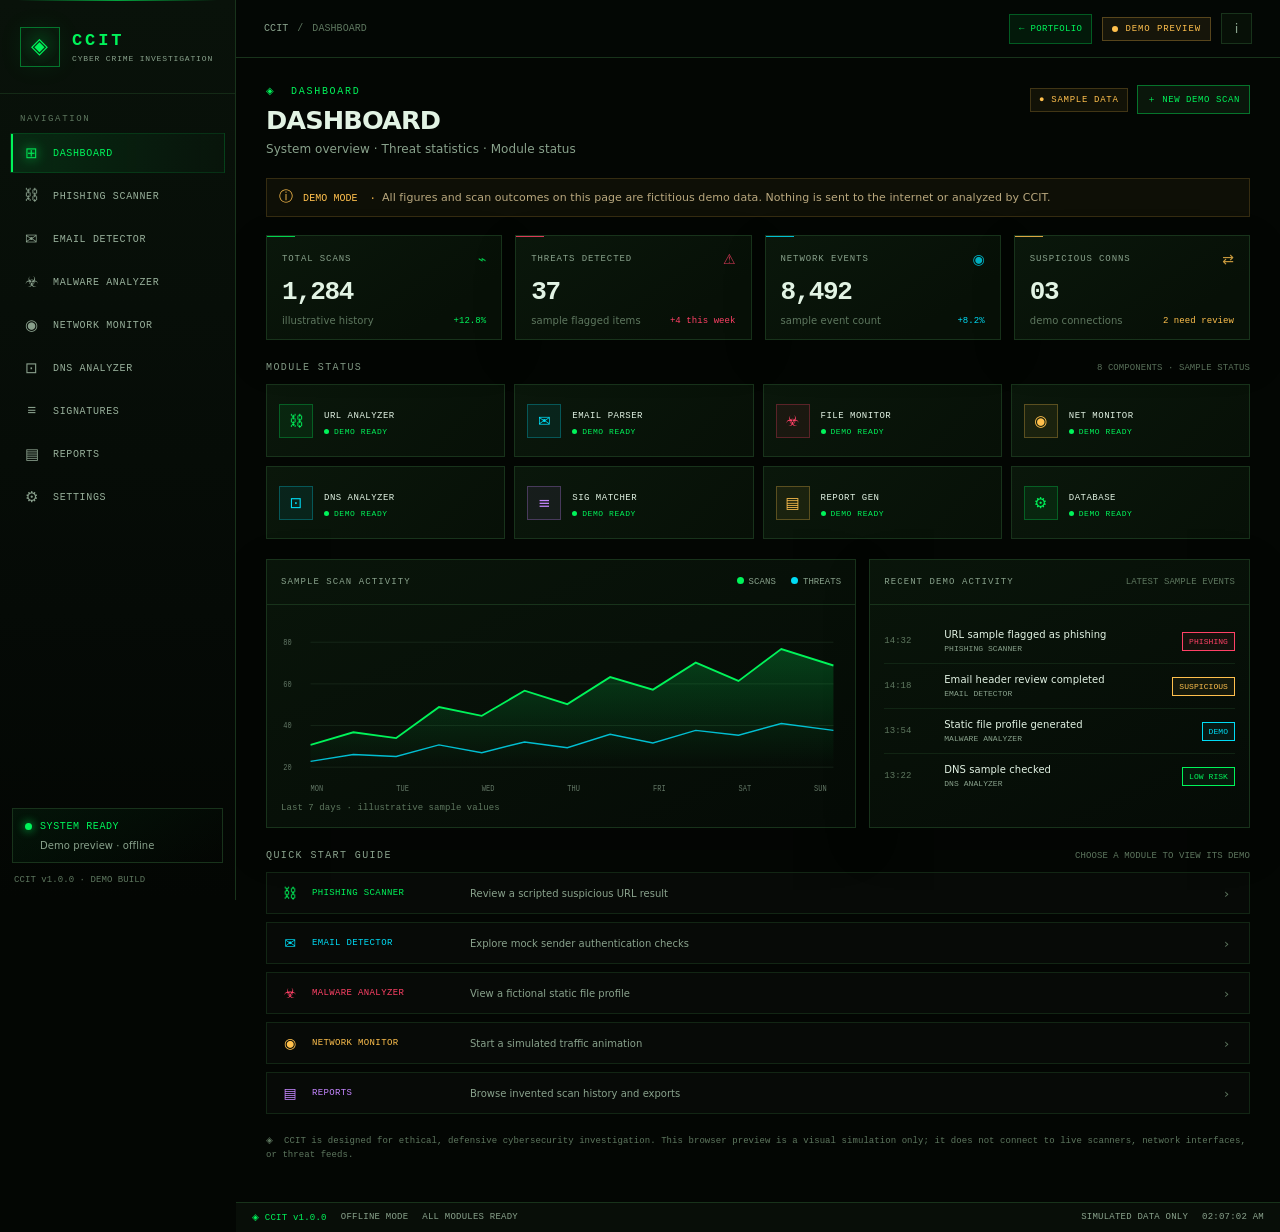
<file: demos/ccit.html>
<!doctype html>
<html lang="en">
<head>
  <meta charset="utf-8">
  <meta name="viewport" content="width=device-width, initial-scale=1">
  <meta name="theme-color" content="#030703">
  <title>CCIT — Cyber Crime Investigation Tool · Demo</title>
  <style>
    :root {
      color-scheme: dark;
      --bg: #030603;
      --surface: #071007;
      --surface-2: #0a170b;
      --surface-3: #0e1e10;
      --border: #18331b;
      --accent: #00f45a;
      --accent-soft: rgba(0,244,90,.1);
      --cyan: #00dcf5;
      --red: #ff4166;
      --amber: #ffc04d;
      --purple: #c586ff;
      --text: #e2f3e4;
      --muted: #89a28c;
      --dim: #5e775f;
      --mono: "SFMono-Regular", Consolas, "Liberation Mono", Menlo, monospace;
      --sans: Inter, ui-sans-serif, system-ui, -apple-system, BlinkMacSystemFont, "Segoe UI", sans-serif;
      --sidebar: 236px;
      --radius: 9px;
      --shadow: 0 16px 42px rgba(0,0,0,.22);
    }
    * { box-sizing: border-box; }
    html, body { width: 100%; min-height: 100%; margin: 0; }
    body {
      background: var(--bg);
      color: var(--text);
      font-family: var(--sans);
      font-size: 13px;
      letter-spacing: .005em;
      -webkit-font-smoothing: antialiased;
    }
    button, input, textarea, select { font: inherit; }
    button { color: inherit; }
    .app-shell { min-height: 100vh; display: grid; grid-template-columns: var(--sidebar) minmax(0,1fr); }
    .sidebar {
      min-height: 100vh;
      position: sticky; top: 0; height: 100vh;
      display: flex; flex-direction: column;
      background: linear-gradient(180deg,#09120a 0%,#050a06 68%,#030603 100%);
      border-right: 1px solid var(--border);
      z-index: 5;
    }
    .brand {
      height: 94px; display: flex; align-items: center; gap: 12px;
      padding: 0 20px; border-bottom: 1px solid rgba(24,51,27,.75);
      position: relative; overflow: hidden;
    }
    .brand::after {
      content: ""; position: absolute; top: 0; left: 18px; right: 18px; height: 1px;
      background: linear-gradient(90deg,transparent,var(--accent),transparent); opacity: .65;
    }
    .brand-mark {
      width: 40px; height: 40px; flex: 0 0 40px; border: 1px solid rgba(0,244,90,.44);
      display: grid; place-items: center; color: var(--accent); font: 22px var(--mono);
      background: radial-gradient(circle at 50% 45%,rgba(0,244,90,.16),transparent 68%);
      box-shadow: inset 0 0 22px rgba(0,244,90,.07),0 0 24px rgba(0,244,90,.07);
    }
    .brand-name { color: var(--accent); font: 700 17px var(--mono); letter-spacing: .17em; }
    .brand-sub { margin-top: 4px; color: var(--muted); font: 8px var(--mono); letter-spacing: .105em; white-space: nowrap; }
    .nav-caption { padding: 20px 20px 9px; color: var(--dim); font: 9px var(--mono); letter-spacing: .18em; }
    .nav { display: flex; flex-direction: column; gap: 3px; padding: 0 10px; }
    .nav-item {
      width: 100%; height: 40px; display: flex; align-items: center; gap: 12px;
      padding: 0 12px; cursor: pointer; border: 1px solid transparent;
      background: transparent; color: #97af9a; text-align: left;
      font: 10px var(--mono); letter-spacing: .065em; transition: .16s ease;
      position: relative;
    }
    .nav-item:hover { color: var(--text); background: rgba(255,255,255,.025); }
    .nav-item.active {
      color: var(--accent); border-color: rgba(0,244,90,.12);
      background: linear-gradient(90deg,rgba(0,244,90,.11),rgba(0,244,90,.018));
      box-shadow: inset 2px 0 var(--accent);
    }
    .nav-icon { width: 18px; text-align: center; font-size: 15px; opacity: .9; }
    .nav-item.active .nav-icon { text-shadow: 0 0 12px var(--accent); }
    .nav-spacer { flex: 1; }
    .sidebar-status {
      margin: 12px; padding: 12px 12px 11px; border: 1px solid var(--border);
      background: linear-gradient(145deg,rgba(0,244,90,.055),rgba(0,0,0,.12));
    }
    .status-line { display: flex; align-items: center; gap: 8px; color: var(--accent); font: 10px var(--mono); letter-spacing: .06em; }
    .pulse-dot { width: 7px; height: 7px; border-radius: 100%; background: var(--accent); box-shadow: 0 0 10px var(--accent); animation: pulse 1.7s infinite; }
    @keyframes pulse { 50% { opacity: .42; box-shadow: 0 0 2px var(--accent); } }
    .status-note { padding: 8px 0 0 15px; color: var(--muted); font-size: 10px; }
    .sidebar-foot { padding: 0 14px 15px; color: var(--dim); font: 9px var(--mono); }
    .main-column { min-width: 0; min-height: 100vh; display: flex; flex-direction: column; }
    .topbar {
      height: 58px; flex: 0 0 58px; display: flex; align-items: center; justify-content: space-between;
      gap: 12px; padding: 0 28px; background: rgba(4,9,5,.88);
      border-bottom: 1px solid var(--border); position: sticky; top: 0; z-index: 4;
      backdrop-filter: blur(12px);
    }
    .breadcrumbs { display: flex; align-items: center; gap: 9px; color: var(--dim); font: 10px var(--mono); }
    .breadcrumbs strong { color: var(--muted); font-weight: 500; }
    .top-actions { display: flex; align-items: center; gap: 10px; }
    .portfolio-back {
      display: inline-flex; align-items: center; justify-content: center; min-height: 30px;
      padding: 0 9px; border: 1px solid rgba(0,244,90,.3); background: rgba(0,244,90,.07);
      color: var(--accent); font: 9px var(--mono); letter-spacing: .04em; text-decoration: none;
      white-space: nowrap; transition: .15s ease;
    }
    .portfolio-back:hover { border-color: var(--accent); background: var(--accent-soft); color: var(--text); }
    .preview-pill {
      display: inline-flex; align-items: center; gap: 7px; padding: 6px 9px;
      color: var(--amber); background: rgba(255,192,77,.075); border: 1px solid rgba(255,192,77,.28);
      font: 9px var(--mono); letter-spacing: .1em; white-space: nowrap;
    }
    .preview-pill .dot { width: 6px; height: 6px; background: var(--amber); border-radius: 100%; }
    .icon-btn {
      width: 31px; height: 31px; display: grid; place-items: center; cursor: pointer;
      background: var(--surface); color: var(--muted); border: 1px solid var(--border);
      transition: .15s;
    }
    .icon-btn:hover { color: var(--accent); border-color: var(--accent); }
    .main-content { width: 100%; max-width: 1680px; margin: 0 auto; padding: 27px 30px 38px; flex: 1; }
    .statusbar {
      min-height: 30px; display: flex; justify-content: space-between; align-items: center; gap: 12px;
      padding: 0 16px; background: #080e08; border-top: 1px solid var(--border);
      color: var(--muted); font: 9px var(--mono); letter-spacing: .025em;
    }
    .statusbar-left, .statusbar-right { display: flex; align-items: center; gap: 14px; }
    .statusbar .accent { color: var(--accent); }
    .page-heading { display: flex; justify-content: space-between; align-items: flex-start; gap: 20px; margin-bottom: 22px; }
    .eyebrow { margin: 0 0 8px; color: var(--accent); font: 10px var(--mono); letter-spacing: .17em; }
    h1 { margin: 0; color: var(--text); font: 600 clamp(21px,2vw,28px) var(--sans); letter-spacing: -.035em; }
    .page-description { margin: 7px 0 0; color: var(--muted); font-size: 12px; }
    .heading-side { display: flex; align-items: center; gap: 9px; }
    .sample-tag {
      display: inline-flex; align-items: center; gap: 6px; color: var(--amber);
      padding: 6px 8px; background: rgba(255,192,77,.06); border: 1px solid rgba(255,192,77,.2);
      font: 9px var(--mono); letter-spacing: .08em; white-space: nowrap;
    }
    .btn {
      min-height: 34px; display: inline-flex; align-items: center; justify-content: center; gap: 7px;
      padding: 0 12px; cursor: pointer; color: var(--accent); background: var(--surface-2);
      border: 1px solid rgba(0,244,90,.42); font: 10px var(--mono); letter-spacing: .065em;
      transition: .16s ease; white-space: nowrap;
    }
    .btn:hover { color: #021005; background: var(--accent); box-shadow: 0 0 18px rgba(0,244,90,.12); }
    .btn.secondary { color: var(--muted); border-color: var(--border); background: var(--surface); }
    .btn.secondary:hover { color: var(--text); border-color: var(--muted); background: var(--surface-2); box-shadow: none; }
    .btn.danger { color: var(--red); border-color: rgba(255,65,102,.38); background: rgba(255,65,102,.055); }
    .btn.danger:hover { color: white; background: var(--red); }
    .btn.small { min-height: 29px; padding: 0 9px; font-size: 9px; }
    .demo-notice {
      display: flex; align-items: flex-start; gap: 10px; margin: 0 0 18px; padding: 10px 12px;
      background: rgba(255,192,77,.045); border: 1px solid rgba(255,192,77,.16);
      color: #b9a87e; font-size: 11px; line-height: 1.55;
    }
    .demo-notice strong { color: var(--amber); font: 10px var(--mono); white-space: nowrap; }
    .demo-notice .notice-icon { color: var(--amber); font-size: 14px; line-height: 1; }
    .grid { display: grid; gap: 13px; }
    .stats-grid { grid-template-columns: repeat(4,minmax(0,1fr)); margin-bottom: 19px; }
    .stat-card {
      min-width: 0; padding: 15px 15px 13px; position: relative; overflow: hidden;
      background: linear-gradient(145deg,var(--surface-2),var(--surface) 76%);
      border: 1px solid var(--border); box-shadow: var(--shadow);
    }
    .stat-card::after { content:""; position:absolute; top:0; left:0; width:28px; height:1px; background:var(--stat-color,var(--accent)); opacity:.85; }
    .stat-top { display: flex; justify-content: space-between; gap: 10px; align-items: center; }
    .stat-label { color: var(--muted); font: 9px var(--mono); letter-spacing: .1em; }
    .stat-icon { color: var(--stat-color,var(--accent)); opacity: .78; font-size: 14px; }
    .stat-value { margin-top: 10px; color: var(--text); font: 600 26px var(--mono); letter-spacing: -.055em; }
    .stat-bottom { display: flex; align-items: center; justify-content: space-between; gap: 8px; margin-top: 8px; color: var(--dim); font-size: 10px; }
    .stat-change { color: var(--stat-color,var(--accent)); font: 9px var(--mono); }
    .section-label { display: flex; justify-content: space-between; align-items: center; gap: 12px; margin: 22px 0 11px; }
    .section-label h2 { margin: 0; color: var(--muted); font: 10px var(--mono); letter-spacing: .14em; }
    .section-label span { color: var(--dim); font: 9px var(--mono); }
    .module-grid { display: grid; grid-template-columns: repeat(4,minmax(0,1fr)); gap: 9px; }
    .module-card {
      min-height: 73px; display: flex; align-items: center; gap: 11px; padding: 12px;
      cursor: pointer; text-align: left; background: linear-gradient(135deg,var(--surface-2),var(--surface));
      border: 1px solid var(--border); transition: .16s ease;
    }
    .module-card:hover { transform: translateY(-1px); border-color: rgba(0,244,90,.42); background: var(--surface-3); }
    .module-icon {
      width: 34px; height: 34px; display: grid; place-items: center; flex: 0 0 34px;
      border: 1px solid color-mix(in srgb,var(--module-color,var(--accent)) 28%,transparent);
      color: var(--module-color,var(--accent)); background: color-mix(in srgb,var(--module-color,var(--accent)) 7%,transparent);
      font-size: 15px;
    }
    .module-title { color: var(--text); font: 9px var(--mono); letter-spacing: .055em; }
    .module-status { display: flex; align-items: center; gap: 5px; margin-top: 6px; color: var(--accent); font: 8px var(--mono); letter-spacing: .07em; }
    .module-status .mini-dot { width: 5px; height: 5px; border-radius: 100%; background: currentColor; }
    .lower-grid { display: grid; grid-template-columns: minmax(0,1.55fr) minmax(260px,1fr); gap: 13px; margin-top: 20px; }
    .panel {
      min-width: 0; background: linear-gradient(155deg,rgba(10,23,11,.88),rgba(5,11,6,.96));
      border: 1px solid var(--border); box-shadow: var(--shadow);
    }
    .panel-head { min-height: 45px; display: flex; align-items: center; justify-content: space-between; gap: 12px; padding: 0 14px; border-bottom: 1px solid var(--border); }
    .panel-title { color: var(--muted); font: 9px var(--mono); letter-spacing: .12em; }
    .panel-subtitle { color: var(--dim); font: 9px var(--mono); }
    .panel-body { padding: 14px; }
    .chart-legend { display:flex; align-items:center; gap:15px; color:var(--muted); font:9px var(--mono); }
    .legend-dot { width:7px; height:7px; display:inline-block; margin-right:5px; border-radius:100%; background:var(--legend-color); }
    .chart-wrap { width: 100%; height: 184px; }
    .chart-wrap svg { width: 100%; height: 100%; overflow: visible; }
    .chart-grid-line { stroke: #18281a; stroke-width: 1; }
    .chart-text { fill: #627665; font: 9px var(--mono); }
    .chart-area { fill: url(#areaGreen); }
    .chart-line { fill: none; stroke: var(--accent); stroke-width: 2; }
    .chart-line2 { fill: none; stroke: var(--cyan); stroke-width: 1.5; opacity: .85; }
    .activity-list { display:flex; flex-direction:column; }
    .activity-row { display:grid; grid-template-columns: 50px 1fr auto; align-items:center; gap:10px; padding:10px 0; border-bottom:1px solid rgba(24,51,27,.6); }
    .activity-row:last-child { border-bottom:0; }
    .activity-time { color: var(--dim); font: 9px var(--mono); }
    .activity-title { overflow:hidden; color: var(--text); font-size:10px; text-overflow:ellipsis; white-space:nowrap; }
    .activity-type { margin-top:4px; color:var(--muted); font:8px var(--mono); }
    .badge { display:inline-flex; align-items:center; padding:4px 6px; border:1px solid currentColor; font:8px var(--mono); white-space:nowrap; }
    .badge.good { color:var(--accent); background:rgba(0,244,90,.055); }
    .badge.warn { color:var(--amber); background:rgba(255,192,77,.055); }
    .badge.bad { color:var(--red); background:rgba(255,65,102,.055); }
    .badge.info { color:var(--cyan); background:rgba(0,220,245,.05); }
    .badge.neutral { color:var(--muted); background:rgba(137,162,140,.05); }
    .quick-list { display:grid; gap:8px; }
    .quick-item {
      display:grid; grid-template-columns:28px 150px minmax(0,1fr) 16px; align-items:center; gap:8px;
      min-height:42px; padding:7px 9px; background:rgba(255,255,255,.014); border:1px solid rgba(24,51,27,.7);
      color:var(--muted); cursor:pointer; text-align:left;
    }
    .quick-item:hover { border-color:rgba(0,244,90,.35); background:rgba(0,244,90,.035); }
    .quick-icon { color:var(--quick-color,var(--accent)); font-size:14px; text-align:center; }
    .quick-name { color:var(--quick-color,var(--text)); font:9px var(--mono); letter-spacing:.04em; }
    .quick-desc { overflow:hidden; color:var(--muted); font-size:10px; text-overflow:ellipsis; white-space:nowrap; }
    .quick-arrow { color:var(--dim); }
    .legal-line { margin: 21px 0 1px; color: var(--dim); font: 9px/1.55 var(--mono); }
    .content-grid { display:grid; grid-template-columns:minmax(0,1fr) minmax(260px,.9fr); gap:13px; }
    .content-grid.wide-left { grid-template-columns:minmax(0,1.25fr) minmax(290px,.75fr); }
    .stack { display:grid; gap:13px; align-content:start; }
    .form-row { display:flex; align-items:center; gap:9px; }
    .form-label { flex:0 0 auto; color:var(--accent); font:10px var(--mono); }
    .input, .select, .textarea {
      width:100%; min-width:0; color:var(--text); background:#030804; border:1px solid var(--border);
      border-bottom:2px solid rgba(0,244,90,.53); border-radius:0; outline:none;
      padding:9px 11px; font:11px var(--mono);
    }
    .input:focus, .select:focus, .textarea:focus { border-color:var(--accent); background:#071007; }
    .textarea { min-height:190px; resize:vertical; line-height:1.55; }
    .input::placeholder, .textarea::placeholder { color:#526b55; }
    .input-inline { flex:1; }
    .scan-disclaimer { margin-top:10px; color:var(--dim); font:9px/1.5 var(--mono); }
    .scan-summary {
      display:grid; grid-template-columns:104px 1fr; align-items:center; gap:14px; padding:14px;
      background:linear-gradient(135deg,var(--surface-2),var(--surface)); border:1px solid var(--border);
    }
    .score-ring {
      width:91px; height:91px; display:grid; place-items:center; position:relative; border-radius:50%;
      background:conic-gradient(var(--score-color,var(--red)) calc(var(--score,92)*1%),#1b281d 0);
    }
    .score-ring::before { content:""; position:absolute; inset:7px; border-radius:50%; background:var(--surface); border:1px solid var(--border); }
    .score-inner { z-index:1; text-align:center; color:var(--text); font:19px var(--mono); }
    .score-inner small { display:block; margin-top:3px; color:var(--muted); font:8px var(--mono); letter-spacing:.08em; }
    .verdict-label { margin-bottom:7px; color:var(--muted); font:9px var(--mono); letter-spacing:.1em; }
    .verdict { color:var(--red); font:700 15px var(--mono); letter-spacing:.04em; }
    .summary-meta { margin-top:8px; color:var(--muted); font:9px/1.6 var(--mono); overflow-wrap:anywhere; }
    .mini-stats { display:grid; grid-template-columns:repeat(4,minmax(0,1fr)); gap:8px; }
    .mini-stat { padding:10px 9px; border:1px solid var(--border); background:var(--surface); }
    .mini-stat-label { color:var(--muted); font:8px var(--mono); letter-spacing:.055em; }
    .mini-stat-value { margin-top:7px; color:var(--text); font:17px var(--mono); }
    .indicator-list { display:grid; gap:0; }
    .indicator {
      display:flex; align-items:flex-start; gap:9px; padding:9px 0; border-bottom:1px solid rgba(24,51,27,.6);
      color:var(--muted); font-size:10px; line-height:1.45;
    }
    .indicator:last-child { border-bottom:0; }
    .indicator-mark { color:var(--red); font:12px var(--mono); }
    .indicator b { display:block; color:var(--text); font-weight:500; }
    .indicator small { display:block; margin-top:3px; color:var(--dim); font:9px var(--mono); }
    .tabs { display:flex; gap:0; overflow:auto; padding:0 10px; border-bottom:1px solid var(--border); }
    .tab {
      flex:0 0 auto; padding:12px 11px 10px; border:0; border-bottom:2px solid transparent;
      background:transparent; color:var(--muted); cursor:pointer; font:9px var(--mono); letter-spacing:.045em;
    }
    .tab:hover { color:var(--text); }
    .tab.active { color:var(--accent); border-bottom-color:var(--accent); }
    .tab-content { min-height:175px; padding:13px; }
    .data-table-wrap { width:100%; overflow:auto; }
    .data-table { width:100%; border-collapse:collapse; min-width:440px; }
    .data-table th { padding:8px 9px; text-align:left; color:var(--accent); background:#0c190d; border-bottom:1px solid rgba(0,244,90,.35); font:8px var(--mono); letter-spacing:.08em; white-space:nowrap; }
    .data-table td { padding:9px; color:var(--muted); border-bottom:1px solid rgba(24,51,27,.63); font:9px var(--mono); vertical-align:top; }
    .data-table tr:nth-child(even) td { background:rgba(255,255,255,.012); }
    .data-table tr:last-child td { border-bottom:0; }
    .data-table td.strong { color:var(--text); }
    .mono-block { margin:0; padding:12px; min-height:145px; overflow:auto; color:var(--accent); background:#020503; border:1px solid var(--border); font:9px/1.65 var(--mono); white-space:pre-wrap; }
    .toolbar { display:flex; align-items:center; gap:8px; flex-wrap:wrap; margin:14px 0; }
    .toolbar .input { max-width:330px; }
    .toolbar .select { width:auto; min-width:145px; }
    .progress-track { height:4px; overflow:hidden; background:#142117; }
    .progress-fill { height:100%; width:0; background:var(--accent); box-shadow:0 0 14px var(--accent); transition:width .22s ease; }
    .result-empty { min-height:140px; display:grid; place-items:center; text-align:center; color:var(--dim); font:10px/1.6 var(--mono); }
    .result-empty b { display:block; color:var(--muted); font-weight:500; }
    .theme-options { display:grid; grid-template-columns:repeat(2,minmax(0,1fr)); gap:10px; }
    .theme-choice {
      min-height:64px; display:flex; align-items:center; gap:11px; padding:12px; cursor:pointer;
      border:1px solid var(--border); background:var(--surface); text-align:left;
    }
    .theme-choice:hover, .theme-choice.selected { border-color:var(--accent); background:var(--accent-soft); }
    .theme-swatch { width:26px; height:26px; border:1px solid rgba(255,255,255,.2); box-shadow:0 0 14px color-mix(in srgb,var(--swatch) 25%,transparent); background:var(--swatch); }
    .theme-choice strong { display:block; color:var(--text); font:10px var(--mono); }
    .theme-choice small { display:block; margin-top:4px; color:var(--muted); font-size:9px; }
    .settings-row { display:flex; align-items:center; justify-content:space-between; gap:14px; padding:13px 0; border-bottom:1px solid rgba(24,51,27,.6); }
    .settings-row:last-child { border-bottom:0; }
    .settings-row strong { display:block; color:var(--text); font-size:11px; font-weight:500; }
    .settings-row small { display:block; margin-top:4px; color:var(--muted); font-size:10px; }
    .toggle { width:35px; height:19px; padding:2px; border:1px solid var(--border); background:#101a11; cursor:pointer; }
    .toggle::after { content:""; display:block; width:13px; height:13px; background:var(--muted); transition:.16s; }
    .toggle.on { border-color:rgba(0,244,90,.5); background:rgba(0,244,90,.12); }
    .toggle.on::after { transform:translateX(15px); background:var(--accent); box-shadow:0 0 8px var(--accent); }
    .empty-note { padding:20px; text-align:center; color:var(--dim); font:10px var(--mono); }
    .toast {
      position:fixed; right:22px; bottom:46px; z-index:20; max-width:min(410px,calc(100vw - 28px));
      padding:12px 14px; color:var(--text); background:#0c190d; border:1px solid var(--accent);
      box-shadow:0 8px 36px rgba(0,0,0,.5); font:10px/1.5 var(--mono);
      opacity:0; transform:translateY(8px); pointer-events:none; transition:.2s;
    }
    .toast.show { opacity:1; transform:translateY(0); }
    .table-search { max-width:250px; }
    .inline-status { display:inline-flex; align-items:center; gap:6px; color:var(--muted); font:9px var(--mono); }
    .inline-status .pulse-dot { width:6px; height:6px; }
    .theme-ghost {
      color-scheme:light;
      --bg:#eef2ed; --surface:#fff; --surface-2:#e4ebe3; --surface-3:#d8e2d7;
      --border:#bdcdbd; --accent:#007c35; --accent-soft:rgba(0,124,53,.08);
      --cyan:#006d89; --red:#be2446; --amber:#956000; --purple:#762dab;
      --text:#15251a; --muted:#536c59; --dim:#718375;
    }
    .theme-blue {
      --bg:#03080d; --surface:#06111c; --surface-2:#0a1a29; --surface-3:#102537;
      --border:#15344a; --accent:#35b9ff; --accent-soft:rgba(53,185,255,.1);
      --cyan:#00e3c5; --red:#ff6f45; --amber:#ffbc55; --purple:#ff64bf;
      --text:#e1f2ff; --muted:#8eafc3; --dim:#59778b;
    }
    .theme-red {
      --bg:#090405; --surface:#14090b; --surface-2:#1e0d10; --surface-3:#2c1116;
      --border:#451a23; --accent:#ff315c; --accent-soft:rgba(255,49,92,.1);
      --cyan:#ff57db; --red:#ff702f; --amber:#ffc14e; --purple:#bb73ff;
      --text:#ffe8ec; --muted:#bf8994; --dim:#79505a;
    }
    @media (max-width:1180px) {
      :root { --sidebar:218px; }
      .main-content { padding:23px 22px 32px; }
      .module-grid { grid-template-columns:repeat(2,minmax(0,1fr)); }
      .quick-item { grid-template-columns:26px 130px minmax(0,1fr) 14px; }
    }
    @media (max-width:850px) {
      :root { --sidebar:70px; }
      .brand { justify-content:center; padding:0; height:75px; }
      .brand-copy, .nav-caption, .nav-label, .sidebar-status, .sidebar-foot { display:none; }
      .brand-mark { width:38px; height:38px; flex-basis:38px; }
      .nav { padding:12px 8px; }
      .nav-item { justify-content:center; padding:0; }
      .nav-icon { font-size:17px; }
      .nav-item .nav-label { display:none; }
      .stats-grid { grid-template-columns:repeat(2,minmax(0,1fr)); }
      .lower-grid, .content-grid, .content-grid.wide-left { grid-template-columns:1fr; }
      .topbar { padding:0 17px; }
      .main-content { padding:20px 17px 28px; }
    }
    @media (max-width:560px) {
      :root { --sidebar:54px; }
      .brand { height:62px; }
      .brand-mark { width:33px; height:33px; flex-basis:33px; font-size:19px; }
      .nav { padding:9px 5px; }
      .nav-item { height:39px; }
      .topbar { height:50px; flex-basis:50px; padding:0 10px; }
      .breadcrumbs { font-size:8px; }
      .preview-pill { padding:5px 6px; font-size:8px; }
      .portfolio-back { min-height:28px; padding:0 6px; font-size:8px; }
      .top-actions { gap:5px; }
      .top-actions .icon-btn { width:28px; height:28px; }
      .main-content { padding:18px 12px 23px; }
      .page-heading { flex-direction:column; gap:10px; margin-bottom:16px; }
      .heading-side { width:100%; justify-content:space-between; }
      .stats-grid { gap:8px; }
      .stat-card { padding:11px; }
      .stat-value { font-size:22px; }
      .module-grid { gap:7px; }
      .module-card { min-height:66px; gap:7px; padding:8px; }
      .module-icon { width:29px; height:29px; flex-basis:29px; }
      .module-title { font-size:8px; }
      .lower-grid { gap:9px; }
      .quick-item { grid-template-columns:24px minmax(90px, .9fr) minmax(0,1.3fr) 12px; gap:5px; }
      .quick-name { font-size:8px; }
      .quick-desc { font-size:9px; }
      .mini-stats { grid-template-columns:repeat(2,minmax(0,1fr)); }
      .scan-summary { grid-template-columns:82px 1fr; gap:10px; padding:11px; }
      .score-ring { width:76px; height:76px; }
      .statusbar { align-items:flex-start; padding:7px 9px; font-size:8px; }
      .statusbar-left, .statusbar-right { gap:6px; flex-wrap:wrap; }
      .demo-notice { font-size:10px; }
      .demo-notice strong { font-size:9px; }
      .theme-options { grid-template-columns:1fr; }
    }
    @media (prefers-reduced-motion:reduce) {
      *, *::before, *::after { scroll-behavior:auto !important; animation-duration:.01ms !important; animation-iteration-count:1 !important; transition-duration:.01ms !important; }
    }
  </style>
</head>
<body>
  <div class="app-shell">
    <aside class="sidebar" aria-label="CCIT navigation">
      <div class="brand">
        <div class="brand-mark">◈</div>
        <div class="brand-copy">
          <div class="brand-name">CCIT</div>
          <div class="brand-sub">CYBER CRIME INVESTIGATION</div>
        </div>
      </div>
      <div class="nav-caption">NAVIGATION</div>
      <nav class="nav" id="mainNav">
        <button class="nav-item active" data-page="dashboard" title="Dashboard"><span class="nav-icon">⊞</span><span class="nav-label">DASHBOARD</span></button>
        <button class="nav-item" data-page="phishing" title="Phishing Scanner"><span class="nav-icon">⛓</span><span class="nav-label">PHISHING SCANNER</span></button>
        <button class="nav-item" data-page="email" title="Email Detector"><span class="nav-icon">✉</span><span class="nav-label">EMAIL DETECTOR</span></button>
        <button class="nav-item" data-page="malware" title="Malware Analyzer"><span class="nav-icon">☣</span><span class="nav-label">MALWARE ANALYZER</span></button>
        <button class="nav-item" data-page="network" title="Network Monitor"><span class="nav-icon">◉</span><span class="nav-label">NETWORK MONITOR</span></button>
        <button class="nav-item" data-page="dns" title="DNS Analyzer"><span class="nav-icon">⊡</span><span class="nav-label">DNS ANALYZER</span></button>
        <button class="nav-item" data-page="signatures" title="Signatures"><span class="nav-icon">≡</span><span class="nav-label">SIGNATURES</span></button>
        <button class="nav-item" data-page="reports" title="Reports"><span class="nav-icon">▤</span><span class="nav-label">REPORTS</span></button>
        <button class="nav-item" data-page="settings" title="Settings"><span class="nav-icon">⚙</span><span class="nav-label">SETTINGS</span></button>
      </nav>
      <div class="nav-spacer"></div>
      <div class="sidebar-status">
        <div class="status-line"><span class="pulse-dot"></span> SYSTEM READY</div>
        <div class="status-note">Demo preview · offline</div>
      </div>
      <div class="sidebar-foot">CCIT v1.0.0 · DEMO BUILD</div>
    </aside>
    <div class="main-column">
      <header class="topbar">
        <div class="breadcrumbs"><strong>CCIT</strong><span>/</span><span id="crumb">DASHBOARD</span></div>
        <div class="top-actions">
          <a class="portfolio-back" href="../index.html#projects" aria-label="Back to Cyber Taqi portfolio projects">← PORTFOLIO</a>
          <span class="preview-pill"><span class="dot"></span> DEMO PREVIEW</span>
          <button class="icon-btn" data-action="about" title="About this preview" aria-label="About this preview">i</button>
        </div>
      </header>
      <main class="main-content" id="appContent" tabindex="-1"></main>
      <footer class="statusbar">
        <div class="statusbar-left"><span class="accent">◈ CCIT v1.0.0</span><span>OFFLINE MODE</span><span>ALL MODULES READY</span></div>
        <div class="statusbar-right"><span>SIMULATED DATA ONLY</span><span id="clock"></span></div>
      </footer>
    </div>
  </div>
  <div id="toast" class="toast" role="status" aria-live="polite"></div>
  <script>
    "use strict";
    const pageInfo = {
      dashboard: ["DASHBOARD", "System overview · Threat statistics · Module status"],
      phishing: ["PHISHING SCANNER", "Analyze a sample URL for credential theft indicators"],
      email: ["EMAIL DETECTOR", "Inspect a sample message for spoofing and phishing signals"],
      malware: ["MALWARE ANALYZER", "Static file-analysis interface · sample results only"],
      network: ["NETWORK MONITOR", "Connections · traffic charts · illustrative threat log"],
      dns: ["DNS ANALYZER", "Domain records · DGA indicators · sample DNS response"],
      signatures: ["SIGNATURES", "Built-in rule browser · illustrative sample signatures"],
      reports: ["REPORTS & HISTORY", "Sample scan history · report export preview"],
      settings: ["SETTINGS", "Preview theme and interface preferences"]
    };
    const state = {
      page: "dashboard",
      theme: "neon",
      phishTab: "SCAN LOG",
      emailTab: "HEADERS",
      malwareTab: "STATIC INFO",
      dnsTab: "DNS RECORDS",
      reportTab: "SCAN HISTORY",
      scanRunning: false,
      monitoring: false,
      networkTick: 0,
      signatureQuery: "",
      signatureCategory: "All Categories",
      signatureSeverity: "All Severities",
      preferences: { scanMotion: true, sampleAlerts: true }
    };
    const signatureRows = [
      ["CCIT-DEMO-001","Suspicious PowerShell Chain","Execution","HIGH","Illustrative encoded-command pattern"],
      ["CCIT-DEMO-002","Credential Form Exfiltration","Phishing","CRITICAL","Illustrative form-post destination mismatch"],
      ["CCIT-DEMO-003","Packed PE High Entropy","Malware","HIGH","Illustrative packed executable entropy rule"],
      ["CCIT-DEMO-004","Known Test EICAR String","Malware","MEDIUM","Harmless industry-standard test string"],
      ["CCIT-DEMO-005","Rapidly Rotating DNS Answers","Network","MEDIUM","Illustrative fast-flux response pattern"],
      ["CCIT-DEMO-006","Suspicious Startup Persistence","Persistence","HIGH","Illustrative unusual run-key location"],
      ["CCIT-DEMO-007","Credential Theft API Usage","Credential Access","CRITICAL","Illustrative credential-access behavior"],
      ["CCIT-DEMO-008","Unusual Outbound Port","Network","LOW","Illustrative uncommon service-port connection"],
      ["CCIT-DEMO-009","Fake Login Brand Mismatch","Phishing","HIGH","Illustrative look-alike domain indicator"],
      ["CCIT-DEMO-010","Document Macro Dropper","Execution","HIGH","Illustrative macro-to-script execution chain"],
      ["CCIT-DEMO-011","Unusual DNS Label Entropy","DNS","MEDIUM","Illustrative high-entropy subdomain signal"],
      ["CCIT-DEMO-012","Unsigned Binary in Startup","Persistence","MEDIUM","Illustrative unsigned autostart binary"]
    ];
    const categories = ["All Categories", ...new Set(signatureRows.map(row => row[2]))];
    const content = document.getElementById("appContent");
    const esc = value => String(value ?? "").replace(/[&<>"']/g, ch => ({ "&":"&amp;","<":"&lt;",">":"&gt;",'"':"&quot;","'":"&#39;" }[ch]));
    const badge = (text, tone="neutral") => `<span class="badge ${tone}">${esc(text)}</span>`;
    const heading = (name, description, right="") => `
      <div class="page-heading">
        <div><p class="eyebrow">◈ &nbsp;${esc(name)}</p><h1>${esc(name.replace(/^\[.*?\]\s*/, ""))}</h1><p class="page-description">${esc(description)}</p></div>
        <div class="heading-side"><span class="sample-tag">● SAMPLE DATA</span>${right}</div>
      </div>`;
    const notice = (text="All figures and scan outcomes on this page are fictitious demo data. Nothing is sent to the internet or analyzed by CCIT.") =>
      `<div class="demo-notice"><span class="notice-icon">ⓘ</span><div><strong>DEMO MODE &nbsp;·&nbsp;</strong>${esc(text)}</div></div>`;
    const panel = (title, body, note="") => `<section class="panel"><div class="panel-head"><span class="panel-title">${esc(title)}</span>${note ? `<span class="panel-subtitle">${esc(note)}</span>` : ""}</div><div class="panel-body">${body}</div></section>`;
    const stat = (label,value,detail,change,color,icon) => `<div class="stat-card" style="--stat-color:${color}"><div class="stat-top"><span class="stat-label">${esc(label)}</span><span class="stat-icon">${icon}</span></div><div class="stat-value">${esc(value)}</div><div class="stat-bottom"><span>${esc(detail)}</span><span class="stat-change">${esc(change)}</span></div></div>`;
    const sectionLabel = (title, note="") => `<div class="section-label"><h2>${esc(title)}</h2><span>${esc(note)}</span></div>`;
    const table = (headers, rows) => `<div class="data-table-wrap"><table class="data-table"><thead><tr>${headers.map(h=>`<th>${esc(h)}</th>`).join("")}</tr></thead><tbody>${rows.map(row=>`<tr>${row.map(cell=>`<td>${cell && cell.html ? cell.html : esc(cell)}</td>`).join("")}</tr>`).join("")}</tbody></table></div>`;
    const tabs = (group, choices, active) => `<div class="tabs" role="tablist">${choices.map(name=>`<button role="tab" aria-selected="${name===active}" class="tab ${name===active?"active":""}" data-tab-group="${group}" data-tab="${esc(name)}">${esc(name)}</button>`).join("")}</div>`;
    const demoSummary = (score, verdict, target, tone="bad") => `
      <div class="scan-summary">
        <div class="score-ring" style="--score:${score};--score-color:${tone==="bad"?"var(--red)":tone==="warn"?"var(--amber)":"var(--accent)"}">
          <div class="score-inner">${score}<small>RISK / 100</small></div>
        </div>
        <div><div class="verdict-label">SIMULATED VERDICT</div><div class="verdict" style="color:${tone==="bad"?"var(--red)":tone==="warn"?"var(--amber)":"var(--accent)"}">${esc(verdict)}</div>
          <div class="summary-meta">Sample target: ${esc(target)}<br>Local scenario · not a real scan</div></div>
      </div>`;
    const indicators = entries => `<div class="indicator-list">${entries.map(([title,desc])=>`<div class="indicator"><span class="indicator-mark">⚠</span><div><b>${esc(title)}</b><small>${esc(desc)}</small></div></div>`).join("")}</div>`;
    const chartSvg = () => `
      <div class="chart-wrap">
        <svg viewBox="0 0 720 190" preserveAspectRatio="none" role="img" aria-label="Illustrative weekly scan activity chart">
          <defs><linearGradient id="areaGreen" x1="0" x2="0" y1="0" y2="1"><stop offset="0%" stop-color="var(--accent)" stop-opacity=".22"/><stop offset="100%" stop-color="var(--accent)" stop-opacity="0"/></linearGradient></defs>
          <line x1="38" y1="24" x2="710" y2="24" class="chart-grid-line"/><line x1="38" y1="67" x2="710" y2="67" class="chart-grid-line"/>
          <line x1="38" y1="110" x2="710" y2="110" class="chart-grid-line"/><line x1="38" y1="153" x2="710" y2="153" class="chart-grid-line"/>
          <text x="3" y="27" class="chart-text">80</text><text x="3" y="70" class="chart-text">60</text><text x="3" y="113" class="chart-text">40</text><text x="3" y="156" class="chart-text">20</text>
          <path d="M38 130 L93 117 L148 123 L203 91 L258 100 L313 74 L368 88 L423 60 L478 73 L533 45 L588 64 L643 31 L710 48 L710 153 L38 153 Z" class="chart-area"/>
          <path d="M38 130 L93 117 L148 123 L203 91 L258 100 L313 74 L368 88 L423 60 L478 73 L533 45 L588 64 L643 31 L710 48" class="chart-line"/>
          <path d="M38 147 L93 140 L148 142 L203 130 L258 138 L313 127 L368 133 L423 119 L478 128 L533 115 L588 120 L643 108 L710 115" class="chart-line2"/>
          <text x="38" y="178" class="chart-text">MON</text><text x="148" y="178" class="chart-text">TUE</text><text x="258" y="178" class="chart-text">WED</text><text x="368" y="178" class="chart-text">THU</text><text x="478" y="178" class="chart-text">FRI</text><text x="588" y="178" class="chart-text">SAT</text><text x="685" y="178" class="chart-text">SUN</text>
        </svg>
      </div>`;

    function dashboardPage() {
      const modules = [
        ["⛓","URL ANALYZER","phishing","var(--accent)"],["✉","EMAIL PARSER","email","var(--cyan)"],
        ["☣","FILE MONITOR","malware","var(--red)"],["◉","NET MONITOR","network","var(--amber)"],
        ["⊡","DNS ANALYZER","dns","var(--cyan)"],["≡","SIG MATCHER","signatures","var(--purple)"],
        ["▤","REPORT GEN","reports","var(--amber)"],["⚙","DATABASE","settings","var(--accent)"]
      ];
      const activity = [
        ["14:32","URL sample flagged as phishing","PHISHING SCANNER",["PHISHING","bad"]],
        ["14:18","Email header review completed","EMAIL DETECTOR",["SUSPICIOUS","warn"]],
        ["13:54","Static file profile generated","MALWARE ANALYZER",["DEMO","info"]],
        ["13:22","DNS sample checked","DNS ANALYZER",["LOW RISK","good"]]
      ];
      return `${heading("DASHBOARD","System overview · Threat statistics · Module status",`<button class="btn small" data-action="new-scan">＋ NEW DEMO SCAN</button>`)}
        ${notice()}
        <div class="grid stats-grid">
          ${stat("TOTAL SCANS","1,284","illustrative history","+12.8%", "var(--accent)","⌁")}
          ${stat("THREATS DETECTED","37","sample flagged items","+4 this week","var(--red)","⚠")}
          ${stat("NETWORK EVENTS","8,492","sample event count","+8.2%", "var(--cyan)","◉")}
          ${stat("SUSPICIOUS CONNS","03","demo connections","2 need review","var(--amber)","⇄")}
        </div>
        ${sectionLabel("MODULE STATUS","8 COMPONENTS · SAMPLE STATUS")}
        <div class="module-grid">${modules.map(([icon,name,page,color])=>`<button class="module-card" data-page="${page}" style="--module-color:${color}"><span class="module-icon">${icon}</span><span><span class="module-title">${name}</span><span class="module-status"><i class="mini-dot"></i> DEMO READY</span></span></button>`).join("")}</div>
        <div class="lower-grid">
          ${`<section class="panel"><div class="panel-head"><span class="panel-title">SAMPLE SCAN ACTIVITY</span><div class="chart-legend"><span><i class="legend-dot" style="--legend-color:var(--accent)"></i>SCANS</span><span><i class="legend-dot" style="--legend-color:var(--cyan)"></i>THREATS</span></div></div><div class="panel-body">${chartSvg()}<div class="panel-subtitle">Last 7 days · illustrative sample values</div></div></section>`}
          ${panel("RECENT DEMO ACTIVITY",`<div class="activity-list">${activity.map(([time,title,type,[tag,tone]])=>`<div class="activity-row"><span class="activity-time">${time}</span><div><div class="activity-title">${title}</div><div class="activity-type">${type}</div></div>${badge(tag,tone)}</div>`).join("")}</div>`,"LATEST SAMPLE EVENTS")}
        </div>
        ${sectionLabel("QUICK START GUIDE","CHOOSE A MODULE TO VIEW ITS DEMO")}
        <div class="quick-list">
          ${[
            ["⛓","PHISHING SCANNER","Review a scripted suspicious URL result","phishing","var(--accent)"],
            ["✉","EMAIL DETECTOR","Explore mock sender authentication checks","email","var(--cyan)"],
            ["☣","MALWARE ANALYZER","View a fictional static file profile","malware","var(--red)"],
            ["◉","NETWORK MONITOR","Start a simulated traffic animation","network","var(--amber)"],
            ["▤","REPORTS","Browse invented scan history and exports","reports","var(--purple)"]
          ].map(([icon,name,desc,page,color])=>`<button class="quick-item" data-page="${page}" style="--quick-color:${color}"><span class="quick-icon">${icon}</span><span class="quick-name">${name}</span><span class="quick-desc">${desc}</span><span class="quick-arrow">›</span></button>`).join("")}
        </div>
        <p class="legal-line">◈ &nbsp;CCIT is designed for ethical, defensive cybersecurity investigation. This browser preview is a visual simulation only; it does not connect to live scanners, network interfaces, or threat feeds.</p>`;
    }

    function phishDetail(tab) {
      const map = {
        "SCAN LOG": `<pre class="mono-block">[14:32:08] DEMO MODE — no network requests will be made
[14:32:09] Loading sample URL analysis profile...
[14:32:10] URL structure: look-alike brand token detected
[14:32:10] TLS, DNS, page content: illustrative values only
[14:32:11] SIMULATED RESULT: PHISHING · risk 92/100
[14:32:11] No target contacted. No real analysis performed.</pre>`,
        "SSL/TLS": table(["FIELD","SAMPLE VALUE"],[["HTTPS","No — sample profile"],["Certificate","Not present in mock scenario"],["Issuer","—"],["Expiry","—"],["Transport security","Illustrative only"]]),
        "DNS": table(["FIELD","SAMPLE VALUE"],[["Hostname","paypa1-secure-login.demo.invalid"],["Example address","192.0.2.44 (documentation range)"],["Resolution","Mock response"],["TLD","demo.invalid"],["Lookup","Not performed"]]),
        "FORMS": table(["ACTION","PASSWORD FIELD","FLAG","REASON"],[["/collect/login","Yes",badge("YES","bad"),"Sample destination differs from displayed brand"]]),
        "SCRIPTS": table(["PATTERN","SAMPLE NOTE"],[["Obfuscated submit handler","Illustrative pattern only"],["External script host","Not loaded or contacted"]]),
        "EXFILTRATION": table(["TYPE","SAMPLE DESTINATION","STATUS"],[["Form post","collector.demo.invalid",badge("MOCK INDICATOR","warn")]])
      };
      return map[tab] || map["SCAN LOG"];
    }
    function phishingPage() {
      const target = state.phishTarget || "http://paypa1-secure-login.demo.invalid/verify/account";
      return `${heading("PHISHING WEBSITE SCANNER","Analyze URLs for phishing, credential theft, and suspicious form behavior")}
        ${notice("The sample scan button plays a local scripted scenario. URLs are never opened, resolved, or sent anywhere.")}
        <div class="panel" style="margin-bottom:13px"><div class="panel-body">
          <div class="form-row"><label class="form-label" for="phishTarget">TARGET URL:</label><input id="phishTarget" class="input input-inline" value="${esc(target)}" placeholder="https://example.com"><button class="btn" data-action="phish-scan">⌕ &nbsp;[ SCAN ]</button><button class="btn secondary" data-action="phish-demo">DEMO</button></div>
          <div class="scan-disclaimer">LOCAL DEMO ONLY · Clicking scan does not access the entered address.</div>
          <div class="progress-track" style="margin-top:12px"><div class="progress-fill" id="scanProgress"></div></div>
        </div></div>
        <div class="content-grid wide-left">
          <div class="stack">
            ${demoSummary(state.phishScore || 92,state.phishVerdict || "PHISHING",target,"bad")}
            <div class="mini-stats">${[["REDIRECTS","3"],["FORMS","1"],["SCRIPTS","4"],["EXFIL ENDPOINTS","1"]].map(([l,v])=>`<div class="mini-stat"><div class="mini-stat-label">${l}</div><div class="mini-stat-value">${v}</div></div>`).join("")}</div>
            ${panel("THREAT INDICATORS",indicators([["Look-alike brand token","Sample hostname uses a character substitution"],["Credential collection form","Illustrative form posts to a different domain"],["Redirect chain","Three fictional hops in this sample profile"],["Newly observed domain","Mock reputation field — not checked live"]]),"SCRIPTED SCENARIO")}
          </div>
          <div class="panel"><div class="panel-head"><span class="panel-title">ANALYSIS DETAILS</span><span class="panel-subtitle">SAMPLE PROFILE</span></div>
            ${tabs("phish",["SSL/TLS","DNS","FORMS","SCRIPTS","EXFILTRATION","SCAN LOG"],state.phishTab)}
            <div class="tab-content">${phishDetail(state.phishTab)}</div>
          </div>
        </div>`;
    }

    const demoEmail = `From: "PayPal Security" <security@paypa1-confirm.demo.invalid>
Reply-To: collect@sample-mail.demo.invalid
To: analyst@example.invalid
Subject: Urgent: Verify your account
Date: Mon, 05 Jan 2026 03:22:11 +0000
Message-ID: <demo-phish-001@sample-mail.demo.invalid>
X-Mailer: ExampleMailer/3.2

Dear Customer,

Your account has been temporarily restricted. Please verify your details
immediately using the sample link below:
http://paypa1-confirm.demo.invalid/verify?sample=1

This is fictional demonstration content.`;
    function emailDetail(tab) {
      const map = {
        "HEADERS": table(["HEADER","SAMPLE VALUE"],[["From","security@paypa1-confirm.demo.invalid"],["Reply-To","collect@sample-mail.demo.invalid"],["Subject","Urgent: Verify your account"],["X-Mailer","ExampleMailer/3.2"],["Authentication","Mock: SPF fail · DKIM missing · DMARC fail"]]),
        "LINKS": table(["URL","FLAG","SAMPLE REASON"],[["paypa1-confirm.demo.invalid/verify",badge("YES","bad"),"Look-alike host in fictional message"]]),
        "ATTACHMENTS": table(["FILENAME","TYPE","SAMPLE RISK"],[["account_statement.zip","ZIP",badge("REVIEW","warn")]]),
        "SCAN LOG": `<pre class="mono-block">[14:18:02] DEMO MODE — parsing fictional RFC 2822 sample
[14:18:03] Header alignment: sample mismatch
[14:18:03] SPF / DKIM / DMARC: illustrative failures
[14:18:04] SIMULATED RESULT: SUSPICIOUS · risk 84/100
[14:18:04] No email server contacted. No real analysis performed.</pre>`
      };
      return map[tab] || map.HEADERS;
    }
    function emailPage() {
      return `${heading("PHISHING EMAIL DETECTOR","Paste or load a sample email to inspect spoofing and phishing signals")}
        ${notice("Sample email text and authentication results are fictional. Analysis runs only as a scripted browser demo.")}
        <div class="toolbar"><button class="btn" data-action="email-analyze">⌕ &nbsp;[ ANALYZE ]</button><button class="btn secondary" data-action="email-demo">DEMO EMAIL</button><label class="btn secondary" for="emailFile">OPEN .EML</label><input id="emailFile" type="file" accept=".eml,.txt,message/rfc822" hidden><button class="btn secondary" data-action="email-export">[ EXPORT HTML ]</button><button class="btn secondary" data-action="email-clear">CLEAR</button></div>
        <div class="content-grid wide-left">
          <div class="stack">
            ${panel("RAW EMAIL INPUT",`<textarea id="emailInput" class="textarea" spellcheck="false" placeholder="Paste a raw email sample here…">${esc(state.emailText ?? demoEmail)}</textarea><div class="scan-disclaimer">Input stays in this browser tab and is not uploaded.</div>`)}
            ${demoSummary(state.emailScore || 84,state.emailVerdict || "SUSPICIOUS","sample-message.eml","warn")}
            <div class="mini-stats">${[["SUSPICIOUS LINKS","1"],["ATTACHMENTS","1"],["TRACKING PIXELS","0"],["SPF / DKIM","FAIL / NONE"]].map(([l,v])=>`<div class="mini-stat"><div class="mini-stat-label">${l}</div><div class="mini-stat-value" style="font-size:13px">${v}</div></div>`).join("")}</div>
            ${panel("AUTHENTICATION CHECKS",`<div style="display:flex;gap:8px;flex-wrap:wrap">${badge("SPF · FAIL","bad")}${badge("DKIM · MISSING","warn")}${badge("DMARC · FAIL","bad")}</div>`,"SIMULATED")}
          </div>
          <div class="panel"><div class="panel-head"><span class="panel-title">MESSAGE DETAILS</span><span class="panel-subtitle">SAMPLE PROFILE</span></div>
            ${tabs("email",["HEADERS","LINKS","ATTACHMENTS","SCAN LOG"],state.emailTab)}
            <div class="tab-content">${emailDetail(state.emailTab)}</div>
          </div>
        </div>`;
    }

    function malwareDetail(tab) {
      const map = {
        "STATIC INFO": table(["FIELD","SAMPLE VALUE"],[["File name","invoice_viewer_demo.exe"],["File size","248,832 bytes"],["File type","PE32 executable (fictional)"],["SHA-256","DEMO·0000·0000·0000·0000"],["Entropy","7.41 / 8.0 · mock"],["Packer","Possible — simulated"],["Threat score","91 / 100 · mock"]]),
        "PE SECTIONS": table(["SECTION","VIRTUAL SIZE","RAW SIZE","ENTROPY"],[[".text","0x2A000","0x28000","6.21"],[".rsrc","0x09000","0x08000","4.82"],[".packed","0x1D000","0x1C000","7.81"]]),
        "STRINGS": table(["SAMPLE INDICATOR"],[["Illustrative credential-store access string"],["Illustrative startup persistence path"],["Fictional command-and-control placeholder"]]),
        "SIGNATURES": table(["RULE ID","NAME","CATEGORY","SEVERITY"],[["CCIT-DEMO-003","Packed PE High Entropy","Malware",badge("HIGH","bad")],["CCIT-DEMO-006","Suspicious Startup Persistence","Persistence",badge("HIGH","warn")]]),
        "NETWORK IOCs": table(["SAMPLE INDICATOR"],[["c2.demo.invalid · reserved demonstration domain"],["192.0.2.72 · documentation-only address"]]),
        "SCAN LOG": `<pre class="mono-block">[13:54:01] DEMO MODE — no file selected or read
[13:54:02] Loading fictional static profile...
[13:54:03] PE sections / entropy / signatures: sample values
[13:54:04] SIMULATED RESULT: HIGH RISK · score 91/100
[13:54:04] This preview did not inspect a file.</pre>`
      };
      return map[tab] || map["STATIC INFO"];
    }
    function malwarePage() {
      return `${heading("SPYWARE / RANSOMWARE ANALYZER","Static analysis layout · entropy · PE sections · behavioral indicators")}
        ${notice("No file is opened or scanned here. Choosing a file only displays its name; results remain the fictional sample shown below.")}
        <div class="panel" style="margin-bottom:13px"><div class="panel-body"><div class="form-row"><label class="form-label" for="malwarePath">FILE PATH:</label><input id="malwarePath" class="input input-inline" value="${esc(state.malwarePath || "C:\\\\samples\\\\invoice_viewer_demo.exe")}" placeholder="Enter a sample filename"><label class="btn secondary" for="malwareFile">BROWSE</label><input id="malwareFile" type="file" hidden><button class="btn" data-action="malware-analyze">[ ANALYZE ]</button><button class="btn secondary" data-action="malware-demo">DEMO</button></div><div class="scan-disclaimer">Browser mockup only · file contents never leave your device and are not analyzed.</div></div></div>
        <div class="content-grid wide-left">
          <div class="stack">
            ${demoSummary(91,"HIGH RISK","invoice_viewer_demo.exe","bad")}
            <div class="mini-stats">${[["RANSOMWARE","1"],["KEYLOGGER","1"],["CRED ACCESS","2"],["PERSISTENCE","1"],["NETWORK IOCS","2"],["SIG MATCHES","2"]].map(([l,v])=>`<div class="mini-stat"><div class="mini-stat-label">${l}</div><div class="mini-stat-value">${v}</div></div>`).join("")}</div>
            ${panel("BEHAVIORAL FLAGS & INDICATORS",indicators([["Packed executable pattern","Illustrative high-entropy section"],["Credential access behavior","Fictional rule match"],["Persistence attempt","Sample startup location"],["Outbound network indicator","Reserved demo domain only"]]),"FICTIONAL FINDINGS")}
          </div>
          <div class="panel"><div class="panel-head"><span class="panel-title">FILE ANALYSIS</span><span class="panel-subtitle">MOCK RESULT</span></div>
            ${tabs("malware",["STATIC INFO","PE SECTIONS","STRINGS","SIGNATURES","NETWORK IOCs","SCAN LOG"],state.malwareTab)}
            <div class="tab-content">${malwareDetail(state.malwareTab)}</div>
          </div>
        </div>`;
    }

    function networkPage() {
      const tick = state.networkTick;
      const total = 18 + tick % 4, suspicious = 2 + tick % 2;
      const rows = [
        ["10.0.0.14:51722","93.184.216.34","443","TCP",badge("ESTABLISHED","good"),"browser.exe",badge("—","neutral")],
        ["10.0.0.14:51724","203.0.113.18","8443","TCP",badge("ESTABLISHED","warn"),"unknown-demo",badge("FLAG","bad")],
        ["10.0.0.14:51731","192.0.2.72","443","TCP",badge("TIME_WAIT","neutral"),"demo-agent",badge("FLAG","warn")],
        ["10.0.0.14:5353","224.0.0.251","5353","UDP",badge("LISTENING","info"),"system",badge("—","neutral")],
        ["10.0.0.14:51802","198.51.100.43","443","TCP",badge("ESTABLISHED","good"),"browser.exe",badge("—","neutral")]
      ];
      return `${heading("REAL-TIME NETWORK MONITOR","Illustrative local connections · sample bandwidth · demo alert stream",`<span class="inline-status"><i class="pulse-dot" style="background:${state.monitoring?"var(--accent)":"var(--dim)"}"></i>${state.monitoring?"DEMO STREAM ON":"DEMO STREAM OFF"}</span>`)}
        ${notice("Every address below is a documentation-range example or fictional value. Starting the monitor animates generated sample data only; no network interfaces are read.")}
        <div class="toolbar"><button class="btn ${state.monitoring?"danger":""}" data-action="network-toggle">${state.monitoring?"■ STOP DEMO STREAM":"▶ START DEMO STREAM"}</button><span class="scan-disclaimer">SIMULATION ${state.monitoring?"· updating sample values":"· paused"}</span></div>
        <div class="grid stats-grid" style="grid-template-columns:repeat(6,minmax(0,1fr))">
          ${stat("TOTAL CONNECTIONS",String(total),"sample rows","—","var(--accent)","⇄")}
          ${stat("ESTABLISHED",String(total-4),"mock state","—","var(--cyan)","↔")}
          ${stat("LISTENING","04","illustrative","—","var(--amber)","⌕")}
          ${stat("SUSPICIOUS",String(suspicious),"fictional flags","DEMO","var(--red)","⚠")}
          ${stat("TX RATE",`${(52+tick%17).toFixed(1)} KB/s`,"generated","DEMO","var(--accent)","↑")}
          ${stat("RX RATE",`${(118+tick%23).toFixed(1)} KB/s`,"generated","DEMO","var(--cyan)","↓")}
        </div>
        <div class="content-grid wide-left">
          <div class="stack">
            ${panel("ACTIVE CONNECTIONS · SAMPLE",table(["LOCAL","REMOTE","PORT","PROTO","STATE","PROCESS","FLAG"],rows),"DOCUMENTATION ADDRESSES")}
            ${panel("SAMPLE BANDWIDTH · KB/S",chartSvg(),"GENERATED SERIES")}
          </div>
          ${panel("THREAT LOG",`<div class="activity-list">
            ${[["14:32:08","Sample unusual destination port","WARN"],["14:31:54","Illustrative address entered sample list","INFO"],["14:30:01","Demo packet profile loaded","INFO"],["14:28:18","No live monitor attached","SYSTEM"]].map(([t,m,l])=>`<div class="activity-row"><span class="activity-time">${t}</span><div><div class="activity-title">${m}</div><div class="activity-type">SIMULATED EVENT</div></div>${badge(l,l==="WARN"?"warn":"info")}</div>`).join("")}
          </div><div class="scan-disclaimer" style="margin-top:14px">Events are static examples. No packets are captured.</div>`,"MOCK ALERTS")}
        </div>`;
    }

    function dnsDetail(tab) {
      const map = {
        "DNS RECORDS": table(["RECORD","SAMPLE VALUE"],[["Domain","paypa1-confirm.demo.invalid"],["TLD","invalid"],["A","192.0.2.44 · reserved"],["MX","mail.demo.invalid · placeholder"],["NS","ns1.demo.invalid · placeholder"],["SPF","v=spf1 -all · sample"],["DMARC","v=DMARC1; p=reject · sample"],["DGA SCORE","67 / 100 · illustrative"]]),
        "REVERSE DNS": table(["SAMPLE IP","REVERSE DNS"],[["192.0.2.44","sample-host.demo.invalid"],["192.0.2.45","mail.demo.invalid"]]),
        "LOG": `<pre class="mono-block">[14:29:12] DEMO MODE — no DNS query performed
[14:29:13] Loading sample domain profile...
[14:29:13] Sample record set: A / MX / NS / SPF / DMARC
[14:29:14] SIMULATED RESULT: SUSPICIOUS · score 67/100
[14:29:14] No resolver contacted. No live DNS data.</pre>`
      };
      return map[tab] || map["DNS RECORDS"];
    }
    function dnsPage() {
      const domain = state.dnsDomain || "paypa1-confirm.demo.invalid";
      return `${heading("DNS ANALYZER","Inspect sample DNS records · DGA signal · fast-flux indicator")}
        ${notice("The displayed records are invented for the preview. The domain is not looked up and no DNS requests are sent.")}
        <div class="panel" style="margin-bottom:13px"><div class="panel-body"><div class="form-row"><label class="form-label" for="dnsDomain">DOMAIN:</label><input id="dnsDomain" class="input input-inline" value="${esc(domain)}" placeholder="example.com"><button class="btn" data-action="dns-analyze">⌕ &nbsp;[ ANALYZE ]</button><button class="btn secondary" data-action="dns-demo">DEMO</button></div><div class="scan-disclaimer">Scripted demo profile · sample values do not describe the entered domain.</div></div></div>
        <div class="content-grid wide-left">
          <div class="stack">
            ${demoSummary(67,"SUSPICIOUS",domain,"warn")}
            <div class="mini-stats">${[["RESOLVED IPs","2"],["DGA SCORE","67"],["FAST-FLUX","NO"]].map(([l,v])=>`<div class="mini-stat"><div class="mini-stat-label">${l}</div><div class="mini-stat-value">${v}</div></div>`).join("")}</div>
            ${panel("INDICATORS",indicators([["Look-alike label pattern","Illustrative sample only"],["Elevated label entropy","Mock score, not computed from a live query"],["Fast-flux behavior","No — sample profile"]]),"DEMO")}
          </div>
          <div class="panel"><div class="panel-head"><span class="panel-title">DOMAIN INTELLIGENCE</span><span class="panel-subtitle">MOCK RESPONSE</span></div>
            ${tabs("dns",["DNS RECORDS","REVERSE DNS","LOG"],state.dnsTab)}
            <div class="tab-content">${dnsDetail(state.dnsTab)}</div>
          </div>
        </div>`;
    }

    function signaturesPage() {
      const filtered = signatureRows.filter(r =>
        (state.signatureCategory==="All Categories"||r[2]===state.signatureCategory) &&
        (state.signatureSeverity==="All Severities"||r[3]===state.signatureSeverity) &&
        (!state.signatureQuery||r.join(" ").toLowerCase().includes(state.signatureQuery.toLowerCase()))
      );
      const tone = severity => severity==="CRITICAL"?"bad":severity==="HIGH"?"warn":severity==="MEDIUM"?"info":"good";
      const rows = filtered.map(r=>[r[0],r[1],r[2],{html:badge(r[3],tone(r[3]))},r[4]]);
      return `${heading("THREAT SIGNATURE DATABASE","Browse illustrative YARA-like rules included to show the interface")}
        ${notice("The rule identifiers and descriptions below are demo placeholders. They are not a maintained threat-intelligence database.")}
        <div class="grid stats-grid" style="grid-template-columns:repeat(3,minmax(0,1fr))">
          ${stat("SAMPLE RULES","12","fictional entries","DEMO","var(--accent)","≡")}
          ${stat("CATEGORIES","6","illustrative groupings","DEMO","var(--cyan)","▦")}
          ${stat("LAST UPDATED","—","no live feed","OFFLINE","var(--amber)","◷")}
        </div>
        <div class="toolbar"><input id="signatureSearch" class="input table-search" placeholder="Search sample rules…" value="${esc(state.signatureQuery)}"><select id="signatureCategory" class="select">${categories.map(c=>`<option ${state.signatureCategory===c?"selected":""}>${esc(c)}</option>`).join("")}</select><select id="signatureSeverity" class="select">${["All Severities","INFO","LOW","MEDIUM","HIGH","CRITICAL"].map(c=>`<option ${state.signatureSeverity===c?"selected":""}>${c}</option>`).join("")}</select><button class="btn secondary small" data-action="signature-reset">RESET FILTERS</button></div>
        <div class="panel"><div class="panel-head"><span class="panel-title">RULES</span><span class="panel-subtitle">SHOWING ${filtered.length} OF ${signatureRows.length} DEMO ENTRIES</span></div>${table(["RULE ID","NAME","CATEGORY","SEVERITY","DESCRIPTION"],rows)}</div>`;
    }

    function reportsPage() {
      const recent = [
        ["#1284","phishing_url","paypa1-secure-login.demo.invalid",badge("PHISHING","bad"),"92/100","2026-09-30 14:32"],
        ["#1283","phishing_email","sample-message.eml",badge("SUSPICIOUS","warn"),"84/100","2026-09-30 14:18"],
        ["#1282","malware_file","invoice_viewer_demo.exe",badge("HIGH RISK","bad"),"91/100","2026-09-30 13:54"],
        ["#1281","dns_analysis","paypa1-confirm.demo.invalid",badge("SUSPICIOUS","warn"),"67/100","2026-09-30 13:22"],
        ["#1280","phishing_url","portal.demo.invalid/login",badge("CLEAN","good"),"08/100","2026-09-30 12:46"]
      ];
      const rows = {
        "SCAN HISTORY": table(["#","TYPE","TARGET","VERDICT","SCORE","TIMESTAMP"],recent),
        "GENERATED REPORTS": table(["TITLE","TYPE","FORMAT","CREATED AT"],[["Sample URL analysis","Phishing URL","HTML","2026-09-30 14:32"],["Sample email review","Phishing email","HTML","2026-09-30 14:18"],["Sample file report","Static file","JSON","2026-09-30 13:54"]]),
        "THREAT INDICATORS": table(["INDICATOR","TYPE","LEVEL","DESCRIPTION"],[["paypa1-confirm.demo.invalid","DOMAIN",badge("HIGH","bad"),"Fictional look-alike domain"],["192.0.2.72","IP",badge("MEDIUM","warn"),"Reserved documentation address"],["collector.demo.invalid","DOMAIN",badge("HIGH","bad"),"Fictional form-post destination"]]),
        "ACTIVITY LOG": `<pre class="mono-block">[14:32:11] Sample phishing URL report prepared
[14:18:04] Sample email report prepared
[13:54:04] Sample file profile generated
[13:22:17] Sample DNS profile generated
[SYSTEM] All rows on this page are fabricated demo records.</pre>`
      };
      return `${heading("REPORTS & SCAN HISTORY","Review fictional activity and download a sample report",`<button class="btn small" data-action="reports-export">⇩ &nbsp; EXPORT SAMPLE JSON</button>`)}
        ${notice("This history is invented for the interface preview. Export downloads a small JSON file labeled as demonstration data.")}
        <div class="grid stats-grid">
          ${stat("TOTAL SCANS","1,284","sample history","DEMO","var(--accent)","⌁")}
          ${stat("THREATS FOUND","37","fictional results","DEMO","var(--red)","⚠")}
          ${stat("NETWORK EVENTS","8,492","illustrative count","DEMO","var(--cyan)","◉")}
          ${stat("REPORTS","246","mock reports","DEMO","var(--amber)","▤")}
        </div>
        <div class="panel"><div class="panel-head"><span class="panel-title">ACTIVITY RECORDS</span><span class="panel-subtitle">DEMO DATABASE</span></div>
          ${tabs("reports",["SCAN HISTORY","GENERATED REPORTS","THREAT INDICATORS","ACTIVITY LOG"],state.reportTab)}
          <div class="tab-content">${rows[state.reportTab]||rows["SCAN HISTORY"]}</div>
        </div>`;
    }

    function settingsPage() {
      const themes = [
        ["neon","Neon dark","Matrix green on black","#00f45a"],
        ["blue","Cyber blue","Electric blue and cyan","#35b9ff"],
        ["red","Red alert","Red and magenta accents","#ff315c"],
        ["ghost","Ghost white","Light neutral surfaces","#007c35"]
      ];
      return `${heading("SETTINGS","Personalize the visual preview")}
        ${notice("Settings affect only this demo page. They do not change the Python desktop application.")}
        <div class="content-grid">
          ${panel("USER INTERFACE · THEME",`<div class="theme-options">${themes.map(([id,name,desc,color])=>`<button class="theme-choice ${state.theme===id?"selected":""}" data-action="theme" data-theme="${id}"><span class="theme-swatch" style="--swatch:${color}"></span><span><strong>${name}</strong><small>${desc}</small></span>${state.theme===id?`<span style="margin-left:auto;color:var(--accent)">✓</span>`:""}</button>`).join("")}</div>`,"4 PREVIEW PALETTES")}
          ${panel("DEMO PREFERENCES",`
            <div class="settings-row"><div><strong>Animated sample scan</strong><small>Show a short progress animation when demo scan is clicked</small></div><button class="toggle ${state.preferences.scanMotion?"on":""}" data-action="toggle-pref" data-pref="scanMotion" aria-label="Toggle sample scan animation"></button></div>
            <div class="settings-row"><div><strong>Sample alert indicators</strong><small>Display mock warning badges in example results</small></div><button class="toggle ${state.preferences.sampleAlerts?"on":""}" data-action="toggle-pref" data-pref="sampleAlerts" aria-label="Toggle sample alert indicators"></button></div>
            <div class="settings-row"><div><strong>Live data integrations</strong><small>This standalone preview has no integrations or credentials</small></div>${badge("NOT CONNECTED","neutral")}</div>`,"LOCAL ONLY")}
        </div>
        <div style="margin-top:13px">${panel("PREVIEW INFORMATION",`<div class="settings-row"><div><strong>Build</strong><small>Standalone browser demonstration</small></div><span class="panel-subtitle">CCIT DEMO v1.0</span></div><div class="settings-row"><div><strong>Data source</strong><small>Hard-coded fictional sample values</small></div><span class="panel-subtitle">OFFLINE</span></div><div class="settings-row"><div><strong>Actions</strong><small>Navigation, demo progress, filters, theme switching, and sample JSON export</small></div><span class="panel-subtitle">BROWSER UI</span></div>`,"NO BACKEND")}</div>`;
    }

    const renderers = { dashboard:dashboardPage, phishing:phishingPage, email:emailPage, malware:malwarePage, network:networkPage, dns:dnsPage, signatures:signaturesPage, reports:reportsPage, settings:settingsPage };
    function applyTheme() {
      document.documentElement.classList.remove("theme-blue","theme-red","theme-ghost");
      if (state.theme==="blue") document.documentElement.classList.add("theme-blue");
      if (state.theme==="red") document.documentElement.classList.add("theme-red");
      if (state.theme==="ghost") document.documentElement.classList.add("theme-ghost");
    }
    function render() {
      applyTheme();
      const [label, description] = pageInfo[state.page] || pageInfo.dashboard;
      document.getElementById("crumb").textContent = label;
      document.querySelectorAll(".nav-item").forEach(el => el.classList.toggle("active",el.dataset.page===state.page));
      content.innerHTML = (renderers[state.page] || dashboardPage)();
      if (state.page==="email") bindEmailFile();
      if (state.page==="malware") bindMalwareFile();
    }
    let toastTimer;
    function toast(message) {
      const el = document.getElementById("toast");
      el.textContent = message; el.classList.add("show");
      clearTimeout(toastTimer); toastTimer = setTimeout(()=>el.classList.remove("show"),3100);
    }
    function go(page) {
      if (!pageInfo[page]) return;
      state.page = page; render(); content.focus({preventScroll:true});
    }
    function addActivity(message,level="INFO") {
      state.lastActivity = {message,level,time:new Date().toLocaleTimeString([], {hour:"2-digit",minute:"2-digit",second:"2-digit"})};
    }
    function runDemo(action) {
      if (state.scanRunning) return;
      state.scanRunning = true;
      const progress = document.getElementById("scanProgress");
      const button = document.querySelector(`[data-action="${action}"]`);
      if (button) { button.disabled = true; button.textContent = "ANALYZING SAMPLE…"; }
      if (!state.preferences.scanMotion || !progress) {
        finishDemo(action);
        return;
      }
      let value = 8;
      progress.style.width = value+"%";
      const timer = setInterval(()=>{
        value += 18 + Math.floor(Math.random()*11);
        progress.style.width = Math.min(value,100)+"%";
        if (value>=100) { clearInterval(timer); setTimeout(()=>finishDemo(action),180); }
      },130);
    }
    function finishDemo(action) {
      state.scanRunning = false;
      if (action==="phish-scan") {
        const field=document.getElementById("phishTarget"); if(field) state.phishTarget=field.value.trim()||"sample-url.demo.invalid";
        state.phishScore=92; state.phishVerdict="PHISHING"; state.phishTab="SCAN LOG";
        addActivity("Simulated URL profile completed","WARN");
      } else if (action==="email-analyze") {
        const field=document.getElementById("emailInput"); if(field) state.emailText=field.value;
        state.emailScore=84; state.emailVerdict="SUSPICIOUS"; state.emailTab="SCAN LOG";
        addActivity("Simulated email profile completed","WARN");
      } else if (action==="malware-analyze" || action==="malware-demo") {
        const field=document.getElementById("malwarePath"); if(field) state.malwarePath=field.value;
        state.malwareTab="SCAN LOG"; addActivity("Simulated file profile loaded","INFO");
      } else if (action==="dns-analyze") {
        const field=document.getElementById("dnsDomain"); if(field) state.dnsDomain=field.value.trim()||"sample.demo.invalid";
        state.dnsTab="LOG"; addActivity("Simulated DNS profile loaded","INFO");
      }
      render();
      toast("Demo scenario complete. No live scan was performed.");
    }
    function bindEmailFile() {
      const input=document.getElementById("emailFile");
      if(!input)return;
      input.addEventListener("change",()=>{
        const file=input.files?.[0]; if(!file)return;
        state.emailText=`Selected file name: ${file.name}\n\nPreview does not read or analyze file contents. Click DEMO EMAIL to load the fictional sample.`;
        render(); toast("Filename shown only. File contents were not read or uploaded.");
      });
    }
    function bindMalwareFile() {
      const input=document.getElementById("malwareFile");
      if(!input)return;
      input.addEventListener("change",()=>{
        const file=input.files?.[0]; if(!file)return;
        state.malwarePath=file.name; render(); toast("Filename shown only. File contents were not read or uploaded.");
      });
    }
    function exportSample() {
      const payload = {
        report_type: "CCIT demo preview",
        simulated: true,
        live_analysis_performed: false,
        generated_at: new Date().toISOString(),
        note: "All records are fictional sample data. This file is not a real security assessment.",
        sample_scans: [
          {type:"phishing_url",target:"paypa1-secure-login.demo.invalid",verdict:"PHISHING",score:92},
          {type:"phishing_email",target:"sample-message.eml",verdict:"SUSPICIOUS",score:84},
          {type:"malware_file",target:"invoice_viewer_demo.exe",verdict:"HIGH_RISK",score:91},
          {type:"dns_analysis",target:"paypa1-confirm.demo.invalid",verdict:"SUSPICIOUS",score:67}
        ]
      };
      const blob=new Blob([JSON.stringify(payload,null,2)],{type:"application/json"});
      const link=document.createElement("a"); link.href=URL.createObjectURL(blob); link.download="ccit-demo-sample-report.json";
      document.body.appendChild(link); link.click(); link.remove(); URL.revokeObjectURL(link.href);
      toast("Downloaded a JSON report clearly marked as demo data.");
    }
    function severityTone(severity) { return severity==="CRITICAL"?"bad":severity==="HIGH"?"warn":severity==="MEDIUM"?"info":"good"; }

    document.getElementById("mainNav").addEventListener("click",event=>{
      const button=event.target.closest("[data-page]"); if(button) go(button.dataset.page);
    });
    content.addEventListener("click",event=>{
      const tab=event.target.closest("[data-tab-group]");
      if(tab) {
        const group=tab.dataset.tabGroup;
        const key={phish:"phishTab",email:"emailTab",malware:"malwareTab",dns:"dnsTab",reports:"reportTab"}[group];
        if(key){state[key]=tab.dataset.tab;render();}
        return;
      }
      const pageButton=event.target.closest("[data-page]");
      if(pageButton){go(pageButton.dataset.page);return;}
      const button=event.target.closest("[data-action]");
      if(!button)return;
      const action=button.dataset.action;
      switch(action) {
        case "new-scan": go("phishing"); toast("Choose a demo scenario. All scans are simulated."); break;
        case "phish-demo": state.phishTarget="http://paypa1-secure-login.demo.invalid/verify/account";state.phishTab="SCAN LOG";render();toast("Loaded fictional URL sample.");break;
        case "phish-scan": runDemo(action);break;
        case "email-demo": state.emailText=demoEmail;state.emailTab="HEADERS";render();toast("Loaded fictional email sample.");break;
        case "email-analyze": runDemo(action);break;
        case "email-clear": state.emailText="";state.emailScore=0;state.emailVerdict="UNKNOWN";render();toast("Cleared the sample text from this page.");break;
        case "email-export": exportSample();break;
        case "malware-demo": state.malwarePath="C:\\\\samples\\\\invoice_viewer_demo.exe";runDemo(action);break;
        case "malware-analyze": runDemo(action);break;
        case "dns-demo": state.dnsDomain="paypa1-confirm.demo.invalid";state.dnsTab="DNS RECORDS";render();toast("Loaded fictional DNS sample.");break;
        case "dns-analyze": runDemo(action);break;
        case "network-toggle":
          state.monitoring=!state.monitoring;render();
          if(state.monitoring){clearInterval(state.networkTimer);state.networkTimer=setInterval(()=>{state.networkTick++;if(state.page==="network")render();},1800);toast("Sample traffic stream started. No network data is being collected.");}
          else {clearInterval(state.networkTimer);toast("Sample traffic stream paused.");}
          break;
        case "reports-export": exportSample();break;
        case "signature-reset": state.signatureQuery="";state.signatureCategory="All Categories";state.signatureSeverity="All Severities";render();break;
        case "theme": state.theme=button.dataset.theme;render();toast("Preview theme updated.");break;
        case "toggle-pref": state.preferences[button.dataset.pref]=!state.preferences[button.dataset.pref];render();break;
        case "about": toast("CCIT is a defensive cybersecurity desktop app. This is an offline, browser-only UI demonstration with invented data.");break;
      }
    });
    content.addEventListener("input",event=>{
      if(event.target.id==="phishTarget")state.phishTarget=event.target.value;
      if(event.target.id==="emailInput")state.emailText=event.target.value;
      if(event.target.id==="malwarePath")state.malwarePath=event.target.value;
      if(event.target.id==="dnsDomain")state.dnsDomain=event.target.value;
      if(event.target.id==="signatureSearch"){state.signatureQuery=event.target.value;const pos=event.target.selectionStart;render();const next=document.getElementById("signatureSearch");next.focus();next.setSelectionRange(pos,pos);}
      if(event.target.id==="signatureCategory"){state.signatureCategory=event.target.value;render();}
      if(event.target.id==="signatureSeverity"){state.signatureSeverity=event.target.value;render();}
    });
    content.addEventListener("keydown",event=>{
      if(event.key==="Enter"&&event.target.id==="phishTarget"){event.preventDefault();runDemo("phish-scan");}
      if(event.key==="Enter"&&event.target.id==="dnsDomain"){event.preventDefault();runDemo("dns-analyze");}
    });
    document.getElementById("clock").textContent=new Date().toLocaleTimeString([], {hour:"2-digit",minute:"2-digit",second:"2-digit"});
    setInterval(()=>document.getElementById("clock").textContent=new Date().toLocaleTimeString([], {hour:"2-digit",minute:"2-digit",second:"2-digit"}),1000);
    render();
  </script>
</body>
</html>
</file>
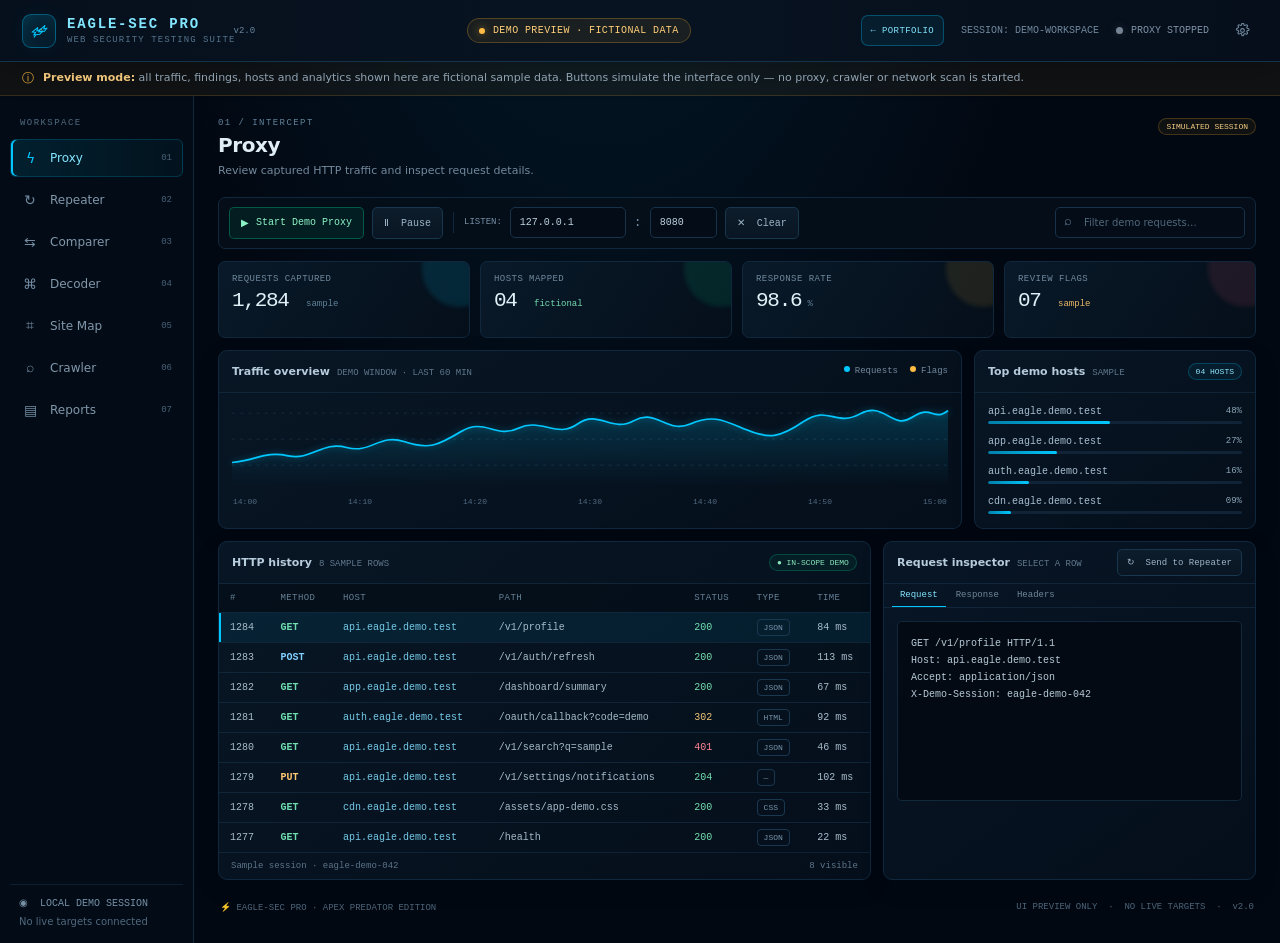
<file: demos/eagle-sec-pro.html>
<!doctype html>
<html lang="en">
<head>
  <meta charset="utf-8">
  <meta name="viewport" content="width=device-width, initial-scale=1">
  <meta name="theme-color" content="#020812">
  <meta name="description" content="EAGLE-SEC PRO interface preview with fictional demo data.">
  <title>EAGLE-SEC PRO — Demo Preview</title>
  <style>
    :root {
      color-scheme: dark;
      --bg: #020812;
      --panel: #06101d;
      --panel-2: #081626;
      --panel-3: #0a1b2d;
      --line: #10283e;
      --line-soft: rgba(62, 125, 164, .17);
      --text: #d6e7f5;
      --muted: #7890a6;
      --dim: #49647b;
      --cyan: #00c8ff;
      --cyan-soft: #83e6ff;
      --green: #00e69a;
      --amber: #ffbb44;
      --red: #ff5872;
      --mono: "Cascadia Code", "SFMono-Regular", Consolas, "Liberation Mono", monospace;
      --sans: Inter, ui-sans-serif, system-ui, -apple-system, BlinkMacSystemFont, "Segoe UI", sans-serif;
      --radius: 9px;
    }
    * { box-sizing: border-box; }
    body {
      margin: 0;
      min-width: 320px;
      min-height: 100vh;
      background:
        radial-gradient(ellipse at 47% -28%, rgba(0, 137, 191, .15), transparent 48%),
        var(--bg);
      color: var(--text);
      font: 13px/1.5 var(--sans);
    }
    button, input, textarea, select { font: inherit; }
    button { color: inherit; }
    .app { min-height: 100vh; display: flex; flex-direction: column; }
    .topbar {
      height: 62px;
      flex: 0 0 62px;
      display: flex;
      align-items: center;
      gap: 22px;
      padding: 0 22px;
      background: linear-gradient(90deg, #06101d, #081321 52%, #050e1a);
      border-bottom: 1px solid #12334b;
      box-shadow: 0 8px 30px rgba(0, 0, 0, .22);
      position: relative;
      z-index: 2;
    }
    .brand { display: flex; align-items: center; gap: 11px; min-width: 275px; }
    .brand-mark {
      width: 34px; height: 34px; border: 1px solid rgba(0, 200, 255, .38);
      border-radius: 9px; display: grid; place-items: center;
      color: var(--cyan); background: linear-gradient(145deg, rgba(0, 200, 255, .15), rgba(0, 200, 255, .025));
      box-shadow: inset 0 0 16px rgba(0, 200, 255, .08), 0 0 18px rgba(0, 200, 255, .05);
    }
    .brand-title { font: 700 14px/1.2 var(--mono); letter-spacing: .13em; color: var(--cyan-soft); }
    .brand-sub { margin-top: 4px; font: 9px/1 var(--mono); letter-spacing: .12em; color: #55748b; }
    .version { align-self: flex-start; margin: 12px 0 0 -13px; color: #6b879e; font: 9px var(--mono); }
    .topbar-center { flex: 1; display: flex; justify-content: center; }
    .demo-chip {
      display: inline-flex; align-items: center; gap: 8px; padding: 6px 11px;
      color: #ffcf78; background: rgba(255, 184, 48, .075);
      border: 1px solid rgba(255, 184, 48, .25); border-radius: 999px;
      font: 10px var(--mono); letter-spacing: .04em;
    }
    .demo-chip .dot { width: 6px; height: 6px; border-radius: 50%; background: var(--amber); box-shadow: 0 0 9px rgba(255, 184, 48, .6); }
    .topbar-right { display: flex; align-items: center; gap: 17px; white-space: nowrap; }
    .session-label { color: #71889c; font: 10px var(--mono); }
    .proxy-state { display: flex; align-items: center; gap: 8px; color: #7f93a6; font: 10px var(--mono); }
    .state-dot { width: 7px; height: 7px; border-radius: 50%; background: #758393; box-shadow: 0 0 8px rgba(117, 131, 147, .3); }
    .state-dot.running { background: var(--green); box-shadow: 0 0 9px rgba(0, 230, 154, .65); }
    .icon-button {
      width: 32px; height: 32px; display: grid; place-items: center;
      border: 1px solid transparent; border-radius: 7px; color: #728aa0;
      background: transparent; cursor: pointer;
    }
    .icon-button:hover { border-color: var(--line); color: var(--cyan); background: #0b1a29; }
    .demo-notice {
      min-height: 34px; padding: 7px 22px; display: flex; align-items: center; gap: 9px;
      color: #9baebe; background: rgba(255, 181, 59, .055);
      border-bottom: 1px solid rgba(255, 181, 59, .16); font-size: 11px;
    }
    .notice-icon { color: var(--amber); font: 12px var(--mono); }
    .demo-notice strong { color: #ffd283; font-weight: 650; }
    .layout { display: flex; flex: 1; min-height: calc(100vh - 96px); }
    .sidebar {
      width: 194px; flex: 0 0 194px; padding: 17px 10px 12px;
      display: flex; flex-direction: column; background: rgba(4, 13, 24, .87);
      border-right: 1px solid var(--line);
    }
    .nav-caption { padding: 5px 10px 11px; color: #526b80; font: 9px var(--mono); letter-spacing: .16em; }
    .nav-list { display: grid; gap: 4px; }
    .nav-item {
      width: 100%; display: flex; align-items: center; gap: 11px; padding: 9px 10px;
      border: 1px solid transparent; border-radius: 6px; text-align: left;
      color: #8197aa; background: transparent; cursor: pointer; transition: .15s ease;
    }
    .nav-item:hover { color: #c9e0ee; background: rgba(21, 46, 67, .46); }
    .nav-item.active {
      color: var(--cyan-soft); border-color: rgba(0, 200, 255, .18);
      background: linear-gradient(90deg, rgba(0, 200, 255, .11), rgba(0, 200, 255, .035));
      box-shadow: inset 2px 0 0 var(--cyan);
    }
    .nav-icon { width: 18px; color: #728ba1; font: 14px var(--mono); text-align: center; }
    .nav-item.active .nav-icon { color: var(--cyan); }
    .nav-label { flex: 1; font-size: 12px; }
    .nav-shortcut { color: #496176; font: 9px var(--mono); }
    .sidebar-bottom { margin-top: auto; padding: 12px 9px 2px; border-top: 1px solid var(--line-soft); }
    .workspace-label { color: #7790a6; font: 10px var(--mono); }
    .workspace-meta { margin-top: 5px; color: #50687e; font-size: 10px; }
    .main { min-width: 0; flex: 1; padding: 22px 24px 30px; overflow: hidden; }
    .view { display: none; max-width: 1600px; margin: 0 auto; animation: appear .16s ease-out; }
    .view.active { display: block; }
    @keyframes appear { from { opacity: .55; transform: translateY(3px); } to { opacity: 1; transform: none; } }
    .view-heading { display: flex; align-items: flex-start; justify-content: space-between; gap: 20px; margin-bottom: 17px; }
    .eyebrow { margin-bottom: 4px; color: #63839a; font: 9px var(--mono); letter-spacing: .16em; text-transform: uppercase; }
    h1 { margin: 0; color: #e1edf5; font-size: 20px; line-height: 1.3; font-weight: 620; letter-spacing: -.02em; }
    .subheading { margin: 5px 0 0; color: #73899c; font-size: 11px; }
    .heading-actions { display: flex; align-items: center; gap: 8px; }
    .button {
      min-height: 32px; display: inline-flex; align-items: center; justify-content: center; gap: 7px;
      padding: 0 11px; border: 1px solid #17374f; border-radius: 5px;
      color: #9eb5c7; background: linear-gradient(180deg, #0d1d2c, #091522);
      font: 10px var(--mono); white-space: nowrap; cursor: pointer; transition: .14s ease;
    }
    .button:hover { color: #ddf7ff; border-color: rgba(0, 200, 255, .58); background: #10243a; }
    .button.primary { color: #a9efff; border-color: rgba(0, 200, 255, .42); background: linear-gradient(180deg, rgba(0, 163, 214, .22), rgba(0, 117, 165, .1)); }
    .button.primary:hover { border-color: var(--cyan); box-shadow: 0 0 14px rgba(0, 200, 255, .1); }
    .button.success { color: #8df3c5; border-color: rgba(0, 230, 154, .3); background: rgba(0, 230, 154, .07); }
    .button.danger { color: #ff91a2; border-color: rgba(255, 88, 114, .25); background: rgba(255, 88, 114, .05); }
    .button.small { min-height: 27px; padding: 0 9px; font-size: 9px; }
    .button:disabled { opacity: .45; cursor: not-allowed; }
    .mono { font-family: var(--mono); }
    .muted { color: var(--muted); }
    .dim { color: var(--dim); }
    .panel {
      border: 1px solid var(--line); border-radius: var(--radius);
      background: linear-gradient(145deg, rgba(8, 22, 37, .97), rgba(5, 15, 27, .97));
      box-shadow: 0 8px 24px rgba(0, 0, 0, .12);
    }
    .panel-head {
      min-height: 42px; padding: 0 13px; display: flex; align-items: center; justify-content: space-between; gap: 12px;
      border-bottom: 1px solid var(--line-soft);
    }
    .panel-title { color: #b7ccdc; font-size: 11px; font-weight: 600; }
    .panel-kicker { margin-left: 7px; color: #60788c; font: 9px var(--mono); }
    .panel-body { padding: 13px; }
    .toolbar {
      display: flex; align-items: center; gap: 8px; flex-wrap: wrap;
      padding: 9px 10px; margin-bottom: 12px;
      border: 1px solid var(--line); border-radius: 7px; background: rgba(5, 15, 26, .84);
    }
    .toolbar-sep { height: 21px; width: 1px; background: var(--line); margin: 0 2px; }
    .field {
      min-height: 31px; padding: 6px 9px; color: #bfd2e1;
      border: 1px solid #183249; border-radius: 5px; outline: 0; background: #030c17;
    }
    .field:focus { border-color: rgba(0, 200, 255, .6); box-shadow: 0 0 0 2px rgba(0, 200, 255, .06); }
    .field::placeholder { color: #50677a; }
    .field.mono { font: 10px var(--mono); }
    select.field { cursor: pointer; }
    .proxy-input { width: 116px; }
    .search-wrap { position: relative; margin-left: auto; }
    .search-wrap .field { width: 190px; padding-left: 28px; font-size: 10px; }
    .search-glyph { position: absolute; left: 9px; top: 7px; color: #668096; font: 13px var(--mono); pointer-events: none; }
    .metrics { display: grid; grid-template-columns: repeat(4, minmax(0, 1fr)); gap: 10px; margin-bottom: 12px; }
    .metric {
      min-height: 77px; position: relative; overflow: hidden; padding: 12px 13px;
      border: 1px solid var(--line); border-radius: 7px;
      background: linear-gradient(125deg, rgba(9, 26, 42, .96), rgba(5, 15, 26, .95));
    }
    .metric::after { content: ""; position: absolute; width: 75px; height: 75px; right: -28px; top: -30px; border-radius: 50%; background: var(--glow, rgba(0, 200, 255, .08)); filter: blur(2px); }
    .metric-label { color: #70899d; font: 9px var(--mono); letter-spacing: .05em; text-transform: uppercase; }
    .metric-value { margin-top: 5px; color: #e1f0f7; font: 21px/1.15 var(--mono); letter-spacing: -.06em; }
    .metric-note { margin-left: 6px; color: #608398; font: 9px var(--mono); letter-spacing: 0; }
    .metric-note.good { color: #73dcb0; }
    .metric-note.warn { color: #e8b965; }
    .traffic-grid { display: grid; grid-template-columns: minmax(0, 1fr) 282px; gap: 12px; margin-bottom: 12px; }
    .chart-panel { min-height: 150px; }
    .chart-key { display: flex; gap: 12px; color: #73899c; font: 9px var(--mono); }
    .key-dot { display: inline-block; width: 6px; height: 6px; border-radius: 50%; margin: 0 5px 1px 0; }
    .chart-wrap { height: 104px; padding: 5px 13px 11px; position: relative; }
    .chart-wrap svg { width: 100%; height: 100%; overflow: visible; }
    .chart-gridline { stroke: #183044; stroke-width: 1; stroke-dasharray: 3 5; }
    .chart-line { fill: none; stroke: #00c8ff; stroke-width: 2; filter: drop-shadow(0 0 4px rgba(0, 200, 255, .42)); }
    .chart-area { fill: url(#area); }
    .chart-labels { display: flex; justify-content: space-between; padding: 0 14px 8px; color: #526a80; font: 8px var(--mono); }
    .host-list { display: grid; gap: 11px; }
    .host-row { display: grid; grid-template-columns: 1fr auto; gap: 8px; align-items: center; }
    .host-name { color: #a8bfd0; font: 10px var(--mono); overflow: hidden; text-overflow: ellipsis; white-space: nowrap; }
    .host-count { color: #8ca4b6; font: 9px var(--mono); }
    .host-track { grid-column: 1 / -1; height: 3px; background: #102337; border-radius: 3px; overflow: hidden; margin-top: -5px; }
    .host-track span { display: block; height: 100%; border-radius: inherit; background: linear-gradient(90deg, #007fa9, #00c8ff); }
    .table-panel { overflow: hidden; }
    .table-tools { display: flex; align-items: center; gap: 8px; }
    .table-scroll { overflow-x: auto; }
    table { width: 100%; border-collapse: collapse; text-align: left; }
    th {
      padding: 9px 11px; color: #668095; background: rgba(4, 13, 23, .7);
      border-bottom: 1px solid var(--line); font: 9px var(--mono); font-weight: 500; letter-spacing: .045em; text-transform: uppercase;
    }
    td { padding: 9px 11px; color: #a9bdcb; border-bottom: 1px solid rgba(22, 48, 69, .66); font: 10px var(--mono); white-space: nowrap; }
    tbody tr { cursor: pointer; transition: background .12s; }
    tbody tr:hover { background: rgba(11, 39, 58, .56); }
    tbody tr.selected { background: rgba(0, 160, 206, .09); box-shadow: inset 2px 0 var(--cyan); }
    tbody tr:last-child td { border-bottom: 0; }
    .method { font-weight: 700; }
    .method.get { color: #6fddaf; }
    .method.post { color: #80cfff; }
    .method.put { color: #ffca73; }
    .method.delete { color: #ff8294; }
    .status-code.ok { color: #75dfaf; }
    .status-code.redirect { color: #f1c476; }
    .status-code.error { color: #ff8495; }
    .host-cell { color: #75cbe8; }
    .path-cell { color: #a6bbc9; max-width: 260px; overflow: hidden; text-overflow: ellipsis; }
    .type-badge { padding: 3px 6px; border: 1px solid #193850; border-radius: 4px; color: #7795aa; font: 8px var(--mono); }
    .table-foot { padding: 8px 12px; display: flex; justify-content: space-between; color: #5c7489; border-top: 1px solid var(--line-soft); font: 9px var(--mono); }
    .split-content { display: grid; grid-template-columns: minmax(0, 1.4fr) minmax(280px, .8fr); gap: 12px; }
    .request-detail { min-height: 330px; }
    .detail-tabs { display: flex; gap: 2px; }
    .detail-tab { padding: 6px 8px; border: 0; border-bottom: 1px solid transparent; color: #70889a; background: transparent; font: 9px var(--mono); cursor: pointer; }
    .detail-tab.active { color: var(--cyan-soft); border-bottom-color: var(--cyan); }
    .code-block { min-height: 180px; margin: 0; padding: 13px; overflow: auto; color: #b6cad7; background: #030a13; border: 1px solid rgba(21, 47, 68, .8); border-radius: 5px; font: 10px/1.7 var(--mono); white-space: pre-wrap; overflow-wrap: anywhere; }
    .code-highlight { color: #85e5ff; }
    .code-key { color: #80c89f; }
    .empty { padding: 24px 12px; text-align: center; color: #61788d; font: 10px var(--mono); }
    .form-grid { display: grid; grid-template-columns: 1fr 1fr; gap: 13px; }
    .field-label { display: block; margin: 0 0 6px; color: #71899d; font: 9px var(--mono); text-transform: uppercase; letter-spacing: .06em; }
    textarea.field { width: 100%; min-height: 220px; resize: vertical; font: 10px/1.65 var(--mono); }
    .text-area-short { min-height: 142px !important; }
    .console-output { margin-top: 12px; min-height: 70px; padding: 11px 12px; border: 1px solid var(--line); border-radius: 6px; background: #030b15; color: #92aabd; font: 10px/1.7 var(--mono); white-space: pre-wrap; }
    .section-gap { margin-top: 13px; }
    .badge { display: inline-flex; align-items: center; gap: 5px; padding: 3px 7px; border-radius: 999px; font: 8px var(--mono); white-space: nowrap; }
    .badge.cyan { color: #92e9ff; border: 1px solid rgba(0, 200, 255, .24); background: rgba(0, 200, 255, .06); }
    .badge.green { color: #8ce9bd; border: 1px solid rgba(0, 230, 154, .22); background: rgba(0, 230, 154, .055); }
    .badge.amber { color: #f3ce82; border: 1px solid rgba(255, 184, 48, .22); background: rgba(255, 184, 48, .055); }
    .badge.red { color: #ff9aab; border: 1px solid rgba(255, 88, 114, .23); background: rgba(255, 88, 114, .055); }
    .two-col { display: grid; grid-template-columns: minmax(0, 1fr) minmax(260px, .75fr); gap: 13px; }
    .three-col { display: grid; grid-template-columns: repeat(3, minmax(0, 1fr)); gap: 11px; }
    .stat-card { padding: 14px; border: 1px solid var(--line); border-radius: 7px; background: linear-gradient(140deg, #091b2b, #050f1c); }
    .stat-card-label { color: #72899d; font: 9px var(--mono); text-transform: uppercase; }
    .stat-card-value { margin-top: 8px; color: #d7edf6; font: 22px var(--mono); }
    .stat-card-note { margin-top: 4px; color: #58758a; font-size: 10px; }
    .tree { display: grid; gap: 8px; font: 10px var(--mono); }
    .tree-root { color: #82ddf5; }
    .tree-branch { margin-left: 17px; padding-left: 13px; border-left: 1px solid #19364d; display: grid; gap: 8px; }
    .tree-leaf { color: #a7bdcb; }
    .tree-meta { margin-left: 7px; color: #5d778c; }
    .finding-row { display: grid; grid-template-columns: 110px minmax(130px, 1fr) minmax(170px, 1.2fr) 90px; gap: 12px; align-items: center; padding: 11px 12px; border-bottom: 1px solid var(--line-soft); }
    .finding-row:last-child { border-bottom: 0; }
    .finding-name { color: #bed0dd; font-size: 10px; }
    .finding-path { color: #79c7df; font: 9px var(--mono); }
    .finding-desc { color: #71889b; font-size: 10px; }
    .progress { height: 4px; margin-top: 7px; overflow: hidden; border-radius: 4px; background: #13283a; }
    .progress > span { display: block; height: 100%; background: linear-gradient(90deg, #0084ac, #00c8ff); }
    .footer {
      margin-top: 14px; padding: 8px 2px 0; display: flex; justify-content: space-between; gap: 12px;
      color: #4d6579; font: 9px var(--mono);
    }
    .toast {
      position: fixed; z-index: 5; right: 20px; bottom: 20px; max-width: min(380px, calc(100vw - 32px));
      padding: 11px 14px; color: #c7deeb; background: #0b1b2a;
      border: 1px solid #1b4b65; border-radius: 7px; box-shadow: 0 12px 40px rgba(0, 0, 0, .4);
      font: 10px/1.5 var(--mono); opacity: 0; transform: translateY(8px); pointer-events: none; transition: .2s ease;
    }
    .toast.show { opacity: 1; transform: translateY(0); }
    .mobile-nav-label { display: none; }
    @media (min-width: 1500px) { .main { padding: 28px 32px 36px; } .metrics { gap: 12px; } }
    @media (max-width: 1050px) {
      .sidebar { width: 66px; flex-basis: 66px; padding-inline: 8px; }
      .nav-caption, .nav-label, .nav-shortcut, .sidebar-bottom { display: none; }
      .nav-item { justify-content: center; padding: 10px 5px; }
      .nav-icon { font-size: 16px; }
      .traffic-grid { grid-template-columns: minmax(0, 1fr) 240px; }
      .main { padding-inline: 17px; }
    }
    @media (max-width: 760px) {
      .topbar { height: 56px; flex-basis: 56px; padding: 0 12px; gap: 10px; }
      .brand { min-width: 0; gap: 8px; }
      .brand-mark { width: 30px; height: 30px; }
      .brand-title { font-size: 11px; letter-spacing: .08em; }
      .brand-sub, .version, .session-label { display: none; }
      .topbar-center { justify-content: flex-start; }
      .demo-chip { padding: 5px 8px; font-size: 8px; }
      .topbar-right { gap: 9px; }
      .proxy-state { font-size: 0; }
      .demo-notice { padding-inline: 12px; font-size: 10px; }
      .layout { min-height: calc(100vh - 90px); flex-direction: column; }
      .sidebar { width: 100%; flex: 0 0 auto; padding: 7px 8px; border-right: 0; border-bottom: 1px solid var(--line); overflow-x: auto; }
      .nav-caption, .sidebar-bottom { display: none; }
      .nav-list { display: flex; min-width: max-content; gap: 4px; }
      .nav-item { width: auto; padding: 7px 10px; gap: 6px; }
      .nav-label { display: inline; font-size: 10px; }
      .nav-shortcut { display: none; }
      .nav-icon { width: 14px; font-size: 12px; }
      .main { padding: 18px 12px 24px; }
      .view-heading { align-items: flex-start; flex-direction: column; gap: 12px; }
      .heading-actions { width: 100%; }
      .metrics { grid-template-columns: repeat(2, minmax(0, 1fr)); }
      .traffic-grid, .split-content, .two-col { grid-template-columns: 1fr; }
      .host-panel { display: none; }
      .form-grid { grid-template-columns: 1fr; }
      .finding-row { grid-template-columns: 90px 1fr; gap: 6px 10px; }
      .finding-desc { grid-column: 2; }
      .footer { flex-direction: column; }
      .toolbar { gap: 6px; }
      .search-wrap { width: 100%; margin-left: 0; }
      .search-wrap .field { width: 100%; }
      .table-scroll table { min-width: 670px; }
    }
    @media (max-width: 420px) {
      .demo-chip { font-size: 0; gap: 0; }
      .demo-chip .dot { width: 7px; height: 7px; }
      .heading-actions { flex-wrap: wrap; }
      .metric { padding: 10px; }
      .metric-value { font-size: 18px; }
    }
  </style>
  <style>
    .topbar { position: sticky; top: 0; z-index: 10; }
    .portfolio-back {
      display: inline-flex; align-items: center; justify-content: center; min-height: 31px;
      padding: 0 9px; border: 1px solid rgba(0,200,255,.3); border-radius: 7px;
      background: rgba(0,200,255,.07); color: var(--cyan-soft);
      font: 9px var(--mono); letter-spacing: .04em; text-decoration: none;
      white-space: nowrap; transition: .15s ease;
    }
    .portfolio-back:hover { border-color: var(--cyan); background: rgba(0,200,255,.13); color: var(--text); }
    .portfolio-back:focus-visible { outline: 2px solid var(--cyan); outline-offset: 2px; }
    @media (max-width: 760px) { .portfolio-back { min-height: 29px; padding: 0 6px; font-size: 8px; } }
  </style>
</head>
<body>
  <div class="app">
    <header class="topbar">
      <div class="brand">
        <div class="brand-mark" aria-hidden="true">
          <svg width="21" height="21" viewBox="0 0 24 24" fill="none">
            <path d="M3.5 13.8 10 8.6l-1.1 4.1 4.4-2.3-2.4 3.2 5.2-1.1-4 3.8-6.8.9 2.3-3.1-4.1-.3Z" stroke="currentColor" stroke-width="1.15" stroke-linejoin="round"/>
            <path d="m13.4 10.6 4.8-4.4-1.3 4.2 3.6-1.1-3 3.8-4.4.2M7.5 17.4l-1.6 2.2" stroke="currentColor" stroke-width="1.15" stroke-linecap="round" stroke-linejoin="round"/>
            <circle cx="14.4" cy="11.2" r=".65" fill="#ffbb44"/>
          </svg>
        </div>
        <div>
          <div class="brand-title">EAGLE-SEC PRO</div>
          <div class="brand-sub">WEB SECURITY TESTING SUITE</div>
        </div>
        <span class="version">v2.0</span>
      </div>
      <div class="topbar-center">
        <div class="demo-chip"><span class="dot"></span> DEMO PREVIEW · FICTIONAL DATA</div>
      </div>
      <div class="topbar-right">
        <a class="portfolio-back" href="../index.html#projects" aria-label="Back to Cyber Taqi portfolio projects">← PORTFOLIO</a>
        <span class="session-label">SESSION: DEMO-WORKSPACE</span>
        <span class="proxy-state"><i class="state-dot" id="proxyDot"></i><span id="proxyLabel">PROXY STOPPED</span></span>
        <button class="icon-button" type="button" data-action="settings" aria-label="Preview settings" title="Preview settings">
          <svg width="15" height="15" viewBox="0 0 24 24" fill="none" stroke="currentColor" stroke-width="1.7"><circle cx="12" cy="12" r="3"/><path d="m19.4 15 .1.1a1.7 1.7 0 0 1-2.4 2.4l-.1-.1a1.7 1.7 0 0 0-2.9 1.2v.2a1.7 1.7 0 0 1-3.4 0v-.2A1.7 1.7 0 0 0 7.8 17l-.1.1a1.7 1.7 0 0 1-2.4-2.4l.1-.1a1.7 1.7 0 0 0-1.2-2.9H4a1.7 1.7 0 0 1 0-3.4h.2A1.7 1.7 0 0 0 5.4 5.8l-.1-.1a1.7 1.7 0 0 1 2.4-2.4l.1.1a1.7 1.7 0 0 0 2.9-1.2V2a1.7 1.7 0 0 1 3.4 0v.2A1.7 1.7 0 0 0 17 3.4l.1-.1a1.7 1.7 0 0 1 2.4 2.4l-.1.1a1.7 1.7 0 0 0 1.2 2.9h.2a1.7 1.7 0 0 1 0 3.4h-.2a1.7 1.7 0 0 0-1.2 2.9Z"/></svg>
        </button>
      </div>
    </header>

    <div class="demo-notice">
      <span class="notice-icon">ⓘ</span>
      <span><strong>Preview mode:</strong> all traffic, findings, hosts and analytics shown here are fictional sample data. Buttons simulate the interface only — no proxy, crawler or network scan is started.</span>
    </div>

    <div class="layout">
      <aside class="sidebar">
        <div class="nav-caption">WORKSPACE</div>
        <nav class="nav-list" aria-label="EAGLE-SEC modules">
          <button class="nav-item active" type="button" data-view="proxy"><span class="nav-icon">ϟ</span><span class="nav-label">Proxy</span><span class="nav-shortcut">01</span></button>
          <button class="nav-item" type="button" data-view="repeater"><span class="nav-icon">↻</span><span class="nav-label">Repeater</span><span class="nav-shortcut">02</span></button>
          <button class="nav-item" type="button" data-view="comparer"><span class="nav-icon">⇆</span><span class="nav-label">Comparer</span><span class="nav-shortcut">03</span></button>
          <button class="nav-item" type="button" data-view="decoder"><span class="nav-icon">⌘</span><span class="nav-label">Decoder</span><span class="nav-shortcut">04</span></button>
          <button class="nav-item" type="button" data-view="sitemap"><span class="nav-icon">⌗</span><span class="nav-label">Site Map</span><span class="nav-shortcut">05</span></button>
          <button class="nav-item" type="button" data-view="crawler"><span class="nav-icon">⌕</span><span class="nav-label">Crawler</span><span class="nav-shortcut">06</span></button>
          <button class="nav-item" type="button" data-view="reports"><span class="nav-icon">▤</span><span class="nav-label">Reports</span><span class="nav-shortcut">07</span></button>
        </nav>
        <div class="sidebar-bottom">
          <div class="workspace-label">◉ &nbsp;LOCAL DEMO SESSION</div>
          <div class="workspace-meta">No live targets connected</div>
        </div>
      </aside>

      <main class="main">
        <section class="view active" id="view-proxy">
          <div class="view-heading">
            <div><div class="eyebrow">01 / Intercept</div><h1>Proxy</h1><p class="subheading">Review captured HTTP traffic and inspect request details.</p></div>
            <div class="heading-actions"><span class="badge amber">SIMULATED SESSION</span></div>
          </div>
          <div class="toolbar">
            <button class="button success" id="proxyToggle" type="button"><span id="proxyButtonIcon">▶</span><span id="proxyButtonText">Start Demo Proxy</span></button>
            <button class="button" type="button" data-action="pause">Ⅱ &nbsp;Pause</button>
            <span class="toolbar-sep"></span>
            <span class="muted mono" style="font-size:9px">LISTEN:</span>
            <input class="field mono proxy-input" value="127.0.0.1" aria-label="Demo listen host" readonly>
            <span class="muted mono">:</span>
            <input class="field mono" style="width:67px" value="8080" aria-label="Demo port" readonly>
            <button class="button" type="button" data-action="clear">✕ &nbsp;Clear</button>
            <label class="search-wrap"><span class="search-glyph">⌕</span><input class="field" id="requestSearch" type="search" placeholder="Filter demo requests…"></label>
          </div>

          <div class="metrics">
            <div class="metric" style="--glow:rgba(0,200,255,.12)"><div class="metric-label">Requests captured</div><div class="metric-value">1,284 <span class="metric-note">sample</span></div></div>
            <div class="metric" style="--glow:rgba(0,230,154,.1)"><div class="metric-label">Hosts mapped</div><div class="metric-value">04 <span class="metric-note good">fictional</span></div></div>
            <div class="metric" style="--glow:rgba(255,184,48,.1)"><div class="metric-label">Response rate</div><div class="metric-value">98.6<span class="metric-note">%</span></div></div>
            <div class="metric" style="--glow:rgba(255,88,114,.1)"><div class="metric-label">Review flags</div><div class="metric-value">07 <span class="metric-note warn">sample</span></div></div>
          </div>

          <div class="traffic-grid">
            <div class="panel chart-panel">
              <div class="panel-head"><div><span class="panel-title">Traffic overview</span><span class="panel-kicker">DEMO WINDOW · LAST 60 MIN</span></div><div class="chart-key"><span><i class="key-dot" style="background:#00c8ff"></i>Requests</span><span><i class="key-dot" style="background:#ffbb44"></i>Flags</span></div></div>
              <div class="chart-wrap">
                <svg viewBox="0 0 700 105" preserveAspectRatio="none" aria-label="Illustrative sample request volume chart">
                  <defs><linearGradient id="area" x1="0" x2="0" y1="0" y2="1"><stop offset="0" stop-color="#00c8ff" stop-opacity=".19"/><stop offset="1" stop-color="#00c8ff" stop-opacity="0"/></linearGradient></defs>
                  <line class="chart-gridline" x1="0" y1="18" x2="700" y2="18"/><line class="chart-gridline" x1="0" y1="49" x2="700" y2="49"/><line class="chart-gridline" x1="0" y1="80" x2="700" y2="80"/>
                  <path class="chart-area" d="M0,77 C25,74 32,63 55,69 S88,51 112,59 S144,42 168,52 S201,57 224,40 S258,49 280,36 S318,49 338,31 S371,42 393,27 S425,43 448,31 S481,27 503,38 S535,48 559,28 S590,35 614,19 S645,39 665,23 S685,29 700,15 V105 H0 Z"/>
                  <path class="chart-line" d="M0,77 C25,74 32,63 55,69 S88,51 112,59 S144,42 168,52 S201,57 224,40 S258,49 280,36 S318,49 338,31 S371,42 393,27 S425,43 448,31 S481,27 503,38 S535,48 559,28 S590,35 614,19 S645,39 665,23 S685,29 700,15"/>
                </svg>
              </div>
              <div class="chart-labels"><span>14:00</span><span>14:10</span><span>14:20</span><span>14:30</span><span>14:40</span><span>14:50</span><span>15:00</span></div>
            </div>
            <div class="panel host-panel">
              <div class="panel-head"><div><span class="panel-title">Top demo hosts</span><span class="panel-kicker">SAMPLE</span></div><span class="badge cyan">04 HOSTS</span></div>
              <div class="panel-body host-list">
                <div class="host-row"><span class="host-name">api.eagle.demo.test</span><span class="host-count">48%</span><div class="host-track"><span style="width:48%"></span></div></div>
                <div class="host-row"><span class="host-name">app.eagle.demo.test</span><span class="host-count">27%</span><div class="host-track"><span style="width:27%"></span></div></div>
                <div class="host-row"><span class="host-name">auth.eagle.demo.test</span><span class="host-count">16%</span><div class="host-track"><span style="width:16%"></span></div></div>
                <div class="host-row"><span class="host-name">cdn.eagle.demo.test</span><span class="host-count">09%</span><div class="host-track"><span style="width:9%"></span></div></div>
              </div>
            </div>
          </div>

          <div class="split-content">
            <div class="panel table-panel">
              <div class="panel-head"><div><span class="panel-title">HTTP history</span><span class="panel-kicker" id="requestCountLabel">8 SAMPLE ROWS</span></div><div class="table-tools"><span class="badge green">● IN-SCOPE DEMO</span></div></div>
              <div class="table-scroll">
                <table>
                  <thead><tr><th>#</th><th>Method</th><th>Host</th><th>Path</th><th>Status</th><th>Type</th><th>Time</th></tr></thead>
                  <tbody id="requestRows"></tbody>
                </table>
              </div>
              <div class="table-foot"><span>Sample session · eagle-demo-042</span><span id="filteredCount">8 visible</span></div>
            </div>
            <div class="panel request-detail">
              <div class="panel-head"><div><span class="panel-title">Request inspector</span><span class="panel-kicker">SELECT A ROW</span></div><button class="button small" type="button" data-action="send-repeater">↻ &nbsp;Send to Repeater</button></div>
              <div style="padding:0 8px;border-bottom:1px solid var(--line-soft)"><div class="detail-tabs"><button class="detail-tab active" data-detail="request" type="button">Request</button><button class="detail-tab" data-detail="response" type="button">Response</button><button class="detail-tab" data-detail="headers" type="button">Headers</button></div></div>
              <div class="panel-body"><pre class="code-block" id="requestInspector"></pre></div>
            </div>
          </div>
        </section>

        <section class="view" id="view-repeater">
          <div class="view-heading"><div><div class="eyebrow">02 / Manual testing</div><h1>Repeater</h1><p class="subheading">Edit a sample request and preview a simulated response.</p></div><div class="heading-actions"><span class="badge amber">NO REQUESTS SENT</span></div></div>
          <div class="toolbar"><button class="button" type="button" data-action="new-request">＋ &nbsp;New Tab</button><button class="button" type="button" data-action="demo-toast">✕ &nbsp;Close Tab</button><span class="toolbar-sep"></span><span class="badge cyan">REQUEST 01</span><span class="muted mono" style="font-size:9px">LOCAL EDITOR ONLY</span></div>
          <div class="form-grid">
            <div class="panel"><div class="panel-head"><span class="panel-title">Request</span><span class="badge cyan">EDITABLE SAMPLE</span></div><div class="panel-body"><div style="display:flex;gap:8px;margin-bottom:9px"><select class="field mono" style="width:86px"><option>GET</option><option>POST</option><option>PUT</option><option>DELETE</option></select><input class="field mono" style="flex:1;min-width:0" value="https://api.eagle.demo.test/v1/profile"></div><textarea class="field" id="repeaterRequest" spellcheck="false">GET /v1/profile HTTP/1.1
Host: api.eagle.demo.test
Accept: application/json
X-Demo-Session: eagle-demo-042</textarea><div style="display:flex;justify-content:flex-end;margin-top:9px"><button class="button primary" type="button" data-action="replay">▶ &nbsp;Send demo request</button></div></div></div>
            <div class="panel"><div class="panel-head"><span class="panel-title">Response</span><span class="badge amber">SIMULATED</span></div><div class="panel-body"><pre class="code-block" id="repeaterResponse">HTTP/1.1 200 OK
Content-Type: application/json
X-Demo-Response: true

{
  "id": "usr_demo_1042",
  "name": "Alex Morgan",
  "role": "analyst",
  "demo": true
}</pre><div class="console-output" id="repeaterTiming">Demo response · 84 ms · 1.2 KB<br>Generated locally for this preview.</div></div></div>
          </div>
        </section>

        <section class="view" id="view-comparer">
          <div class="view-heading"><div><div class="eyebrow">03 / Response analysis</div><h1>Comparer</h1><p class="subheading">Compare two sample requests or responses side by side.</p></div><div class="heading-actions"><span class="badge amber">LOCAL COMPARISON</span></div></div>
          <div class="toolbar"><button class="button primary" id="compareButton" type="button">⇆ &nbsp;Compare samples</button><button class="button" type="button" data-action="compare-reset">↺ &nbsp;Reset samples</button><span class="toolbar-sep"></span><span class="muted mono" style="font-size:9px">TEXT NEVER LEAVES THIS PAGE</span><span class="badge cyan" id="similarityBadge">READY</span></div>
          <div class="form-grid">
            <div class="panel"><div class="panel-head"><span class="panel-title">Original (A)</span><span class="badge cyan">SAMPLE A</span></div><div class="panel-body"><textarea class="field" id="compareA" spellcheck="false">HTTP/1.1 200 OK
Content-Type: application/json
Cache-Control: private

{"user":"demo-user","role":"viewer","active":true}</textarea></div></div>
            <div class="panel"><div class="panel-head"><span class="panel-title">Modified (B)</span><span class="badge cyan">SAMPLE B</span></div><div class="panel-body"><textarea class="field" id="compareB" spellcheck="false">HTTP/1.1 200 OK
Content-Type: application/json
Cache-Control: no-store

{"user":"demo-user","role":"analyst","active":true}</textarea></div></div>
          </div>
          <div class="panel section-gap"><div class="panel-head"><span class="panel-title">Unified diff</span><span class="panel-kicker">ILLUSTRATIVE TEXT RESULT</span></div><div class="panel-body"><pre class="code-block" id="compareOutput">Select “Compare samples” to see a local text comparison.</pre></div></div>
        </section>

        <section class="view" id="view-decoder">
          <div class="view-heading"><div><div class="eyebrow">04 / Data utilities</div><h1>Decoder</h1><p class="subheading">Encode or decode text locally in your browser.</p></div><div class="heading-actions"><span class="badge green">LOCAL-ONLY TOOL</span></div></div>
          <div class="toolbar"><button class="button primary" type="button" id="decodeButton">⌘ &nbsp;Run conversion</button><button class="button" type="button" data-action="decoder-clear">✕ &nbsp;Clear</button><span class="toolbar-sep"></span><label class="muted mono" for="decoderMode" style="font-size:9px">FORMAT</label><select class="field mono" id="decoderMode"><option value="base64">Base64</option><option value="url">URL component</option><option value="hex">Hex ↔ text</option></select></div>
          <div class="two-col">
            <div class="panel"><div class="panel-head"><span class="panel-title">Input</span><span class="panel-kicker">SAMPLE TOKEN</span></div><div class="panel-body"><textarea class="field" id="decoderInput" spellcheck="false">eyJzdWIiOiJkZW1vLXVzZXIiLCJyb2xlIjoiYW5hbHlzdCJ9</textarea></div></div>
            <div class="panel"><div class="panel-head"><span class="panel-title">Output</span><span class="badge cyan">PROCESSED IN BROWSER</span></div><div class="panel-body"><textarea class="field" id="decoderOutput" readonly spellcheck="false" placeholder="Converted result appears here…"></textarea><div class="console-output" id="decoderNote">No server calls. For demonstration only.</div></div></div>
          </div>
          <div class="three-col section-gap"><div class="stat-card"><div class="stat-card-label">Utility</div><div class="stat-card-value" style="font-size:15px">Base64</div><div class="stat-card-note">Text encode / decode</div></div><div class="stat-card"><div class="stat-card-label">Utility</div><div class="stat-card-value" style="font-size:15px">URL</div><div class="stat-card-note">Component encode / decode</div></div><div class="stat-card"><div class="stat-card-label">Utility</div><div class="stat-card-value" style="font-size:15px">Hex</div><div class="stat-card-note">UTF-8 text conversion</div></div></div>
        </section>

        <section class="view" id="view-sitemap">
          <div class="view-heading"><div><div class="eyebrow">05 / Attack surface</div><h1>Site Map</h1><p class="subheading">Browse a fictional host and path tree from the sample session.</p></div><div class="heading-actions"><button class="button" type="button" data-action="demo-toast">↻ &nbsp;Refresh demo map</button></div></div>
          <div class="metrics">
            <div class="metric"><div class="metric-label">Demo hosts</div><div class="metric-value">04</div></div>
            <div class="metric"><div class="metric-label">Mapped paths</div><div class="metric-value">38</div></div>
            <div class="metric"><div class="metric-label">Methods seen</div><div class="metric-value">05</div></div>
            <div class="metric"><div class="metric-label">Sample findings</div><div class="metric-value">07</div></div>
          </div>
          <div class="two-col">
            <div class="panel"><div class="panel-head"><span class="panel-title">Host tree</span><span class="badge amber">SYNTHETIC MAP</span></div><div class="panel-body"><div class="tree">
              <div class="tree-root">⌄ &nbsp;https://api.eagle.demo.test <span class="tree-meta">· 19 paths</span></div>
              <div class="tree-branch"><div class="tree-leaf">⌄ &nbsp;/v1 <span class="tree-meta">· 13 requests</span></div><div class="tree-branch"><div class="tree-leaf">◦ &nbsp;/auth/login <span class="tree-meta">POST · 200</span></div><div class="tree-leaf">◦ &nbsp;/auth/refresh <span class="tree-meta">POST · 200</span></div><div class="tree-leaf">◦ &nbsp;/profile <span class="tree-meta">GET · 200</span></div><div class="tree-leaf">◦ &nbsp;/users/{id} <span class="tree-meta">GET · 200</span></div><div class="tree-leaf">◦ &nbsp;/settings <span class="tree-meta">PUT · 204</span></div><div class="tree-leaf">◦ &nbsp;/audit/events <span class="tree-meta">GET · 200</span></div></div><div class="tree-leaf">⌄ &nbsp;/health <span class="tree-meta">GET · 200</span></div><div class="tree-leaf">⌄ &nbsp;/docs <span class="tree-meta">GET · 200</span></div></div>
              <div class="tree-root">⌄ &nbsp;https://app.eagle.demo.test <span class="tree-meta">· 11 paths</span></div><div class="tree-branch"><div class="tree-leaf">◦ &nbsp;/dashboard <span class="tree-meta">GET · 200</span></div><div class="tree-leaf">◦ &nbsp;/account <span class="tree-meta">GET · 200</span></div><div class="tree-leaf">◦ &nbsp;/preferences <span class="tree-meta">GET · 200</span></div></div>
              <div class="tree-root">› &nbsp;auth.eagle.demo.test <span class="tree-meta">· 5 paths</span></div><div class="tree-root">› &nbsp;cdn.eagle.demo.test <span class="tree-meta">· 3 paths</span></div>
            </div></div></div>
            <div class="panel"><div class="panel-head"><span class="panel-title">Selected node</span><span class="panel-kicker">/v1/profile</span></div><div class="panel-body"><div class="stat-card" style="margin-bottom:12px"><div class="stat-card-label">Endpoint</div><div class="stat-card-value" style="font-size:13px;color:#80dff6">GET /v1/profile</div><div class="stat-card-note">api.eagle.demo.test · sample host</div></div><div class="field-label">Observed response</div><pre class="code-block text-area-short">200 OK · application/json
Content-Length: 184
Duration: 84 ms

{
  "id": "usr_demo_1042",
  "role": "analyst",
  "demo": true
}</pre><div class="console-output">Tree is a static example. No target has been contacted.</div></div></div>
          </div>
        </section>

        <section class="view" id="view-crawler">
          <div class="view-heading"><div><div class="eyebrow">06 / Discovery</div><h1>Crawler</h1><p class="subheading">Preview the crawler workflow using a canned result set only.</p></div><div class="heading-actions"><span class="badge amber">SIMULATION · NO NETWORK</span></div></div>
          <div class="panel" style="margin-bottom:12px"><div class="panel-head"><span class="panel-title">Crawler configuration</span><span class="panel-kicker">CONTROLS ARE PRESENTATION-ONLY</span></div><div class="panel-body"><div class="form-grid" style="align-items:end"><div><label class="field-label" for="crawlTarget">Target URL</label><input class="field mono" id="crawlTarget" style="width:100%" value="https://app.eagle.demo.test"></div><div class="toolbar" style="margin:0;padding:7px;justify-content:space-between"><label class="muted mono" style="font-size:9px">DEPTH <select class="field mono" style="width:58px;margin-left:4px"><option>3</option><option>2</option><option>4</option></select></label><label class="muted mono" style="font-size:9px">MAX PAGES <select class="field mono" style="width:68px;margin-left:4px"><option>100</option><option>50</option><option>250</option></select></label><button class="button primary" type="button" data-action="crawl">▶ &nbsp;Run demo crawl</button></div></div></div></div>
          <div class="metrics">
            <div class="metric"><div class="metric-label">Pages discovered</div><div class="metric-value" id="crawlPages">12</div></div>
            <div class="metric"><div class="metric-label">Links found</div><div class="metric-value">47</div></div>
            <div class="metric"><div class="metric-label">Forms detected</div><div class="metric-value">03</div></div>
            <div class="metric"><div class="metric-label">Demo duration</div><div class="metric-value">2.4<span class="metric-note">s</span></div></div>
          </div>
          <div class="panel table-panel"><div class="panel-head"><span class="panel-title">Sample crawl results</span><span class="badge cyan">STATIC EXAMPLE RESULTS</span></div><div class="table-scroll"><table><thead><tr><th>URL</th><th>Status</th><th>Title</th><th>Links</th><th>Forms</th><th>Time</th></tr></thead><tbody id="crawlRows">
            <tr><td class="host-cell">/</td><td class="status-code ok">200</td><td>Demo application</td><td>8</td><td>0</td><td>82 ms</td></tr>
            <tr><td class="host-cell">/login</td><td class="status-code ok">200</td><td>Sign in · Demo</td><td>3</td><td>1</td><td>91 ms</td></tr>
            <tr><td class="host-cell">/dashboard</td><td class="status-code ok">200</td><td>Overview · Demo</td><td>12</td><td>0</td><td>76 ms</td></tr>
            <tr><td class="host-cell">/account/settings</td><td class="status-code redirect">302</td><td>Account settings</td><td>5</td><td>1</td><td>108 ms</td></tr>
            <tr><td class="host-cell">/help</td><td class="status-code ok">200</td><td>Help center · Demo</td><td>7</td><td>1</td><td>88 ms</td></tr>
          </tbody></table></div><div class="table-foot"><span>Sample results for app.eagle.demo.test</span><span>5 of 12 rows shown</span></div></div>
        </section>

        <section class="view" id="view-reports">
          <div class="view-heading"><div><div class="eyebrow">07 / Findings & exports</div><h1>Reports</h1><p class="subheading">Example findings and an illustrative audit summary for this preview.</p></div><div class="heading-actions"><button class="button" id="exportReport" type="button">⇩ &nbsp;Export sample JSON</button></div></div>
          <div class="metrics">
            <div class="metric" style="--glow:rgba(255,88,114,.1)"><div class="metric-label">High</div><div class="metric-value">02</div></div>
            <div class="metric" style="--glow:rgba(255,184,48,.1)"><div class="metric-label">Medium</div><div class="metric-value">03</div></div>
            <div class="metric" style="--glow:rgba(0,200,255,.1)"><div class="metric-label">Informational</div><div class="metric-value">02</div></div>
            <div class="metric"><div class="metric-label">Report status</div><div class="metric-value" style="font-size:15px">SAMPLE</div></div>
          </div>
          <div class="two-col">
            <div class="panel"><div class="panel-head"><span class="panel-title">Example findings</span><span class="badge amber">FICTIONAL · NOT A REAL AUDIT</span></div>
              <div>
                <div class="finding-row"><span class="badge red">HIGH · 8.1</span><span class="finding-name">Missing rate limit</span><span class="finding-desc">Illustrative note for a demo endpoint</span><span class="finding-path">/v1/auth</span></div>
                <div class="finding-row"><span class="badge red">HIGH · 7.4</span><span class="finding-name">Verbose error</span><span class="finding-desc">Sample response reveals a mock detail</span><span class="finding-path">/v1/search</span></div>
                <div class="finding-row"><span class="badge amber">MED · 5.3</span><span class="finding-name">Cache policy</span><span class="finding-desc">Example header could be reviewed</span><span class="finding-path">/v1/profile</span></div>
                <div class="finding-row"><span class="badge amber">MED · 4.8</span><span class="finding-name">Cookie flags</span><span class="finding-desc">Illustrative configuration reminder</span><span class="finding-path">/auth/session</span></div>
                <div class="finding-row"><span class="badge amber">MED · 4.1</span><span class="finding-name">CORS policy</span><span class="finding-desc">Demo-only observation</span><span class="finding-path">/v1/public</span></div>
                <div class="finding-row"><span class="badge cyan">INFO</span><span class="finding-name">Server banner</span><span class="finding-desc">Sample informational item</span><span class="finding-path">/health</span></div>
              </div>
            </div>
            <div class="panel"><div class="panel-head"><span class="panel-title">Audit summary</span><span class="panel-kicker">PREVIEW</span></div><div class="panel-body"><div class="field-label">Engagement</div><div class="stat-card" style="margin-bottom:12px"><div class="stat-card-value" style="font-size:14px">Eagle demo workspace</div><div class="stat-card-note">Scope: *.eagle.demo.test · fictional</div></div><div class="field-label">Finding mix</div><div style="margin:10px 0 14px"><div class="host-row"><span class="host-name">High severity</span><span class="host-count">2 / 7</span><div class="progress"><span style="width:29%;background:#ff5872"></span></div></div><div class="host-row" style="margin-top:11px"><span class="host-name">Medium severity</span><span class="host-count">3 / 7</span><div class="progress"><span style="width:43%;background:#ffbb44"></span></div></div><div class="host-row" style="margin-top:11px"><span class="host-name">Informational</span><span class="host-count">2 / 7</span><div class="progress"><span style="width:28%"></span></div></div></div><div class="console-output">All figures and findings on this page are invented for the interface preview; they are not test results.</div></div></div>
          </div>
        </section>

        <div class="footer"><span>⚡ EAGLE-SEC PRO · APEX PREDATOR EDITION</span><span>UI PREVIEW ONLY &nbsp;·&nbsp; NO LIVE TARGETS &nbsp;·&nbsp; v2.0</span></div>
      </main>
    </div>
  </div>
  <div class="toast" id="toast" role="status" aria-live="polite"></div>

  <script>
    // This preview deliberately has no network code. Every displayed request/result is local sample data.
    const sampleRequests = [
      { n:"1284", method:"GET", host:"api.eagle.demo.test", path:"/v1/profile", status:200, type:"JSON", time:"84 ms", response:'HTTP/1.1 200 OK\\nContent-Type: application/json\\nCache-Control: private\\nX-Demo-Response: true\\n\\n{\\n  "id": "usr_demo_1042",\\n  "name": "Alex Morgan",\\n  "role": "analyst",\\n  "demo": true\\n}', request:'GET /v1/profile HTTP/1.1\\nHost: api.eagle.demo.test\\nAccept: application/json\\nX-Demo-Session: eagle-demo-042', headers:'Host: api.eagle.demo.test\\nAccept: application/json\\nX-Demo-Session: eagle-demo-042\\nUser-Agent: EAGLE-SEC-Demo/2.0\\n\\nContent-Type: application/json\\nCache-Control: private\\nX-Demo-Response: true' },
      { n:"1283", method:"POST", host:"api.eagle.demo.test", path:"/v1/auth/refresh", status:200, type:"JSON", time:"113 ms", response:'HTTP/1.1 200 OK\\nContent-Type: application/json\\nX-Demo-Response: true\\n\\n{\\n  "access_token": "demo-token-redacted",\\n  "expires_in": 900,\\n  "demo": true\\n}', request:'POST /v1/auth/refresh HTTP/1.1\\nHost: api.eagle.demo.test\\nContent-Type: application/json\\nX-Demo-Session: eagle-demo-042\\n\\n{"refresh_token":"demo-only"}', headers:'Host: api.eagle.demo.test\\nContent-Type: application/json\\nX-Demo-Session: eagle-demo-042\\nUser-Agent: EAGLE-SEC-Demo/2.0\\n\\nContent-Type: application/json\\nX-Demo-Response: true' },
      { n:"1282", method:"GET", host:"app.eagle.demo.test", path:"/dashboard/summary", status:200, type:"JSON", time:"67 ms", response:'HTTP/1.1 200 OK\\nContent-Type: application/json\\nX-Demo-Response: true\\n\\n{\\n  "widgets": 6,\\n  "alerts": 2,\\n  "demo": true\\n}', request:'GET /dashboard/summary HTTP/1.1\\nHost: app.eagle.demo.test\\nAccept: application/json\\nX-Demo-Session: eagle-demo-042', headers:'Host: app.eagle.demo.test\\nAccept: application/json\\nX-Demo-Session: eagle-demo-042\\nUser-Agent: EAGLE-SEC-Demo/2.0\\n\\nContent-Type: application/json\\nX-Demo-Response: true' },
      { n:"1281", method:"GET", host:"auth.eagle.demo.test", path:"/oauth/callback?code=demo", status:302, type:"HTML", time:"92 ms", response:'HTTP/1.1 302 Found\\nLocation: https://app.eagle.demo.test/dashboard\\nX-Demo-Response: true\\n\\n[redirect body omitted]', request:'GET /oauth/callback?code=demo HTTP/1.1\\nHost: auth.eagle.demo.test\\nAccept: text/html\\nX-Demo-Session: eagle-demo-042', headers:'Host: auth.eagle.demo.test\\nAccept: text/html\\nX-Demo-Session: eagle-demo-042\\nUser-Agent: EAGLE-SEC-Demo/2.0\\n\\nLocation: https://app.eagle.demo.test/dashboard\\nX-Demo-Response: true' },
      { n:"1280", method:"GET", host:"api.eagle.demo.test", path:"/v1/search?q=sample", status:401, type:"JSON", time:"46 ms", response:'HTTP/1.1 401 Unauthorized\\nContent-Type: application/json\\nX-Demo-Response: true\\n\\n{"error":"demo_auth_required","demo":true}', request:'GET /v1/search?q=sample HTTP/1.1\\nHost: api.eagle.demo.test\\nAccept: application/json\\nX-Demo-Session: demo-anonymous', headers:'Host: api.eagle.demo.test\\nAccept: application/json\\nX-Demo-Session: demo-anonymous\\nUser-Agent: EAGLE-SEC-Demo/2.0\\n\\nContent-Type: application/json\\nX-Demo-Response: true' },
      { n:"1279", method:"PUT", host:"api.eagle.demo.test", path:"/v1/settings/notifications", status:204, type:"—", time:"102 ms", response:'HTTP/1.1 204 No Content\\nX-Demo-Response: true\\n\\n[empty sample body]', request:'PUT /v1/settings/notifications HTTP/1.1\\nHost: api.eagle.demo.test\\nContent-Type: application/json\\nX-Demo-Session: eagle-demo-042\\n\\n{"email":false}', headers:'Host: api.eagle.demo.test\\nContent-Type: application/json\\nX-Demo-Session: eagle-demo-042\\nUser-Agent: EAGLE-SEC-Demo/2.0\\n\\nX-Demo-Response: true' },
      { n:"1278", method:"GET", host:"cdn.eagle.demo.test", path:"/assets/app-demo.css", status:200, type:"CSS", time:"33 ms", response:'HTTP/1.1 200 OK\\nContent-Type: text/css\\nX-Demo-Response: true\\n\\n/* sample stylesheet omitted */', request:'GET /assets/app-demo.css HTTP/1.1\\nHost: cdn.eagle.demo.test\\nAccept: text/css\\nX-Demo-Session: eagle-demo-042', headers:'Host: cdn.eagle.demo.test\\nAccept: text/css\\nX-Demo-Session: eagle-demo-042\\nUser-Agent: EAGLE-SEC-Demo/2.0\\n\\nContent-Type: text/css\\nX-Demo-Response: true' },
      { n:"1277", method:"GET", host:"api.eagle.demo.test", path:"/health", status:200, type:"JSON", time:"22 ms", response:'HTTP/1.1 200 OK\\nContent-Type: application/json\\nX-Demo-Response: true\\n\\n{"status":"ok","demo":true}', request:'GET /health HTTP/1.1\\nHost: api.eagle.demo.test\\nAccept: application/json\\nX-Demo-Session: eagle-demo-042', headers:'Host: api.eagle.demo.test\\nAccept: application/json\\nX-Demo-Session: eagle-demo-042\\nUser-Agent: EAGLE-SEC-Demo/2.0\\n\\nContent-Type: application/json\\nX-Demo-Response: true' }
    ];
    const rows = document.getElementById("requestRows");
    const inspector = document.getElementById("requestInspector");
    let selectedRequest = sampleRequests[0];
    let detailMode = "request";
    let toastTimer;

    function displaySample(text) {
      return text.replace(/\\n/g, "\n");
    }
    function notify(message) {
      const toast = document.getElementById("toast");
      toast.textContent = message;
      toast.classList.add("show");
      clearTimeout(toastTimer);
      toastTimer = setTimeout(() => toast.classList.remove("show"), 2800);
    }
    function statusClass(code) {
      if (code >= 400) return "error";
      if (code >= 300) return "redirect";
      return "ok";
    }
    function renderInspector() {
      if (!selectedRequest) {
        inspector.textContent = "No sample request selected.";
        return;
      }
      inspector.textContent = displaySample(
        detailMode === "request" ? selectedRequest.request :
        detailMode === "response" ? selectedRequest.response : selectedRequest.headers
      );
    }
    function renderRows(filter = "") {
      const term = filter.trim().toLowerCase();
      const visible = sampleRequests.filter(item =>
        [item.method, item.host, item.path, item.status, item.type].join(" ").toLowerCase().includes(term)
      );
      rows.replaceChildren();
      visible.forEach(item => {
        const tr = document.createElement("tr");
        tr.className = item === selectedRequest ? "selected" : "";
        const methodClass = item.method.toLowerCase();
        const cells = [
          { value: item.n },
          { value: item.method, className: "method " + methodClass },
          { value: item.host, className: "host-cell" },
          { value: item.path, className: "path-cell", title: item.path },
          { value: String(item.status), className: "status-code " + statusClass(item.status) },
          { value: item.type, badge: true },
          { value: item.time }
        ];
        cells.forEach(cell => {
          const td = document.createElement("td");
          if (cell.badge) {
            const badge = document.createElement("span");
            badge.className = "type-badge";
            badge.textContent = cell.value;
            td.append(badge);
          } else {
            td.textContent = cell.value;
            if (cell.className) td.className = cell.className;
            if (cell.title) td.title = cell.title;
          }
          tr.append(td);
        });
        tr.addEventListener("click", () => {
          selectedRequest = item;
          renderInspector();
          renderRows(document.getElementById("requestSearch").value);
        });
        rows.append(tr);
      });
      document.getElementById("filteredCount").textContent = `${visible.length} visible`;
      document.getElementById("requestCountLabel").textContent = `${visible.length} SAMPLE ROW${visible.length === 1 ? "" : "S"}`;
      if (!visible.includes(selectedRequest)) {
        selectedRequest = visible[0] || null;
        renderInspector();
      }
    }
    renderRows();
    renderInspector();

    document.querySelectorAll(".nav-item").forEach(button => button.addEventListener("click", () => {
      document.querySelectorAll(".nav-item").forEach(item => item.classList.toggle("active", item === button));
      document.querySelectorAll(".view").forEach(view => view.classList.toggle("active", view.id === "view-" + button.dataset.view));
    }));
    document.getElementById("requestSearch").addEventListener("input", event => renderRows(event.target.value));
    document.querySelectorAll(".detail-tab").forEach(button => button.addEventListener("click", () => {
      document.querySelectorAll(".detail-tab").forEach(item => item.classList.toggle("active", item === button));
      detailMode = button.dataset.detail;
      renderInspector();
    }));

    let demoProxyOn = false;
    document.getElementById("proxyToggle").addEventListener("click", () => {
      demoProxyOn = !demoProxyOn;
      document.getElementById("proxyDot").classList.toggle("running", demoProxyOn);
      document.getElementById("proxyLabel").textContent = demoProxyOn ? "DEMO ACTIVE" : "PROXY STOPPED";
      document.getElementById("proxyButtonText").textContent = demoProxyOn ? "Stop Demo Proxy" : "Start Demo Proxy";
      document.getElementById("proxyButtonIcon").textContent = demoProxyOn ? "■" : "▶";
      notify(demoProxyOn ? "Demo state enabled. No local proxy was started and no traffic is being captured." : "Demo state stopped. No network services were changed.");
    });
    document.querySelectorAll("[data-action]").forEach(button => button.addEventListener("click", () => {
      const action = button.dataset.action;
      const messages = {
        pause: "Capture pause is a visual demo control; there is no live capture.",
        clear: "Sample history stays fixed in this preview; no real session data exists here.",
        settings: "Settings are not connected in this browser preview.",
        "send-repeater": "Sample request selected for Repeater. Nothing was transmitted.",
        "demo-toast": "This control is a UI preview; no external action was performed.",
        "new-request": "New sample request tab added in the preview workflow.",
        "compare-reset": "Example comparison text restored.",
        "decoder-clear": "Decoder sample cleared."
      };
      if (action === "replay") {
        document.getElementById("repeaterTiming").textContent = displaySample("Demo response · 84 ms · 1.2 KB\\nGenerated locally for this preview. No request sent.");
        notify("Simulated response shown. The request was not sent.");
      } else if (action === "crawl") {
        document.getElementById("crawlPages").textContent = "12";
        notify("Demo crawl results loaded from static sample data. No site was contacted.");
      } else if (action === "compare-reset") {
        document.getElementById("compareA").value = displaySample('HTTP/1.1 200 OK\\nContent-Type: application/json\\nCache-Control: private\\n\\n{"user":"demo-user","role":"viewer","active":true}');
        document.getElementById("compareB").value = displaySample('HTTP/1.1 200 OK\\nContent-Type: application/json\\nCache-Control: no-store\\n\\n{"user":"demo-user","role":"analyst","active":true}');
        document.getElementById("compareOutput").textContent = "Select “Compare samples” to see a local text comparison.";
        document.getElementById("similarityBadge").textContent = "READY";
        notify(messages[action]);
      } else if (action === "decoder-clear") {
        document.getElementById("decoderInput").value = "";
        document.getElementById("decoderOutput").value = "";
        document.getElementById("decoderNote").textContent = "No server calls. For demonstration only.";
        notify(messages[action]);
      } else {
        notify(messages[action] || "Preview control only.");
      }
    }));

    document.getElementById("decodeButton").addEventListener("click", () => {
      const input = document.getElementById("decoderInput").value;
      const mode = document.getElementById("decoderMode").value;
      const output = document.getElementById("decoderOutput");
      try {
        if (mode === "base64") {
          try { output.value = new TextDecoder().decode(Uint8Array.from(atob(input.trim()), ch => ch.charCodeAt(0))); }
          catch (_) { output.value = btoa(unescape(encodeURIComponent(input))); }
        } else if (mode === "url") {
          try { output.value = decodeURIComponent(input.replace(/\+/g, " ")); }
          catch (_) { output.value = encodeURIComponent(input); }
        } else {
          const compact = input.trim().replace(/\\s+/g, "");
          if (/^(?:[0-9a-fA-F]{2})+$/.test(compact)) {
            output.value = new TextDecoder().decode(Uint8Array.from(compact.match(/.{2}/g), byte => parseInt(byte, 16)));
          } else {
            output.value = Array.from(new TextEncoder().encode(input)).map(byte => byte.toString(16).padStart(2, "0")).join(" ");
          }
        }
        document.getElementById("decoderNote").textContent = "Converted locally in this browser. No data was uploaded.";
      } catch (_) {
        output.value = "Could not convert this sample. Check the selected format and input.";
        document.getElementById("decoderNote").textContent = "Local conversion error.";
      }
    });
    document.getElementById("compareButton").addEventListener("click", () => {
      const a = document.getElementById("compareA").value.split(/\r?\n/);
      const b = document.getElementById("compareB").value.split(/\r?\n/);
      const length = Math.max(a.length, b.length);
      const lines = [];
      let same = 0, changed = 0;
      for (let i = 0; i < length; i++) {
        if (a[i] === b[i]) {
          if (a[i] !== undefined) { lines.push("  " + a[i]); same++; }
        } else {
          if (a[i] !== undefined) lines.push("- " + a[i]);
          if (b[i] !== undefined) lines.push("+ " + b[i]);
          changed++;
        }
      }
      const similarity = length ? Math.round((same / length) * 100) : 100;
      document.getElementById("compareOutput").textContent = lines.join("\n") || "No differences found.";
      document.getElementById("similarityBadge").textContent = `${similarity}% SIMILAR · ${changed} CHANGED LINE${changed === 1 ? "" : "S"}`;
      notify("Compared locally in the browser. No requests were sent.");
    });
    document.getElementById("exportReport").addEventListener("click", () => {
      const report = {
        previewOnly: true,
        note: "All records below are fictional demo data, not scan results.",
        scope: ["*.eagle.demo.test"],
        summary: { high: 2, medium: 3, informational: 2 },
        findings: [
          { severity: "high", title: "Missing rate limit", path: "/v1/auth", fictional: true },
          { severity: "high", title: "Verbose error", path: "/v1/search", fictional: true },
          { severity: "medium", title: "Cache policy", path: "/v1/profile", fictional: true }
        ]
      };
      const link = document.createElement("a");
      link.href = URL.createObjectURL(new Blob([JSON.stringify(report, null, 2)], { type: "application/json" }));
      link.download = "eagle-sec-demo-report.json";
      link.click();
      URL.revokeObjectURL(link.href);
      notify("Downloaded a local JSON file containing fictional preview findings.");
    });
  </script>
</body>
</html>
</file>
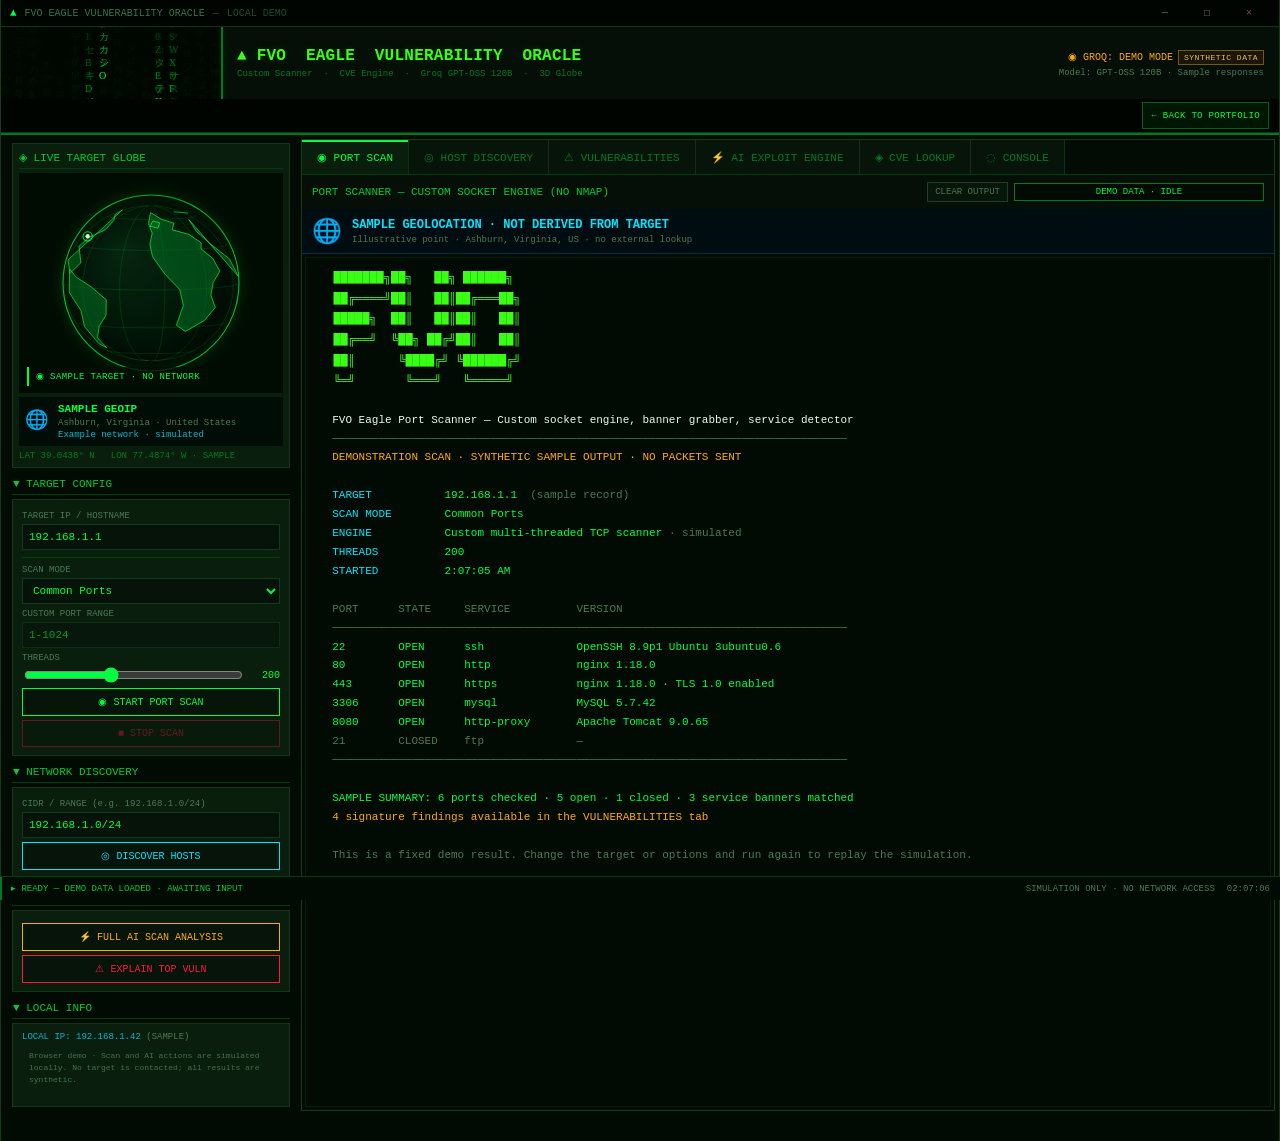
<file: demos/fvo-oracle.html>
<!doctype html>
<html lang="en">
<head>
<meta charset="utf-8">
<meta name="viewport" content="width=device-width,initial-scale=1">
<meta name="theme-color" content="#020a04">
<title>FVO Eagle Vulnerability Oracle — Software Demo</title>
<style>
:root{--deep:#020a04;--dark:#050f07;--panel:#07140a;--card:#0a1e0e;--hover:#0d2612;--bright:#00ff41;--mid:#00cc33;--dim:#007a1f;--deepgreen:#003d0f;--glow:#39ff14;--cyan:#00e5ff;--cyan2:#00b8d4;--amber:#ffab00;--red:#ff1744;--white:#e0ffe8;--gray:#4a7a55;--gray2:#2a4a33;--line:#17431e;font-family:Consolas,"Courier New",monospace;color:var(--white);background:#010401}
*{box-sizing:border-box}html,body{margin:0;min-height:100%;background:#010401;color:var(--white);font-family:Consolas,"Courier New",monospace;font-size:12px}button,input,select{font:inherit}button{cursor:pointer}button:focus-visible,input:focus-visible,select:focus-visible{outline:1px solid var(--bright);outline-offset:2px}.window{min-height:100vh;max-width:1680px;margin:0 auto;background:var(--deep);border-left:1px solid #163b1a;border-right:1px solid #163b1a;display:flex;flex-direction:column;box-shadow:0 0 70px rgba(0,255,65,.035)}.window-bar{height:27px;flex:none;background:#010501;border-bottom:1px solid #143319;display:flex;align-items:center;justify-content:space-between;padding:0 9px;color:#397348;font-size:10px;user-select:none}.window-caption{display:flex;align-items:center;gap:8px}.window-mark{font-weight:bold;color:var(--bright);font-size:11px}.window-controls{display:flex;align-items:center;height:100%;gap:0;color:#578362}.win-ctl{height:100%;width:42px;display:grid;place-items:center}.win-ctl:last-child{color:#8a4848}.win-ctl:hover{background:#102013}.win-ctl:last-child:hover{background:#8d1020;color:white}.app-header{height:72px;flex:none;background:var(--dark);display:flex;align-items:stretch;overflow:hidden;position:relative}.matrix-box{width:220px;height:72px;flex:none;background:#020a04}.header-divider{width:2px;background:var(--dim);box-shadow:0 0 9px rgba(0,255,65,.18)}.title-block{padding:10px 14px;display:flex;flex-direction:column;justify-content:center;min-width:0}.app-title{font-size:16px;font-weight:bold;color:var(--glow);letter-spacing:.015em;white-space:nowrap;text-shadow:0 0 10px rgba(57,255,20,.14)}.app-subtitle{color:var(--dim);font-size:9px;margin-top:4px;white-space:nowrap}.header-right{margin-left:auto;padding:10px 15px 8px;display:flex;flex-direction:column;justify-content:center;align-items:flex-end;gap:5px;white-space:nowrap}.groq-line{color:var(--amber);font-size:10px}.model-line{color:var(--gray);font-size:9px}.demo-stamp{color:#dcc174;font-size:8px;letter-spacing:.06em;border:1px solid #735814;background:#1b1607;padding:2px 5px;margin-left:5px}.green-rule{height:2px;flex:none;background:var(--dim);box-shadow:0 0 10px rgba(0,255,65,.17)}.workspace{flex:1;min-height:0;display:grid;grid-template-columns:292px minmax(0,1fr);gap:4px;padding:4px 4px 30px;background:var(--deep)}.left-scroll{min-height:0;overflow-y:auto;scrollbar-color:#13501e #050f07;scrollbar-width:thin;padding:0 2px}.right-work{min-width:0;min-height:0;display:flex;flex-direction:column;border:1px solid #173c1b;background:var(--deep)}.section-title{color:var(--mid);font-size:11px;margin:10px 6px 4px}.section-rule{height:1px;background:var(--deepgreen);margin:0 5px 4px}.card{background:var(--card);border:1px solid #12361a;padding:8px 9px;margin:4px 5px}.globe-card{padding:7px 6px 6px}.card-title{color:var(--mid);font-size:11px;margin:0 0 4px}.globe-wrap{height:220px;background:#000d02;display:grid;place-items:center;position:relative;overflow:hidden}.globe-wrap:after{content:"";position:absolute;inset:0;pointer-events:none;background:radial-gradient(ellipse at center,transparent 40%,rgba(0,10,2,.62) 100%)}#globe{width:220px;height:220px;max-width:100%;display:block}.globe-overlay{position:absolute;bottom:7px;left:8px;z-index:1;background:rgba(0,13,3,.78);border-left:2px solid var(--bright);padding:4px 7px;color:var(--bright);font-size:9px;letter-spacing:.04em}.geo-strip{display:flex;align-items:center;gap:9px;background:#000d06;margin-top:4px;padding:6px}.geo-flag{font-size:19px;line-height:1}.geo-country{color:var(--bright);font-size:11px;font-weight:bold}.geo-city{color:var(--gray);font-size:9px;margin-top:3px}.geo-isp{color:var(--cyan2);font-size:9px;margin-top:2px}.coords{color:var(--dim);font-size:9px;margin-top:5px}.field-label{color:var(--gray);font-size:9px;display:block;margin:3px 0 3px}.input,.select{width:100%;height:26px;border:1px solid #123a1c;border-radius:0;background:var(--panel);color:var(--bright);padding:4px 6px;font:11px Consolas,"Courier New",monospace;box-shadow:inset 0 0 12px rgba(0,0,0,.18)}.select{color:var(--bright)}.divider{height:1px;background:var(--deepgreen);margin:7px 0}.range-line{display:flex;align-items:center;gap:8px}.range-line input{width:100%;accent-color:var(--bright);height:14px}.range-val{width:32px;text-align:right;color:var(--bright);font-size:10px}.control-btn{display:flex;justify-content:center;align-items:center;gap:6px;width:100%;padding:7px 6px;margin-top:4px;background:var(--panel);border:1px solid currentColor;color:var(--bright);font:10px Consolas,"Courier New",monospace;transition:background .12s,color .12s,box-shadow .12s}.control-btn:hover{background:var(--hover);color:var(--white);box-shadow:0 0 10px rgba(0,255,65,.1)}.control-btn.cyan{color:var(--cyan)}.control-btn.amber{color:var(--amber)}.control-btn.red{color:var(--red)}.control-btn:disabled{opacity:.35;cursor:not-allowed}.local-line{color:var(--cyan2);font-size:9px}.left-note{color:#42724c;font-size:8px;line-height:1.5;margin:8px 7px 12px}.tabs{height:35px;flex:none;display:flex;align-items:stretch;overflow-x:auto;background:#030b05;border-bottom:1px solid var(--deepgreen);scrollbar-width:thin;scrollbar-color:#155022 #030b05}.tab{background:var(--panel);border:0;border-right:1px solid #142e18;color:var(--dim);padding:0 15px;white-space:nowrap;font:11px Consolas,"Courier New",monospace;transition:background .12s,color .12s}.tab:hover{background:var(--hover);color:var(--mid)}.tab.active{background:var(--card);color:var(--bright);box-shadow:inset 0 2px var(--bright)}.tab-pane{flex:1;min-height:0;display:flex;flex-direction:column;overflow:hidden}.page-toolbar{height:34px;flex:none;background:var(--dark);display:flex;align-items:center;justify-content:space-between;padding:0 10px;color:var(--mid);font-size:11px;gap:8px}.toolbar-title{white-space:nowrap;overflow:hidden;text-overflow:ellipsis}.toolbar-tools{display:flex;gap:6px;align-items:center}.small-btn{background:#07150a;color:var(--gray);border:1px solid #17431e;padding:4px 7px;font:9px Consolas,monospace;white-space:nowrap}.small-btn:hover{background:#0d2612;color:var(--bright)}.progress-box{height:18px;width:min(250px,28vw);border:1px solid var(--dim);background:#020a04;position:relative;overflow:hidden;display:flex;align-items:center;justify-content:center;color:var(--bright);font-size:9px;white-space:nowrap}.progress-fill{position:absolute;inset:0 auto 0 0;width:0;background:linear-gradient(90deg,rgba(0,122,31,.72),rgba(0,255,65,.5));transition:width .15s}.progress-label{position:relative;z-index:1;text-shadow:0 1px 2px #000}.geo-banner{height:45px;flex:none;background:#000d10;border-bottom:1px solid #003047;display:flex;align-items:center;padding:3px 10px;gap:10px}.geo-banner-flag{font:24px "Segoe UI Emoji",sans-serif}.geo-banner-title{color:var(--cyan);font-size:12px;font-weight:bold}.geo-banner-detail{color:var(--gray);font-size:9px;margin-top:3px}.terminal{flex:1;min-height:0;overflow:auto;margin:3px;background:var(--deep);border:1px solid #071b0a;padding:10px 13px;color:var(--bright);font:11px/1.72 Consolas,"Courier New",monospace;white-space:pre-wrap;scrollbar-width:thin;scrollbar-color:#145020 #020a04}.term-dim{color:var(--gray)}.term-white{color:var(--white)}.term-cyan{color:var(--cyan)}.term-amber{color:var(--amber)}.term-red{color:var(--red)}.term-green{color:var(--bright)}.term-title{font-size:12px;font-weight:bold;color:var(--glow)}.table-wrap{flex:1;min-height:0;overflow:auto;margin:3px;background:var(--deep);border:1px solid #071b0a;scrollbar-width:thin;scrollbar-color:#145020 #020a04}.data-table{width:100%;border-collapse:collapse;font:10px/1.45 Consolas,"Courier New",monospace}.data-table th{position:sticky;top:0;z-index:1;text-align:left;background:#061109;color:var(--mid);font-weight:normal;padding:8px 9px;border-bottom:1px solid #164a20;white-space:nowrap}.data-table td{padding:7px 9px;border-bottom:1px solid #0b2410;color:#9be2a6;white-space:nowrap}.data-table tbody tr:hover{background:#0a1e0e}.data-table .clickable{cursor:pointer}.data-table .clickable:hover td{color:var(--white)}.sev{display:inline-block;font-size:9px;padding:2px 5px;border:1px solid currentColor}.sev.critical{color:var(--red);background:#1a0000}.sev.high{color:#ff6d00;background:#1a0800}.sev.medium{color:var(--amber);background:#1a1000}.sev.low{color:#76ff03;background:#0a1500}.tab-intro{padding:9px 11px;border-bottom:1px solid #0e3216;background:#040d06;color:var(--gray);font-size:10px;line-height:1.6;flex:none}.tab-inline{display:flex;align-items:center;gap:7px;flex-wrap:wrap;padding:8px;background:#050f07;border-bottom:1px solid #103417;flex:none}.terminal-button{padding:5px 8px;background:#07150a;border:1px solid #17431e;color:var(--cyan);font:10px Consolas,monospace}.terminal-button:hover{background:#0d2612;color:var(--white)}.text-area{flex:1;min-height:0;overflow:auto;margin:3px;background:var(--deep);border:1px solid #071b0a;padding:12px 14px;color:var(--bright);font:11px/1.7 Consolas,"Courier New",monospace;white-space:pre-wrap;scrollbar-width:thin;scrollbar-color:#145020 #020a04}.chat-form{display:flex;align-items:center;gap:7px;padding:7px;background:var(--dark);border-top:1px solid var(--deepgreen);flex:none}.chat-label{color:var(--amber);font-size:11px;white-space:nowrap}.chat-input{flex:1;min-width:20px;height:26px;background:var(--panel);border:1px solid #3b3515;color:var(--amber);padding:4px 7px;font:11px Consolas,monospace}.chat-btn{background:#171304;border:1px solid #806112;color:var(--amber);padding:5px 10px;font:10px Consolas,monospace}.chat-btn:hover{background:#2a2108}.cve-input{height:27px;width:165px;background:var(--panel);border:1px solid #07505b;color:var(--cyan);padding:4px 7px;font:11px Consolas,monospace}.modal-backdrop{display:none;position:fixed;inset:0;background:rgba(0,0,0,.72);z-index:10;align-items:center;justify-content:center;padding:16px}.modal-backdrop.open{display:flex}.modal{width:min(560px,100%);max-height:85vh;overflow:auto;background:#061009;border:1px solid var(--dim);box-shadow:0 0 30px rgba(0,255,65,.12);padding:16px}.modal-head{display:flex;justify-content:space-between;align-items:center;color:var(--glow);font-weight:bold;font-size:13px}.modal-close{color:var(--gray);background:transparent;border:0;font-size:20px}.modal-body{color:#9be2a6;line-height:1.7;font-size:11px}.modal-footer{display:flex;justify-content:flex-end;margin-top:12px}.status-bar{height:24px;flex:none;position:fixed;bottom:0;left:50%;transform:translateX(-50%);width:min(1680px,100%);z-index:5;display:flex;align-items:center;justify-content:space-between;background:#020a04;border-top:1px solid var(--deepgreen);padding:0 10px 0 0;font-size:9px;color:var(--mid)}.status-left{border-left:2px solid var(--dim);padding-left:9px;height:100%;display:flex;align-items:center}.status-right{color:var(--gray);display:flex;align-items:center;gap:12px}.toast{position:fixed;right:18px;bottom:38px;z-index:20;background:#07140a;border:1px solid var(--dim);padding:9px 12px;color:var(--bright);font-size:10px;box-shadow:0 0 20px rgba(0,0,0,.6);max-width:min(380px,90vw)}.hidden{display:none!important}
@media(max-width:940px){.workspace{grid-template-columns:255px minmax(0,1fr)}.matrix-box{width:150px}.app-subtitle{font-size:8px}.tab{padding:0 10px;font-size:10px}.progress-box{width:190px}}
@media(max-width:700px){.window-bar{height:24px}.app-header{height:62px}.matrix-box{width:70px;height:62px}.app-title{font-size:12px;white-space:normal}.app-subtitle{display:none}.header-right{padding:5px 8px}.model-line{display:none}.workspace{display:flex;flex-direction:column;padding:3px 3px 30px}.left-scroll{max-height:45vh;border:1px solid #173c1b}.globe-wrap{height:180px}#globe{height:180px;width:180px}.right-work{height:70vh;min-height:480px}.tabs{height:37px}.tab{padding:0 9px;font-size:9px}.page-toolbar{font-size:9px}.progress-box{width:115px}.toolbar-title{max-width:50vw}.terminal{font-size:10px}.status-right{gap:5px}.status-right span:first-child{display:none}}
@media(max-width:440px){.matrix-box{width:45px}.app-title{font-size:10px}.header-right{font-size:8px}.demo-stamp{margin-left:0}.progress-box{width:92px}.tab{padding:0 7px}.data-table{font-size:9px}}
</style>
<style>
  .portfolio-nav {
    min-height: 32px; display: flex; align-items: center; justify-content: flex-end;
    padding: 3px 10px; background: rgba(1,5,1,.96); border-bottom: 1px solid #143319;
    position: sticky; top: 0; z-index: 7;
  }
  .portfolio-back {
    display: inline-flex; align-items: center; justify-content: center; min-height: 27px;
    padding: 0 8px; border: 1px solid rgba(0,255,65,.32); background: rgba(0,255,65,.07);
    color: var(--bright); font: 9px Consolas, "Courier New", monospace;
    letter-spacing: .035em; text-decoration: none; white-space: nowrap; transition: .15s ease;
  }
  .portfolio-back:hover { border-color: var(--bright); background: rgba(0,255,65,.14); color: var(--white); }
  .portfolio-back:focus-visible { outline: 2px solid var(--bright); outline-offset: 2px; }
  @media(max-width:440px) { .portfolio-back { min-height: 24px; padding: 0 5px; font-size: 8px; } }
</style>
</head>
<body>
<div class="window">
  <div class="window-bar"><div class="window-caption"><span class="window-mark">▲</span><span>FVO EAGLE VULNERABILITY ORACLE</span><span style="color:#244a2c">—</span><span style="color:#244a2c">LOCAL DEMO</span></div><div class="window-controls"><span class="win-ctl">─</span><span class="win-ctl">□</span><span class="win-ctl">×</span></div></div>
  <header class="app-header"><canvas id="matrix" class="matrix-box" width="220" height="72" aria-hidden="true"></canvas><div class="header-divider"></div><div class="title-block"><div class="app-title">▲ FVO&nbsp; EAGLE&nbsp; VULNERABILITY&nbsp; ORACLE</div><div class="app-subtitle">Custom Scanner &nbsp;·&nbsp; CVE Engine &nbsp;·&nbsp; Groq GPT-OSS 120B &nbsp;·&nbsp; 3D Globe</div></div><div class="header-right"><div class="groq-line">◉ GROQ: <span style="color:#ffab00">DEMO MODE</span><span class="demo-stamp">SYNTHETIC DATA</span></div><div class="model-line">Model: GPT-OSS 120B · Sample responses</div></div></header>
  <div class="portfolio-nav"><a class="portfolio-back" href="../index.html#projects" aria-label="Back to Cyber Taqi portfolio projects">← BACK TO PORTFOLIO</a></div>
  <div class="green-rule"></div>
  <div class="workspace">
    <aside class="left-scroll" aria-label="Scanner controls">
      <section class="card globe-card">
        <div class="card-title">◈ LIVE TARGET GLOBE</div>
        <div class="section-rule" style="margin:0 0 4px"></div>
        <div class="globe-wrap"><canvas id="globe" width="220" height="220" aria-label="Animated sample target globe"></canvas><span class="globe-overlay" id="globeTag">◉ SAMPLE TARGET · NO NETWORK</span></div>
        <div class="geo-strip"><span class="geo-flag">🌐</span><div><div class="geo-country" id="geoCountry">SAMPLE GEOIP</div><div class="geo-city" id="geoCity">Ashburn, Virginia · United States</div><div class="geo-isp" id="geoIsp">Example network · simulated</div></div></div>
        <div class="coords" id="geoCoords">LAT 39.0438° N &nbsp; LON 77.4874° W · SAMPLE</div>
      </section>
      <div class="section-title">▼ TARGET CONFIG</div><div class="section-rule"></div>
      <section class="card">
        <label class="field-label" for="target">TARGET IP / HOSTNAME</label><input class="input" id="target" value="192.168.1.1" autocomplete="off">
        <div class="divider"></div>
        <label class="field-label" for="scanMode">SCAN MODE</label><select class="select" id="scanMode"><option>Common Ports</option><option>Top 1024</option><option>Full Range (1-65535)</option><option>Custom Range</option><option>Stealth</option></select>
        <label class="field-label" for="portRange" style="margin-top:5px">CUSTOM PORT RANGE</label><input class="input" id="portRange" value="1-1024">
        <label class="field-label" for="threads" style="margin-top:5px">THREADS</label><div class="range-line"><input type="range" id="threads" min="10" max="500" value="200"><span id="threadVal" class="range-val">200</span></div>
        <button class="control-btn" id="startScan">◉ START PORT SCAN</button><button class="control-btn red" id="stopScan" disabled>■ STOP SCAN</button>
      </section>
      <div class="section-title">▼ NETWORK DISCOVERY</div><div class="section-rule"></div>
      <section class="card">
        <label class="field-label" for="cidr">CIDR / RANGE (e.g. 192.168.1.0/24)</label><input class="input" id="cidr" value="192.168.1.0/24">
        <button class="control-btn cyan" id="discoverHosts">◎ DISCOVER HOSTS</button>
      </section>
      <div class="section-title">▼ AI ENGINE</div><div class="section-rule"></div>
      <section class="card"><button class="control-btn amber" id="fullAnalysis">⚡ FULL AI SCAN ANALYSIS</button><button class="control-btn red" id="explainTop">⚠ EXPLAIN TOP VULN</button></section>
      <div class="section-title">▼ LOCAL INFO</div><div class="section-rule"></div>
      <section class="card"><div class="local-line">LOCAL IP: 192.168.1.42 <span style="color:#4a7a55">(SAMPLE)</span></div><div class="left-note">Browser demo · Scan and AI actions are simulated locally. No target is contacted; all results are synthetic.</div></section>
    </aside>
    <main class="right-work">
      <nav class="tabs" role="tablist" aria-label="FVO program modules">
        <button class="tab active" role="tab" aria-selected="true" data-tab="ports">◉ PORT SCAN</button>
        <button class="tab" role="tab" aria-selected="false" data-tab="hosts">◎ HOST DISCOVERY</button>
        <button class="tab" role="tab" aria-selected="false" data-tab="vulns">⚠ VULNERABILITIES</button>
        <button class="tab" role="tab" aria-selected="false" data-tab="ai">⚡ AI EXPLOIT ENGINE</button>
        <button class="tab" role="tab" aria-selected="false" data-tab="cve">◈ CVE LOOKUP</button>
        <button class="tab" role="tab" aria-selected="false" data-tab="console">◌ CONSOLE</button>
      </nav>
      <section id="tabPane" class="tab-pane" role="tabpanel"></section>
    </main>
  </div>
  <footer class="status-bar"><div class="status-left" id="statusText">▸ READY — DEMO DATA LOADED · AWAITING INPUT</div><div class="status-right"><span>SIMULATION ONLY · NO NETWORK ACCESS</span><span id="clock">00:00:00</span></div></footer>
</div>
<div class="modal-backdrop" id="modal" role="dialog" aria-modal="true"><div class="modal"><div class="modal-head"><span id="modalTitle">Finding details</span><button class="modal-close" id="closeModal" aria-label="Close">×</button></div><div class="divider"></div><div class="modal-body" id="modalBody"></div><div class="modal-footer"><button class="small-btn" id="modalDone">CLOSE</button></div></div></div>
<div id="toast" class="toast hidden" role="status"></div>
<script>
const $=s=>document.querySelector(s), $$=s=>Array.from(document.querySelectorAll(s));
const escapeHTML=s=>String(s).replace(/[&<>"']/g,c=>({'&':'&amp;','<':'&lt;','>':'&gt;','"':'&quot;',"'":'&#39;'}[c]));
const openPorts=[
 {port:22,proto:'tcp',state:'OPEN',service:'ssh',version:'OpenSSH 8.9p1 Ubuntu 3ubuntu0.6'},
 {port:80,proto:'tcp',state:'OPEN',service:'http',version:'nginx 1.18.0'},
 {port:443,proto:'tcp',state:'OPEN',service:'https',version:'nginx 1.18.0 · TLS 1.0 enabled'},
 {port:3306,proto:'tcp',state:'OPEN',service:'mysql',version:'MySQL 5.7.42'},
 {port:8080,proto:'tcp',state:'OPEN',service:'http-proxy',version:'Apache Tomcat 9.0.65'},
 {port:21,proto:'tcp',state:'CLOSED',service:'ftp',version:'—'}
];
const hosts=[
 {ip:'192.168.1.1',name:'gateway.local',mac:'A4:5E:60:2C:91:10',os:'Linux · gateway',ports:'22, 80, 443',risk:'HIGH'},
 {ip:'192.168.1.10',name:'web-01.local',mac:'00:1B:44:11:3A:B7',os:'Ubuntu 22.04',ports:'22, 80, 443',risk:'CRITICAL'},
 {ip:'192.168.1.20',name:'db-primary.local',mac:'B8:27:EB:91:22:04',os:'Linux · database',ports:'22, 3306',risk:'HIGH'},
 {ip:'192.168.1.45',name:'fileshare.local',mac:'3C:52:82:AA:18:40',os:'Windows Server',ports:'135, 139, 445',risk:'MEDIUM'},
 {ip:'192.168.1.78',name:'dev-runner.local',mac:'D0:50:99:01:EF:25',os:'Ubuntu 20.04',ports:'22, 8080',risk:'LOW'}
];
const findings=[
 {id:'CVE-2021-41773',title:'Apache HTTP Server path traversal',host:'web-01.local · 192.168.1.10',service:'Apache 2.4.49 signature · TCP/80',severity:'CRITICAL',score:'9.8',fix:'Upgrade Apache HTTP Server to 2.4.51 or later. Verify that path normalization and access controls are correctly applied.'},
 {id:'CVE-2023-44487',title:'HTTP/2 Rapid Reset denial of service',host:'gateway.local · 192.168.1.1',service:'HTTP/2 · TCP/443',severity:'HIGH',score:'7.5',fix:'Apply vendor patches and configure limits for concurrent HTTP/2 streams.'},
 {id:'FVO-SSL-002',title:'Legacy TLS protocol enabled',host:'web-01.local · 192.168.1.10',service:'TLS 1.0 · TCP/443',severity:'HIGH',score:'7.4',fix:'Disable TLS 1.0 and 1.1. Require TLS 1.2 or later and review cipher-suite policy.'},
 {id:'FVO-PORT-004',title:'Database listener reachable on subnet',host:'db-primary.local · 192.168.1.20',service:'MySQL · TCP/3306',severity:'MEDIUM',score:'6.1',fix:'Restrict database ingress to the application subnet and verify host firewall rules.'},
 {id:'FVO-SSH-001',title:'SSH password authentication enabled',host:'dev-runner.local · 192.168.1.78',service:'OpenSSH · TCP/22',severity:'MEDIUM',score:'5.9',fix:'Disable password authentication and use managed SSH keys.'},
 {id:'FVO-CERT-003',title:'TLS certificate nearing expiration',host:'gateway.local · 192.168.1.1',service:'HTTPS · TCP/443',severity:'LOW',score:'3.7',fix:'Renew the certificate and verify that automatic renewal is configured.'}
];
let activeTab='ports', scanTimer=null, scanKind='', completedPortTarget='192.168.1.1', consoleLines=[], consoleCleared=false, aiLines=[], toastTimer;
function showToast(message){const t=$('#toast');t.textContent=message;t.classList.remove('hidden');clearTimeout(toastTimer);toastTimer=setTimeout(()=>t.classList.add('hidden'),3000)}
function addConsole(line){const stamp=new Date().toLocaleTimeString('en-GB');consoleCleared=false;consoleLines.push(escapeHTML(`[${stamp}] ${line}`));if(activeTab==='console')renderTab()}
function riskTag(s){return `<span class="sev ${s.toLowerCase()}">${s}</span>`}
function toolbar(title,color='var(--mid)',buttons=''){return `<div class="page-toolbar"><span class="toolbar-title" style="color:${color}">${title}</span><div class="toolbar-tools">${buttons}<div class="progress-box"><span class="progress-fill" id="progressFill"></span><span class="progress-label" id="progressLabel">DEMO DATA · IDLE</span></div></div></div>`}
function setProgress(p,label){const f=$('#progressFill'),t=$('#progressLabel');if(f)f.style.width=`${p}%`;if(t)t.textContent=label}
function portTerminal(target='192.168.1.1'){return `<div class="terminal" id="scanTerminal"><span class="term-title">  ███████╗██╗   ██╗ ██████╗</span><br><span class="term-title">  ██╔════╝██║   ██║██╔═══██╗</span><br><span class="term-title">  █████╗  ██║   ██║██║   ██║</span><br><span class="term-title">  ██╔══╝  ╚██╗ ██╔╝██║   ██║</span><br><span class="term-title">  ██║      ╚████╔╝ ╚██████╔╝</span><br><span class="term-title">  ╚═╝       ╚═══╝   ╚═════╝</span><br><br><span class="term-white">  FVO Eagle Port Scanner — Custom socket engine, banner grabber, service detector</span><br><span class="term-dim">  ──────────────────────────────────────────────────────────────────────────────</span><br><span class="term-amber">  DEMONSTRATION SCAN · SYNTHETIC SAMPLE OUTPUT · NO PACKETS SENT</span><br><br><span class="term-cyan">  TARGET</span>           ${escapeHTML(target)}  <span class="term-dim">(sample record)</span><br><span class="term-cyan">  SCAN MODE</span>        ${escapeHTML($('#scanMode')?.value||'Common Ports')}<br><span class="term-cyan">  ENGINE</span>           Custom multi-threaded TCP scanner <span class="term-dim">· simulated</span><br><span class="term-cyan">  THREADS</span>          ${escapeHTML($('#threads')?.value||'200')}<br><span class="term-cyan">  STARTED</span>          ${new Date().toLocaleTimeString()}<br><br><span class="term-dim">  PORT      STATE     SERVICE          VERSION</span><br><span class="term-dim">  ──────────────────────────────────────────────────────────────────────────────</span><br>${openPorts.map(p=>`  <span class="${p.state==='OPEN'?'term-green':'term-dim'}">${String(p.port).padEnd(10)}${p.state.padEnd(10)}${p.service.padEnd(17)}${escapeHTML(p.version)}</span>`).join('<br>')}<br><span class="term-dim">  ──────────────────────────────────────────────────────────────────────────────</span><br><br><span class="term-green">  SAMPLE SUMMARY: 6 ports checked · 5 open · 1 closed · 3 service banners matched</span><br><span class="term-amber">  4 signature findings available in the VULNERABILITIES tab</span><br><br><span class="term-dim">  This is a fixed demo result. Change the target or options and run again to replay the simulation.</span></div>`}
function renderPorts(){const actions='<button class="small-btn" id="clearScan">CLEAR OUTPUT</button>';const scanning=($('#statusText')?.textContent||'').includes('SIMULATING PORT SCAN');const output=scanning?`<div class="terminal" id="scanTerminal"><span class="term-amber">  [DEMO MODE] Simulating scan for ${escapeHTML(completedPortTarget)}…</span><br><span class="term-dim">  Custom socket engine · sample progress only · no socket connections opened.</span></div>`:portTerminal(completedPortTarget);return `${toolbar('PORT SCANNER — CUSTOM SOCKET ENGINE  (NO NMAP)','var(--mid)',actions)}<div class="geo-banner"><span class="geo-banner-flag">🌐</span><div><div class="geo-banner-title">SAMPLE GEOLOCATION · NOT DERIVED FROM TARGET</div><div class="geo-banner-detail">Illustrative point · Ashburn, Virginia, US · no external lookup</div></div></div>${output}`}
function renderHosts(){return `${toolbar('NETWORK HOST DISCOVERY — PING SWEEP + TCP PROBE','var(--cyan)')}<div class="tab-intro">  Demonstration network sweep · Example hosts below are generated locally. No ICMP or TCP probes are sent.</div><div class="table-wrap"><table class="data-table"><thead><tr><th>HOST IP</th><th>HOSTNAME</th><th>MAC ADDRESS</th><th>OS / DEVICE</th><th>OPEN PORTS</th><th>RISK</th></tr></thead><tbody>${hosts.map(h=>`<tr><td>${h.ip}</td><td>${h.name}</td><td>${h.mac}</td><td>${h.os}</td><td>${h.ports}</td><td>${riskTag(h.risk)}</td></tr>`).join('')}</tbody></table></div><div class="tab-intro" style="border-top:1px solid #103417;border-bottom:0">  5 sample hosts found · 256 addresses simulated · discovery profile: ICMP + TCP fallback (80/443/22)</div>`}
function renderVulns(){return `${toolbar('VULNERABILITY ANALYSIS — CVE SIGNATURES + BANNER MATCHING','#ff1744')}<div class="tab-intro">  Signature-matched demonstration findings · 2 CRITICAL / HIGH · 2 MEDIUM · 1 LOW &nbsp; | &nbsp; 6 sample records</div><div class="table-wrap"><table class="data-table"><thead><tr><th>SEVERITY</th><th>ID / SIGNATURE</th><th>FINDING</th><th>AFFECTED HOST</th><th>CVSS</th><th>STATUS</th></tr></thead><tbody>${findings.map((f,i)=>`<tr class="clickable" data-finding="${i}" title="Open finding details"><td>${riskTag(f.severity)}</td><td>${f.id}</td><td>${f.title}</td><td>${f.host}</td><td style="color:${f.severity==='CRITICAL'?'var(--red)':f.severity==='HIGH'?'#ff6d00':'var(--amber)'}">${f.score}</td><td style="color:var(--bright)">OPEN</td></tr>`).join('')}</tbody></table></div><div class="tab-intro" style="border-top:1px solid #103417;border-bottom:0">  Source: synthetic signature database · Click a row for sample remediation guidance · No live CVE feed.</div>`}
function renderAI(){const lines=aiLines.length?aiLines.join('<br><br>'):`<span class="term-title">  FVO AI EXPLOIT ENGINE — Powered by Groq GPT-OSS 120B</span><br><br><span class="term-dim">  Example analysis is preloaded below. AI is not connected in this browser preview.</span><br><br><span class="term-amber">  [SAMPLE ANALYSIS · 09:46:12]</span><br><br><span class="term-white">  EXECUTIVE SUMMARY</span><br>  The simulated perimeter scan found one critical web-service exposure and several<br>  configuration weaknesses. Prioritize the internet-facing Apache signature, then<br>  restrict database access and review the TLS policy.<br><br><span class="term-white">  ATTACK SURFACE</span><br>  24 sample hosts · 87 identified services · 5 example hosts shown<br>  Highest-risk path: public web service → outdated server signature → path traversal<br><br><span class="term-white">  DEFENSIVE PRIORITIES</span><br>  <span class="term-red">  [P1] Patch Apache on web-01.local and verify the installed version.</span><br>  <span class="term-amber">  [P2] Limit MySQL ingress to application hosts; remove broad subnet exposure.</span><br>  <span class="term-cyan">  [P3] Disable TLS 1.0 and require TLS 1.2 or later.</span><br><br><span class="term-dim">  Illustrative, static demo output. Not generated by a live AI model.</span>`;return `${toolbar('GROQ GPT-OSS 120B — EXPLOIT ANALYSIS · OFFENSIVE / DEFENSIVE INTEL','var(--amber)','<button class="small-btn" id="aiKey">⚙ GROQ API KEY</button><button class="small-btn" id="clearAI">CLEAR</button>')}<div class="text-area" id="aiOutput">${lines}</div><form class="chat-form" id="aiForm"><label class="chat-label" for="aiQuestion">ASK AI ▸</label><input class="chat-input" id="aiQuestion" placeholder="Type a demo security question…" autocomplete="off"><button class="chat-btn" type="submit">SEND ▸</button></form>`}
const cveExamples=['CVE-2017-0144','CVE-2019-0708','CVE-2021-41773','CVE-2014-3566'];
const cveSamples={
 'CVE-2017-0144':{score:'8.1',severity:'HIGH',title:'SMBv1 remote code execution · EternalBlue',host:'fileshare.local · 192.168.1.45',service:'SMB · TCP/445',fix:'Disable SMBv1, install applicable Microsoft security updates, and restrict SMB access at the host firewall.'},
 'CVE-2019-0708':{score:'9.8',severity:'CRITICAL',title:'Remote Desktop Services remote code execution · BlueKeep',host:'win-server.demo · sample asset',service:'RDP · TCP/3389',fix:'Apply the vendor security update, disable unused RDP access, and require network-level authentication where supported.'},
 'CVE-2021-41773':{score:'9.8',severity:'CRITICAL',title:'Apache HTTP Server path traversal',host:'web-01.local · 192.168.1.10',service:'Apache HTTP Server · TCP/80',fix:'Upgrade Apache HTTP Server to a fixed vendor release and verify access-control configuration.'},
 'CVE-2014-3566':{score:'4.3',severity:'MEDIUM',title:'SSLv3 POODLE padding-oracle weakness',host:'gateway.local · 192.168.1.1',service:'Legacy TLS endpoint · TCP/443',fix:'Disable SSLv3 and configure modern TLS versions and cipher suites.'}
};
function cveResult(id){const f=cveSamples[id]||{score:'—',severity:'UNMAPPED',title:'No bundled sample record for this identifier',host:'No matching sample asset',service:'No sample service match',fix:'This preview has no saved example for that ID. Check an authoritative vulnerability database for verified details.'};return `<span class="term-title">  CVE LOOKUP — AI-POWERED VULNERABILITY INTELLIGENCE</span><br><br><span class="term-amber">  DEMO RESPONSE · STATIC SAMPLE CONTENT · NO AI/API REQUEST</span><br><br><span class="term-cyan">  CVE ID</span>             ${escapeHTML(id)}<br><span class="term-cyan">  SAMPLE CVSS</span>         ${f.score} / 10 · ${f.severity}<br><span class="term-cyan">  CLASSIFICATION</span>      ${escapeHTML(f.title)}<br><br><span class="term-white">  OVERVIEW</span><br>  Illustrative vulnerability intelligence record. Verify severity, affected versions,<br>  and impact with the vendor before making security decisions.<br><br><span class="term-white">  AFFECTED ASSET IN SAMPLE WORKSPACE</span><br>  ${escapeHTML(f.host)} · ${escapeHTML(f.service)}<br><br><span class="term-white">  DEFENSIVE GUIDANCE</span><br>  ${escapeHTML(f.fix)}<br><br><span class="term-dim">  No exploit code is included. This is not a live CVE feed or an AI response.</span>`}
function renderCVE(id='CVE-2021-41773'){return `${toolbar('CVE LOOKUP — AI-POWERED VULNERABILITY INTELLIGENCE','var(--cyan)')}<div class="tab-inline"><label for="cveId" style="color:var(--cyan)">CVE ID ▸</label><input class="cve-input" id="cveId" value="${escapeHTML(id)}"><button class="terminal-button" id="lookupCVE">◈ LOOKUP</button>${cveExamples.map(c=>`<button class="terminal-button cve-preset" data-cve="${c}">${c}</button>`).join('')}</div><div class="text-area" id="cveOutput">${cveResult(id)}</div>`}
function renderConsole(){const initial=consoleLines.length?consoleLines.join('<br>'):consoleCleared?'<span class="term-dim">  Console cleared.</span>':`<span class="term-green">[${new Date().toLocaleTimeString('en-GB')}] FVO Eagle Vulnerability Oracle started</span><br><span class="term-dim">[${new Date().toLocaleTimeString('en-GB')}] Browser preview · synthetic demo mode</span><br><span class="term-green">[${new Date().toLocaleTimeString('en-GB')}] Scanner: simulated socket engine (no nmap)</span><br><span class="term-amber">[${new Date().toLocaleTimeString('en-GB')}] Groq AI: sample mode · no API connection</span><br><span class="term-dim">[${new Date().toLocaleTimeString('en-GB')}] Ready · awaiting user action</span>`;return `${toolbar('SYSTEM CONSOLE & EVENT LOG','var(--mid)','<button class="small-btn" id="clearConsole">CLEAR</button>')}<div class="text-area" id="consoleOutput">${initial}</div>`}
function renderTab(){const pane=$('#tabPane');const renderers={ports:renderPorts,hosts:renderHosts,vulns:renderVulns,ai:renderAI,cve:()=>renderCVE(),console:renderConsole};pane.innerHTML=renderers[activeTab]();$$('.tab').forEach(b=>{const on=b.dataset.tab===activeTab;b.classList.toggle('active',on);b.setAttribute('aria-selected',on?'true':'false')});bindTabActions()}
function switchTab(tab){activeTab=tab;renderTab()}
function bindTabActions(){$$('#tabPane [data-finding]').forEach(row=>row.addEventListener('click',()=>showFinding(findings[Number(row.dataset.finding)])));const clear=$('#clearScan');if(clear)clear.onclick=()=>{$('#scanTerminal').innerHTML='<span class="term-dim">  Output cleared. Start a demo scan to replay the synthetic sample result.</span>';showToast('Port scan output cleared.')};const clearC=$('#clearConsole');if(clearC)clearC.onclick=()=>{consoleLines=[];consoleCleared=true;renderTab();showToast('Console log cleared.')};const clearAI=$('#clearAI');if(clearAI)clearAI.onclick=()=>{aiLines=[];renderTab();showToast('AI output cleared.')};const aiForm=$('#aiForm');if(aiForm)aiForm.onsubmit=e=>{e.preventDefault();const q=$('#aiQuestion').value.trim();if(!q)return;aiLines.push(`<span class="term-cyan">  YOU ▸</span> ${escapeHTML(q)}<br><span class="term-amber">  DEMO RESPONSE ▸</span> This preview does not contact an AI model. For a real assessment, validate the affected service version, prioritize patching internet-facing findings, and restrict access to the minimum required hosts.`);renderTab();$('#aiOutput').scrollTop=$('#aiOutput').scrollHeight};const lookup=$('#lookupCVE');if(lookup)lookup.onclick=()=>{const id=$('#cveId').value.trim().toUpperCase()||'CVE-2021-41773';$('#cveOutput').innerHTML=cveResult(id);addConsole(`Demo CVE lookup displayed for ${id} (no API request).`)};$$('.cve-preset').forEach(b=>b.onclick=()=>{$('#cveId').value=b.dataset.cve;$('#cveOutput').innerHTML=cveResult(b.dataset.cve)});const key=$('#aiKey');if(key)key.onclick=()=>showToast('Groq credentials are not used in this standalone demo.');}
function showFinding(f){if(!f)return;$('#modalTitle').textContent=`${f.id} · ${f.severity} · CVSS ${f.score}`;$('#modalBody').innerHTML=`<p><strong style="color:var(--white)">${escapeHTML(f.title)}</strong></p><p><span style="color:var(--gray)">AFFECTED:</span> ${escapeHTML(f.host)}</p><p><span style="color:var(--gray)">SERVICE:</span> ${escapeHTML(f.service)}</p><p><span style="color:var(--gray)">REMEDIATION:</span> ${escapeHTML(f.fix)}</p><p style="color:var(--amber)">SYNTHETIC DEMO FINDING · Verify all details against vendor advisories.</p>`;$('#modal').classList.add('open')}
function setGeo(target){$('#geoCountry').textContent='SAMPLE GEOIP';$('#geoCity').textContent='Ashburn, Virginia · United States';$('#geoIsp').textContent='Example network · simulated';$('#geoCoords').textContent='LAT 39.0438° N   LON 77.4874° W · SAMPLE';$('#globeTag').textContent=`◉ ${target.toUpperCase()} · DEMO`}
function startSimulation(kind){const target=(kind==='hosts'?$('#cidr').value:$('#target').value).trim();if(!target){showToast('Enter a target for the local demo simulation.');return}if(scanTimer){showToast('A demo simulation is already running.');return}scanKind=kind;if(kind==='ports')completedPortTarget=target;const start=$('#startScan'),stop=$('#stopScan');start.disabled=true;stop.disabled=false;$('#statusText').textContent=kind==='hosts'?'▸ SIMULATING HOST DISCOVERY · NO PROBES SENT':'▸ SIMULATING PORT SCAN · NO PACKETS SENT';setProgress(0,'INITIALIZING DEMO…');addConsole(`Starting local ${kind==='hosts'?'host discovery':'port scan'} simulation for ${target}. No network traffic sent.`);if(kind==='ports'){$('#scanTerminal').innerHTML=`<span class="term-amber">  [DEMO MODE] Initializing simulated scan for ${escapeHTML(target)}…</span><br><span class="term-dim">  No socket connections will be opened. Sample results will appear when complete.</span>`;switchTab('ports')}else{switchTab('hosts');$('#tabPane').querySelector('.tab-intro').textContent='  Simulating discovery sweep for '+escapeHTML(target)+' · No ICMP or TCP probes are sent.'}let progress=0;const steps=['RESOLVING SAMPLE TARGET…','CHECKING DEMO PORTS…','MATCHING SAMPLE BANNERS…','PREPARING SYNTHETIC RESULTS…'];scanTimer=setInterval(()=>{progress=Math.min(100,progress+2.5);setProgress(progress,steps[Math.min(3,Math.floor(progress/27))]+' '+Math.floor(progress)+'%');if(progress>=100){clearInterval(scanTimer);scanTimer=null;start.disabled=false;stop.disabled=true;$('#statusText').textContent='▸ READY — DEMO SCAN COMPLETE · SYNTHETIC RESULTS';setProgress(100,'DEMO COMPLETE · 100%');if(kind==='ports'&&activeTab==='ports'){const terminal=$('#scanTerminal');if(terminal)terminal.outerHTML=portTerminal(target);setGeo(target)}addConsole(`Demo ${kind==='hosts'?'host discovery':'port scan'} completed for ${target}; sample output displayed.`);showToast('Demo simulation complete · sample results only.')}},55)}
function stopSimulation(){if(!scanTimer)return;clearInterval(scanTimer);scanTimer=null;$('#startScan').disabled=false;$('#stopScan').disabled=true;$('#statusText').textContent='▸ SIMULATION STOPPED · NO NETWORK ACTIVITY';setProgress(0,'STOPPED · DEMO ONLY');const terminal=$('#scanTerminal');if(scanKind==='ports'&&terminal)terminal.innerHTML='<span class="term-amber">  Demo simulation stopped. No network activity occurred.</span>';addConsole('Demo simulation stopped by user. No packets were sent.')}
function runAIShortcut(kind){switchTab('ai');aiLines=[];aiLines.push(kind==='full'?'<span class="term-amber">  [DEMO ANALYSIS · STATIC SAMPLE OUTPUT]</span><br><br><span class="term-white">  FULL SCAN ANALYSIS</span><br>  Sample attack surface: 5 example hosts, 18 illustrative findings.<br>  Prioritize the exposed Apache path traversal signature on web-01.local.<br>  Restrict database ingress, then disable legacy TLS and SSH password login.<br><br><span class="term-dim">  Prewritten defensive summary · no AI model was contacted.</span>':'<span class="term-amber">  [DEMO EXPLANATION · STATIC SAMPLE OUTPUT]</span><br><br><span class="term-white">  TOP SAMPLE FINDING: CVE-2021-41773</span><br>  Example Apache path traversal signature on web-01.local. Update the affected<br>  server and verify patch level with the vendor. Restrict public access until fixed.<br><br><span class="term-dim">  Defensive guidance only · no AI model was contacted.</span>');renderTab();addConsole(`Displayed prewritten ${kind==='full'?'full analysis':'top finding explanation'} sample.`)}
$$('.tab').forEach(b=>b.addEventListener('click',()=>switchTab(b.dataset.tab)));
$('#threads').addEventListener('input',e=>$('#threadVal').textContent=e.target.value);
$('#scanMode').addEventListener('change',e=>{$('#portRange').disabled=e.target.value!=='Custom Range';$('#portRange').style.opacity=e.target.value==='Custom Range'?'1':'.55'});
$('#startScan').addEventListener('click',()=>startSimulation('ports'));
$('#stopScan').addEventListener('click',stopSimulation);
$('#discoverHosts').addEventListener('click',()=>startSimulation('hosts'));
$('#fullAnalysis').addEventListener('click',()=>runAIShortcut('full'));
$('#explainTop').addEventListener('click',()=>runAIShortcut('top'));
$('#closeModal').addEventListener('click',()=>$('#modal').classList.remove('open'));
$('#modalDone').addEventListener('click',()=>$('#modal').classList.remove('open'));
$('#modal').addEventListener('click',e=>{if(e.target===$('#modal'))$('#modal').classList.remove('open')});
document.addEventListener('keydown',e=>{if(e.key==='Escape')$('#modal').classList.remove('open')});
function tick(){const d=new Date();$('#clock').textContent=d.toLocaleTimeString('en-GB');requestAnimationFrame(()=>setTimeout(tick,1000))}tick();
function drawMatrix(){const c=$('#matrix'),ctx=c.getContext('2d'),w=c.width,h=c.height,chars='01アイウカキクケコサシスセソタチツテトナニヌネハマヤラワABCDEFGHIJKLMNOPQRSTUVWXYZ';const n=Math.ceil(w/14);let drops=Array.from({length:n},()=>Math.random()*(h/13));setInterval(()=>{ctx.fillStyle='rgba(2,10,4,.22)';ctx.fillRect(0,0,w,h);ctx.font='10px Consolas';for(let i=0;i<drops.length;i++){const ch=chars[Math.floor(Math.random()*chars.length)],y=drops[i]*13;ctx.fillStyle='#00ff41';ctx.fillText(ch,i*14,y);ctx.fillStyle='rgba(0,180,40,.5)';ctx.fillText(chars[Math.floor(Math.random()*chars.length)],i*14,y-13);if(y>h&&Math.random()>.97)drops[i]=0;else drops[i]++}},65)}drawMatrix();
function drawGlobe(){const canvas=$('#globe'),ctx=canvas.getContext('2d'),size=canvas.width,cx=size/2,cy=size/2,r=88;let rot=0;const continents=[[[72,-165],[68,-140],[58,-125],[50,-128],[42,-124],[32,-117],[24,-105],[18,-92],[9,-78],[18,-66],[30,-80],[38,-74],[47,-58],[57,-60],[64,-78],[71,-95]],[[12,-80],[7,-68],[1,-52],[-8,-40],[-20,-42],[-30,-52],[-42,-64],[-54,-68],[-49,-74],[-32,-72],[-18,-66],[-5,-78]],[[70,-10],[60,5],[55,18],[48,12],[43,27],[35,35],[30,32],[22,40],[12,44],[4,36],[-5,34],[-15,40],[-25,33],[-34,19],[-28,10],[-12,13],[0,10],[12,0],[25,-8],[35,-10],[45,-8],[55,-12]],[[70,40],[65,75],[58,100],[50,128],[42,142],[30,130],[20,110],[10,103],[5,78],[20,62],[33,45],[45,38],[58,45]],[[ -12,113],[-20,112],[-28,115],[-36,132],[-40,146],[-30,154],[-20,150],[-14,135]],[[58,-7],[52,-10],[50,-2],[56,1]]];function project(lat,lon){let la=lat*Math.PI/180,lo=(lon+rot)*Math.PI/180,x=Math.cos(la)*Math.sin(lo),z=Math.cos(la)*Math.cos(lo),y=Math.sin(la);return{x:cx+r*x,y:cy-r*(y*.88-z*.08),z}}function frame(){ctx.clearRect(0,0,size,size);ctx.save();ctx.beginPath();ctx.arc(cx,cy,r,0,Math.PI*2);ctx.clip();const g=ctx.createRadialGradient(cx-r*.32,cy-r*.38,3,cx,cy,r);g.addColorStop(0,'#062510');g.addColorStop(.72,'#001507');g.addColorStop(1,'#000602');ctx.fillStyle=g;ctx.fillRect(0,0,size,size);ctx.strokeStyle='rgba(0,204,51,.22)';ctx.lineWidth=.7;for(let lat=-60;lat<=60;lat+=30){ctx.beginPath();for(let lon=-180;lon<=180;lon+=3){let p=project(lat,lon);if(p.z<0)continue;if(lon===-180)ctx.moveTo(p.x,p.y);else ctx.lineTo(p.x,p.y)}ctx.stroke()}for(let lon=-150;lon<=180;lon+=30){ctx.beginPath();let started=false;for(let lat=-88;lat<=88;lat+=2){let p=project(lat,lon);if(p.z<0){started=false;continue}if(!started){ctx.moveTo(p.x,p.y);started=true}else ctx.lineTo(p.x,p.y)}ctx.stroke()}for(const poly of continents){ctx.beginPath();let started=false;for(const [lat,lon] of poly){const p=project(lat,lon);if(p.z<=0){started=false;continue}if(!started){ctx.moveTo(p.x,p.y);started=true}else ctx.lineTo(p.x,p.y)}ctx.closePath();ctx.fillStyle='rgba(0,112,34,.56)';ctx.strokeStyle='rgba(0,255,65,.8)';ctx.lineWidth=.85;ctx.fill();ctx.stroke()}ctx.restore();ctx.beginPath();ctx.arc(cx,cy,r,0,Math.PI*2);ctx.strokeStyle='rgba(0,255,65,.8)';ctx.lineWidth=1.1;ctx.shadowColor='#00ff41';ctx.shadowBlur=12;ctx.stroke();ctx.shadowBlur=0;const p=project(39,-77);if(p.z>0){const pulse=5+Math.sin(Date.now()/220)*2;ctx.beginPath();ctx.arc(p.x,p.y,pulse,0,Math.PI*2);ctx.strokeStyle='rgba(0,255,65,.9)';ctx.stroke();ctx.beginPath();ctx.arc(p.x,p.y,2.2,0,Math.PI*2);ctx.fillStyle='#e0ffe8';ctx.fill()}rot=(rot+.13)%360;requestAnimationFrame(frame)}frame()}
$('#portRange').disabled=true;$('#portRange').style.opacity='.55';
renderTab();drawGlobe();
</script>
</body>
</html>
</file>
